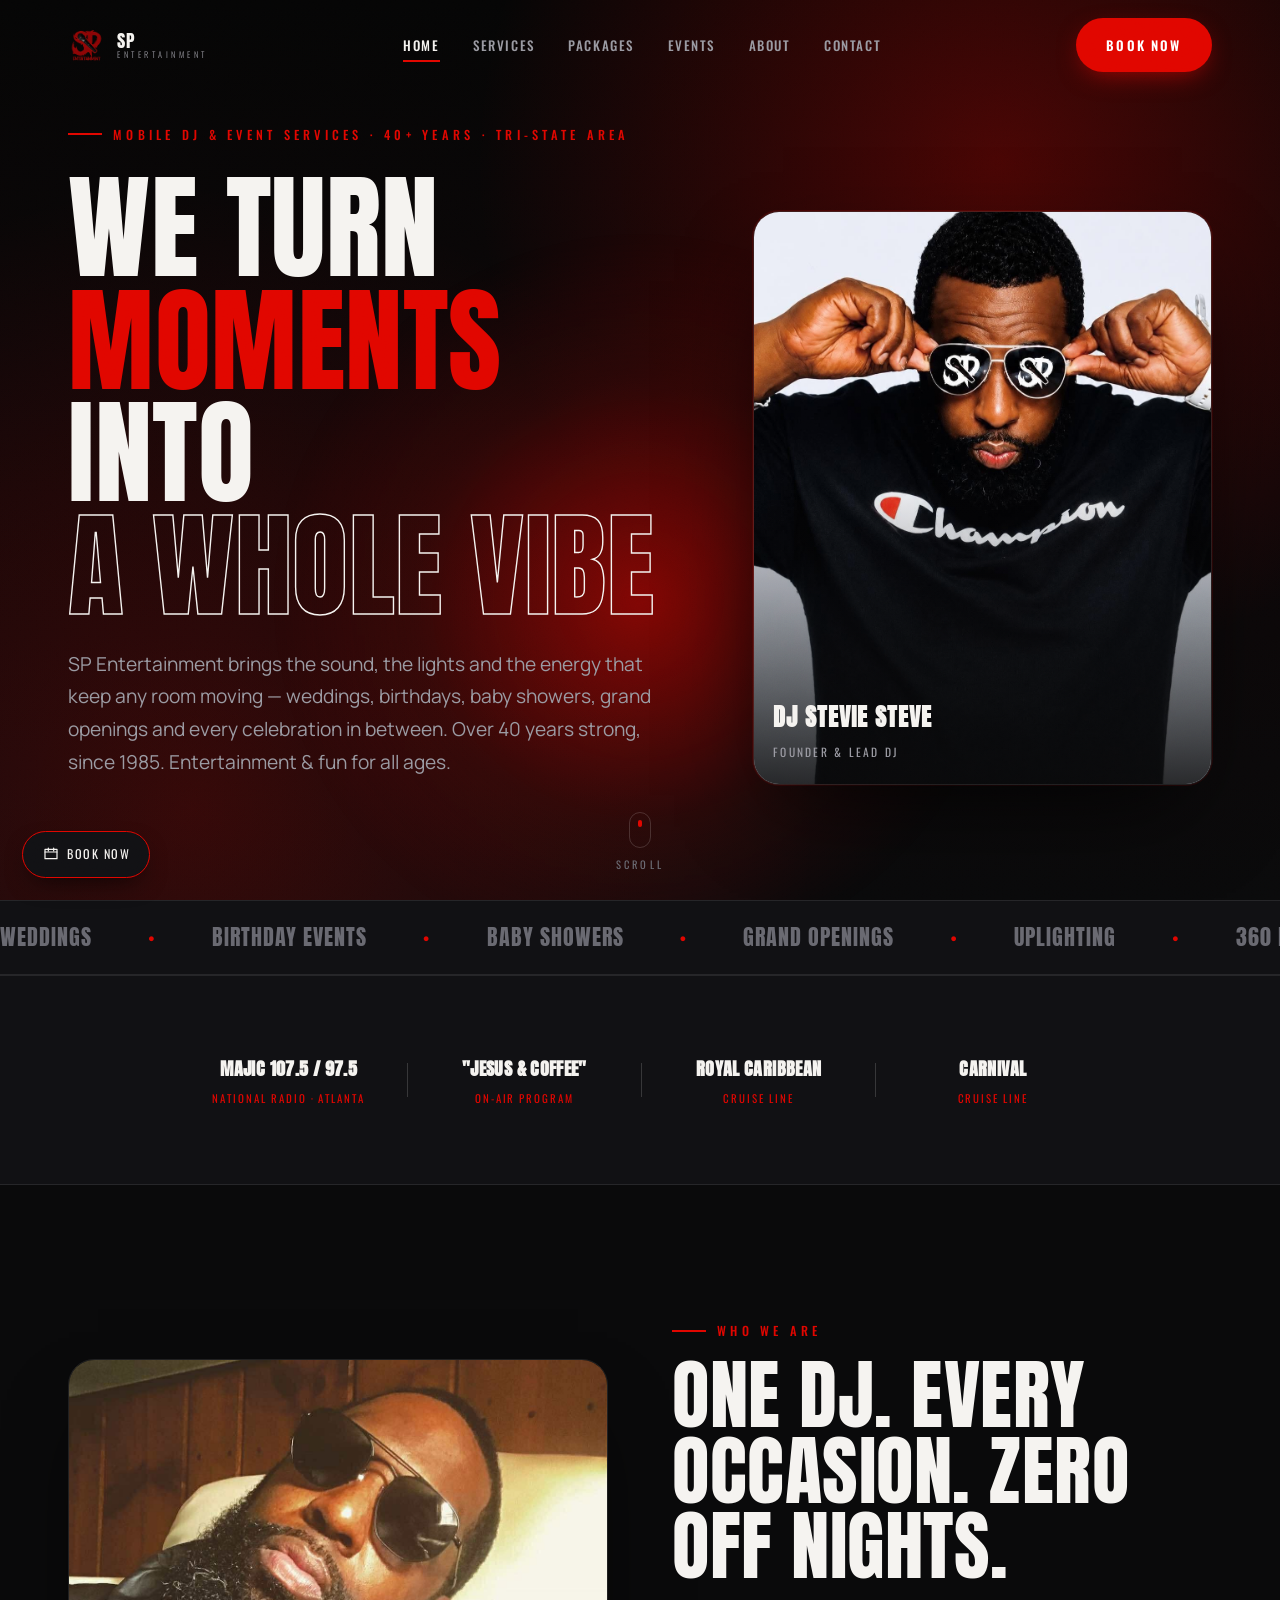
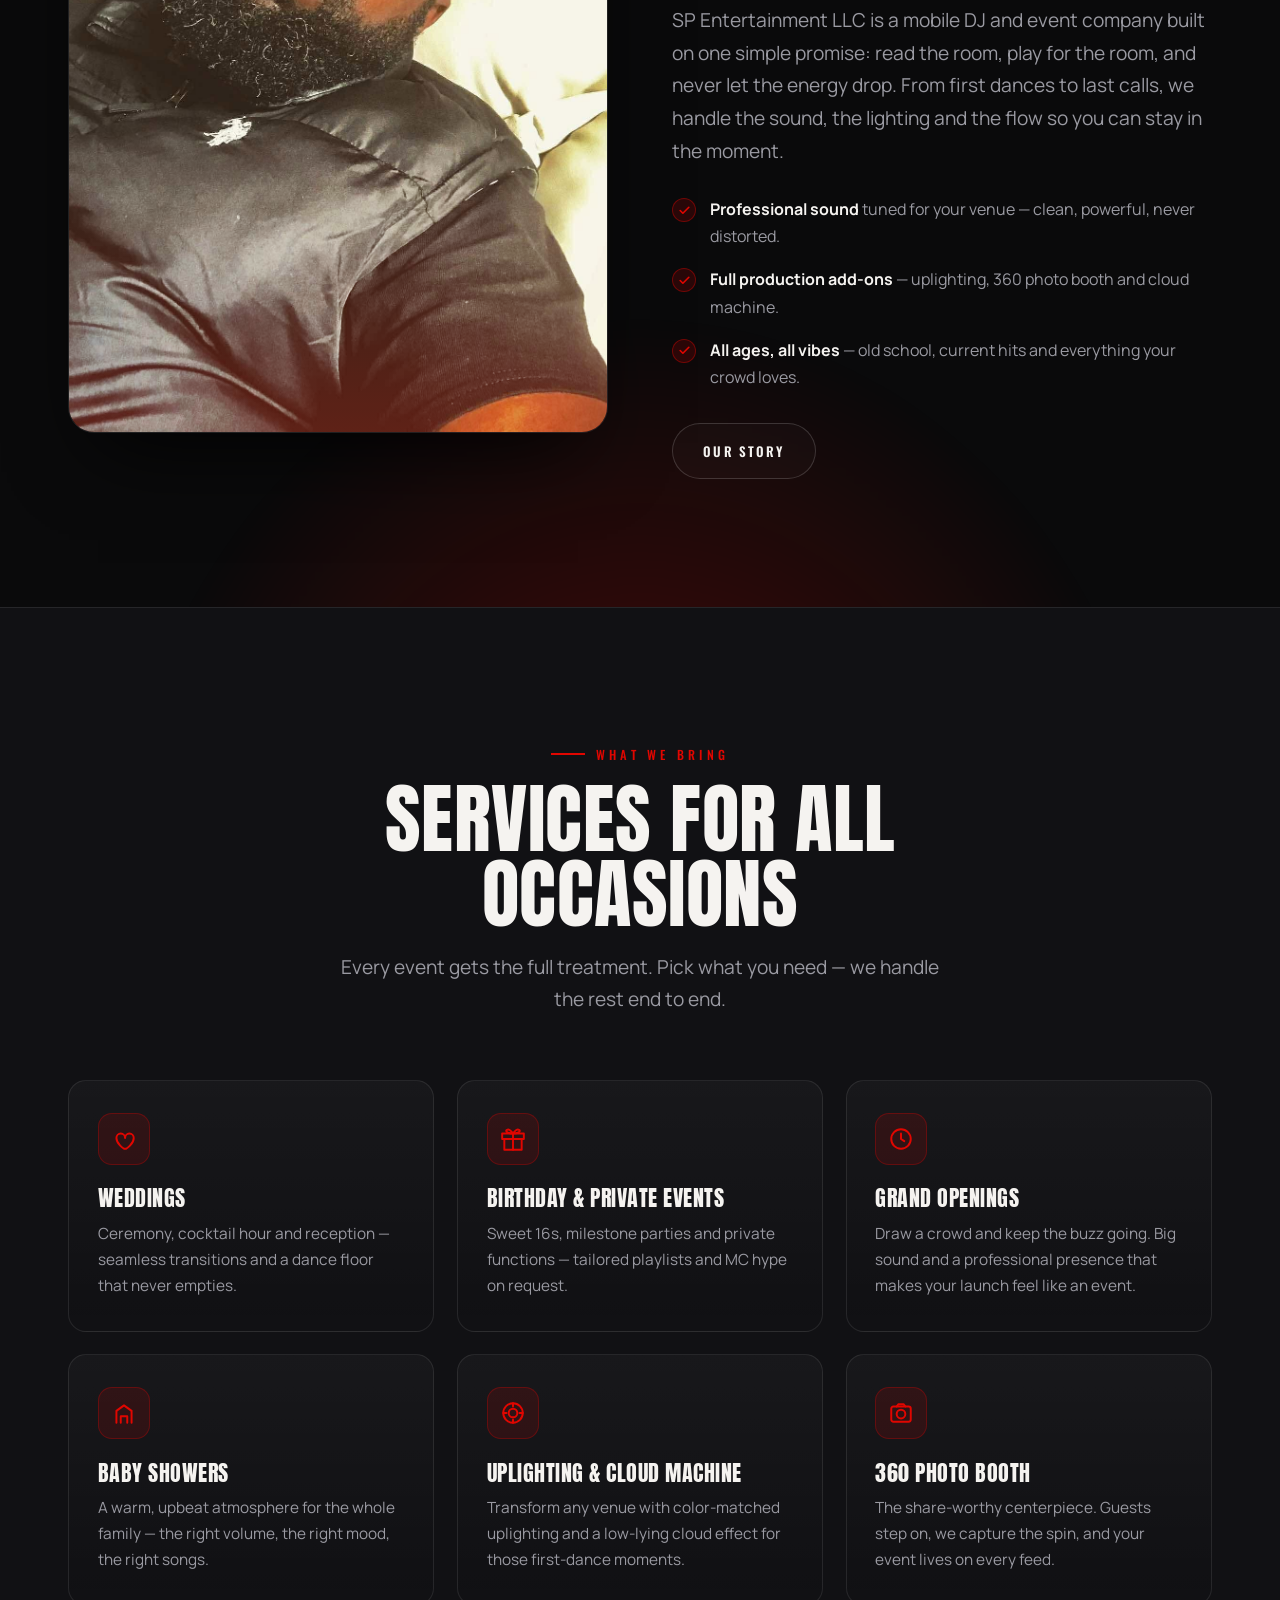
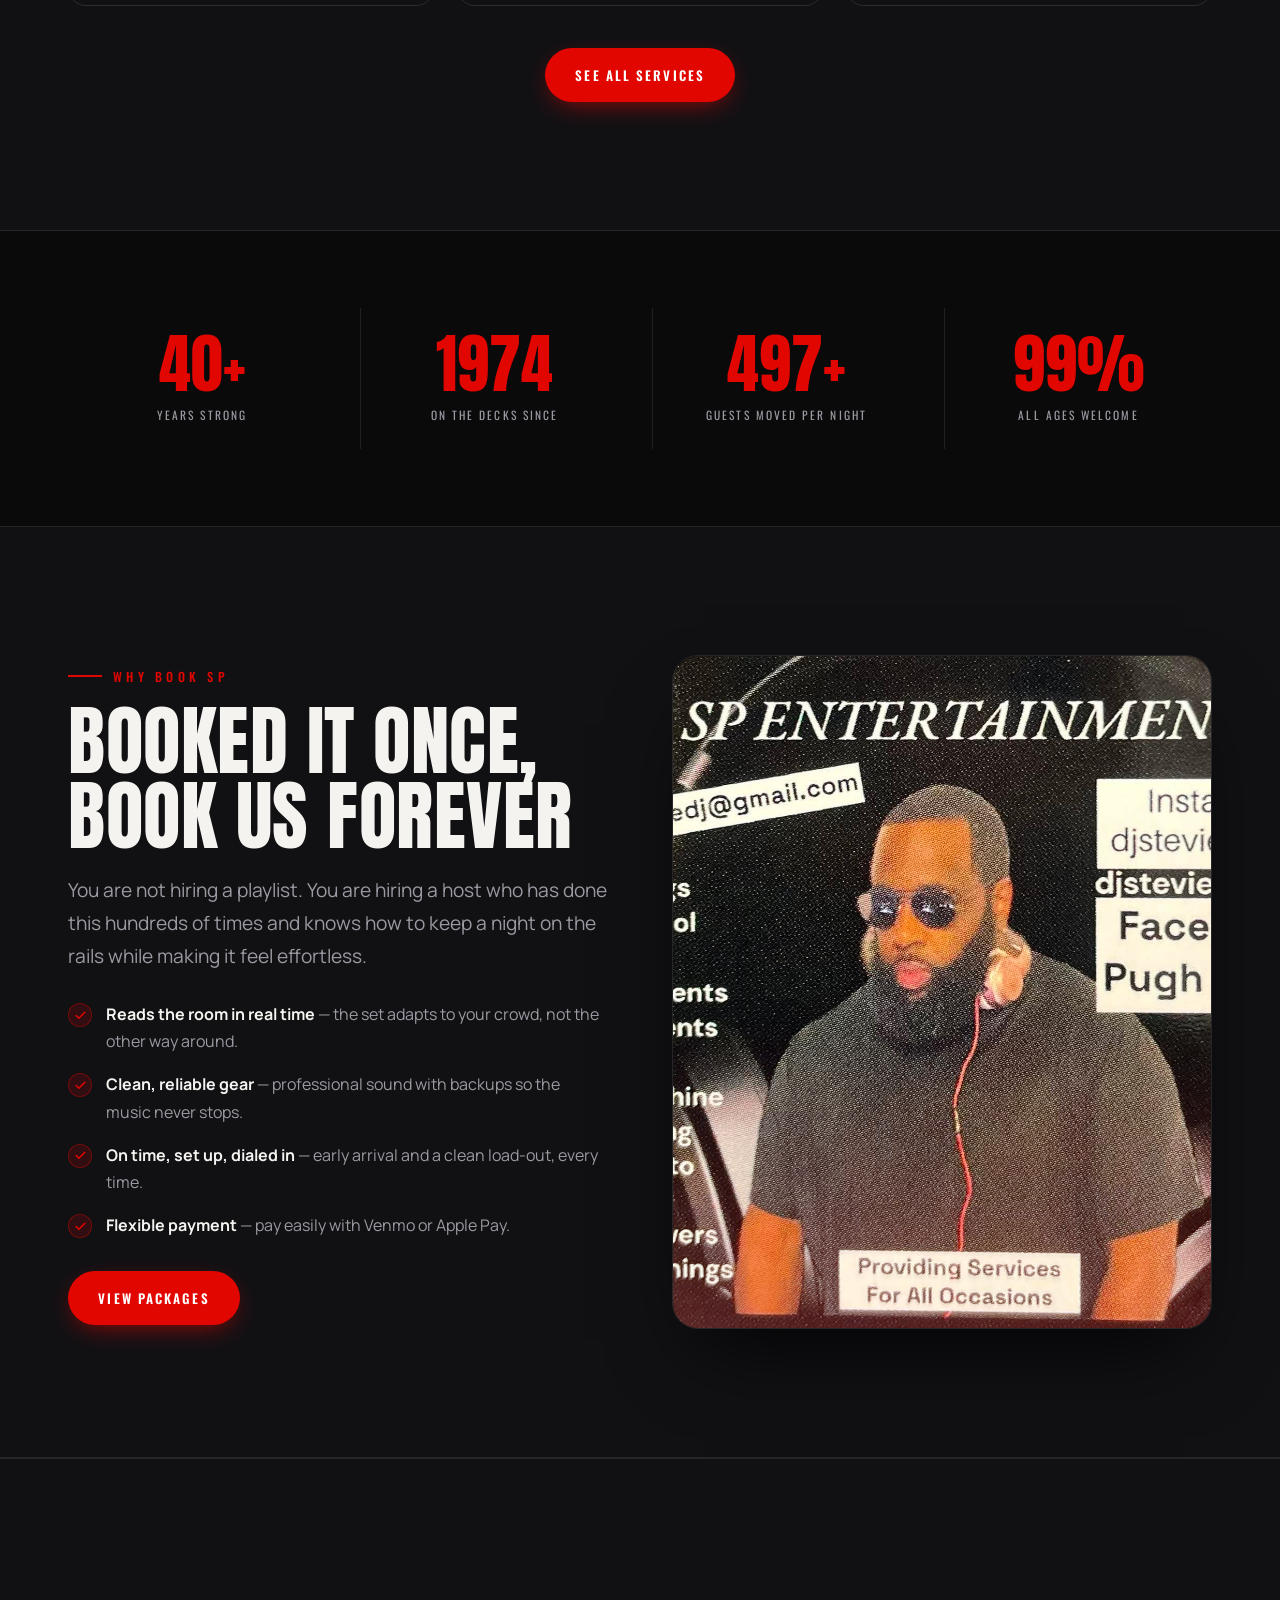
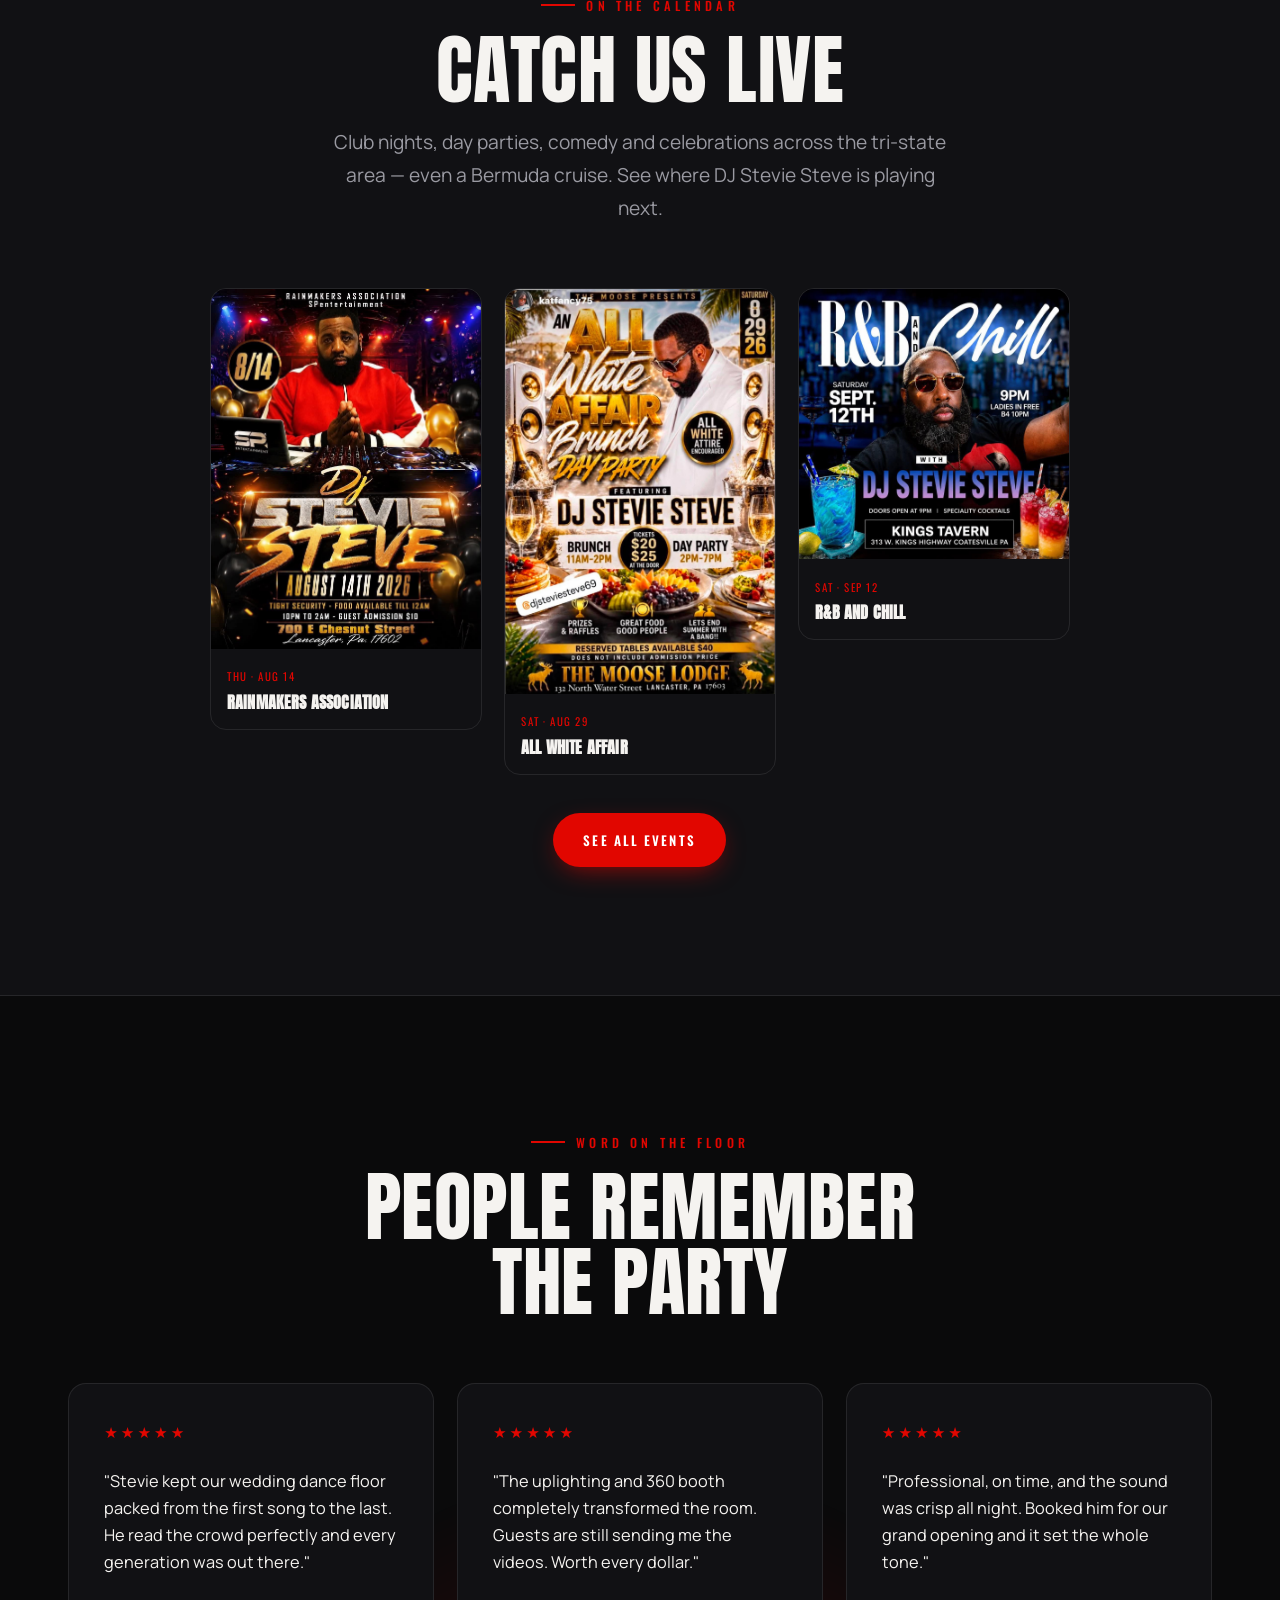
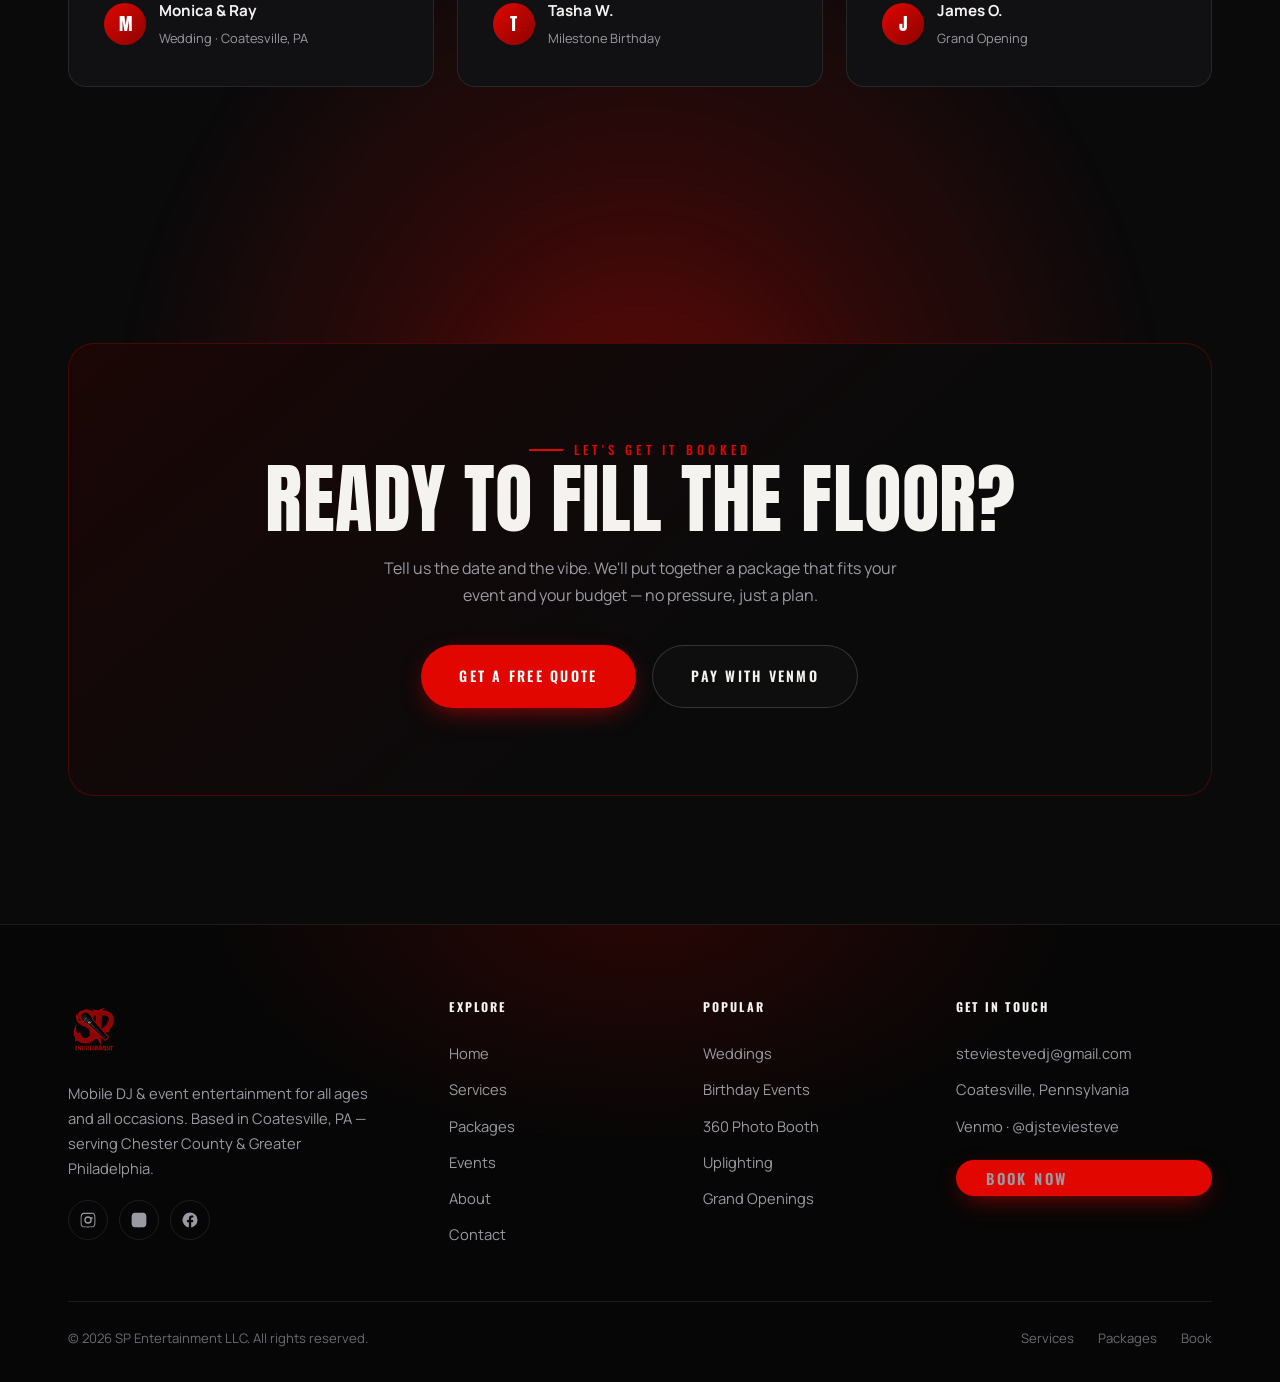
<file: index.html>
<!DOCTYPE html>
<html lang="en">
<head>
  <meta charset="UTF-8" />
  <meta name="viewport" content="width=device-width, initial-scale=1.0" />
  <script>document.documentElement.classList.add('js');</script>

  <!-- SEO -->
  <title>SP Entertainment LLC | Mobile DJ & Event Services — Coatesville, PA</title>
  <meta name="description" content="SP Entertainment LLC is a premium mobile DJ and event service led by Stevie Pugh (DJ Stevie Steve) in Coatesville, PA. Weddings, birthdays, baby showers, grand openings, uplighting, 360 photo booth and more — for all occasions." />
  <meta name="keywords" content="mobile DJ Coatesville PA, wedding DJ Chester County, event DJ Pennsylvania, 360 photo booth, uplighting, baby shower DJ, grand opening DJ, SP Entertainment, DJ Stevie Steve" />
  <meta name="author" content="SP Entertainment LLC" />
  <link rel="canonical" href="https://spentertainmentllc.com/" />

  <!-- Open Graph -->
  <meta property="og:type" content="business.business" />
  <meta property="og:title" content="SP Entertainment LLC | Mobile DJ & Event Services" />
  <meta property="og:description" content="Premium mobile DJ and full event production for weddings, parties and every occasion — Coatesville, PA." />
  <meta property="og:image" content="images/stevie-ceo.jpg" />

  <!-- Favicon -->
  <link rel="icon" href="images/favicon.ico" sizes="any" />
  <link rel="icon" type="image/png" href="images/favicon.png" />
  <link rel="apple-touch-icon" href="images/favicon.png" />

  <!-- Fonts -->
  <link rel="preconnect" href="https://fonts.googleapis.com" />
  <link rel="preconnect" href="https://fonts.gstatic.com" crossorigin />
  <link href="https://fonts.googleapis.com/css2?family=Anton&family=Oswald:wght@300;500;600&family=Manrope:wght@400;500;600;700;800&display=swap" rel="stylesheet" />

  <link rel="stylesheet" href="style.css" />

  <!-- Local Business structured data (SEO) -->
  <script type="application/ld+json">
  {
    "@context": "https://schema.org",
    "@type": "MusicGroup",
    "name": "SP Entertainment LLC",
    "description": "Mobile DJ and event entertainment service for all occasions.",
    "founder": "Stevie Pugh",
    "email": "steviestevedj@gmail.com",
    "areaServed": "Coatesville, Pennsylvania and Greater Philadelphia",
    "sameAs": [
      "https://www.instagram.com/djsteviesteve69",
      "https://www.instagram.com/djsteviesteve5487",
      "https://www.facebook.com/steviestevedj"
    ]
  }
  </script>
</head>
<body>

  <!-- ============================= NAV ============================= -->
  <header class="nav">
    <div class="wrap nav-inner">
      <a href="index.html" class="brand" aria-label="SP Entertainment home">
        <img src="images/logo-red.png" alt="SP Entertainment logo" />
        <span class="brand-word">SP<small>Entertainment</small></span>
      </a>
      <nav class="nav-links" aria-label="Primary">
        <a href="index.html" class="active">Home</a>
        <a href="services.html">Services</a>
        <a href="packages.html">Packages</a>
        <a href="events.html">Events</a>
        <a href="about.html">About</a>
        <a href="contact.html">Contact</a>
      </nav>
      <div class="nav-cta">
        <a href="contact.html" class="btn btn-primary">Book Now</a>
        <button class="nav-toggle" aria-label="Open menu" aria-expanded="false" aria-controls="mobile-menu">
          <span></span><span></span><span></span>
        </button>
      </div>
    </div>
  </header>

  <!-- Mobile drawer -->
  <div class="mobile-menu" id="mobile-menu">
    <a href="index.html" class="active">Home</a>
    <a href="services.html">Services</a>
    <a href="packages.html">Packages</a>
    <a href="events.html">Events</a>
    <a href="about.html">About</a>
    <a href="contact.html">Contact</a>
    <a href="contact.html" class="btn btn-primary btn-lg">Book Now</a>
  </div>

  <!-- ============================= HERO ============================= -->
  <section class="hero">
    <div class="hero-bg"></div>
    <div class="hero-beam"></div>
    <div class="wrap hero-grid">
      <div class="hero-copy">
        <div class="hero-kicker eyebrow reveal">Mobile DJ &amp; Event Services · 40+ Years · Tri-State Area</div>
        <h1 class="display-xl reveal d1">
          <span class="line">We Turn</span>
          <span class="line"><span class="red">Moments</span> Into</span>
          <span class="line stroke">A Whole Vibe</span>
        </h1>
        <p class="lede reveal d2">
          SP Entertainment brings the sound, the lights and the energy that keep any room moving —
          weddings, birthdays, baby showers, grand openings and every celebration in between.
          Over 40 years strong, since 1985. Entertainment &amp; fun for all ages.
        </p>
        <div class="hero-actions reveal d3">
          <a href="contact.html" class="btn btn-primary btn-lg">Get a Free Quote</a>
          <a href="services.html" class="btn btn-ghost btn-lg">Explore Services</a>
          <div class="equalizer" aria-hidden="true"><span></span><span></span><span></span><span></span><span></span></div>
        </div>
      </div>

      <figure class="hero-portrait reveal d2">
        <img src="images/stevie-ceo.jpg" alt="Stevie Pugh, DJ Stevie Steve, founder of SP Entertainment" />
        <figcaption class="tag">
          <b>DJ Stevie Steve</b>
          <span>Founder &amp; Lead DJ</span>
        </figcaption>
      </figure>
    </div>

    <div class="scroll-cue" aria-hidden="true">
      <span class="dot"></span>
      Scroll
    </div>
  </section>

  <!-- ============================= MARQUEE ============================= -->
  <div class="marquee" aria-hidden="true">
    <div class="marquee-track">
      <span>Weddings</span><span>Birthday Events</span><span>Baby Showers</span><span>Grand Openings</span>
      <span>Uplighting</span><span>360 Photo Booth</span><span>Old School</span><span>Private Events</span>
      <span>Weddings</span><span>Birthday Events</span><span>Baby Showers</span><span>Grand Openings</span>
      <span>Uplighting</span><span>360 Photo Booth</span><span>Old School</span><span>Private Events</span>
    </div>
  </div>

  <!-- ============================= CREDENTIALS ============================= -->
  <section class="section-tight creds">
    <div class="wrap">
      <div class="creds-inner reveal">
        <div class="cred"><b>Majic 107.5 / 97.5</b><span>National Radio · Atlanta</span></div>
        <div class="divider" aria-hidden="true"></div>
        <div class="cred"><b>"Jesus &amp; Coffee"</b><span>On-Air Program</span></div>
        <div class="divider" aria-hidden="true"></div>
        <div class="cred"><b>Royal Caribbean</b><span>Cruise Line</span></div>
        <div class="divider" aria-hidden="true"></div>
        <div class="cred"><b>Carnival</b><span>Cruise Line</span></div>
      </div>
    </div>
  </section>

  <!-- ============================= INTRO / ABOUT TEASER ============================= -->
  <section class="section">
    <div class="uplight" aria-hidden="true"></div>
    <div class="wrap split">
      <figure class="split-media reveal">
        <img src="images/stevie-portrait.jpg" alt="DJ Stevie Steve of SP Entertainment" />
        <span class="glow" aria-hidden="true"></span>
      </figure>
      <div class="reveal d1">
        <span class="eyebrow">Who We Are</span>
        <h2 class="display-lg" style="margin:1rem 0 1.3rem;">One DJ. Every Occasion. Zero Off Nights.</h2>
        <p class="lede">
          SP Entertainment LLC is a mobile DJ and event company built on one simple promise:
          read the room, play for the room, and never let the energy drop. From first dances to
          last calls, we handle the sound, the lighting and the flow so you can stay in the moment.
        </p>
        <ul class="checklist">
          <li><span class="tick"><svg viewBox="0 0 24 24" fill="none" stroke-width="3" stroke-linecap="round" stroke-linejoin="round"><path d="M20 6L9 17l-5-5"/></svg></span><span><b>Professional sound</b> tuned for your venue — clean, powerful, never distorted.</span></li>
          <li><span class="tick"><svg viewBox="0 0 24 24" fill="none" stroke-width="3" stroke-linecap="round" stroke-linejoin="round"><path d="M20 6L9 17l-5-5"/></svg></span><span><b>Full production add-ons</b> — uplighting, 360 photo booth and cloud machine.</span></li>
          <li><span class="tick"><svg viewBox="0 0 24 24" fill="none" stroke-width="3" stroke-linecap="round" stroke-linejoin="round"><path d="M20 6L9 17l-5-5"/></svg></span><span><b>All ages, all vibes</b> — old school, current hits and everything your crowd loves.</span></li>
        </ul>
        <a href="about.html" class="btn btn-ghost" style="margin-top:2rem;">Our Story</a>
      </div>
    </div>
  </section>

  <!-- ============================= SERVICES ============================= -->
  <section class="section" id="services" style="background:var(--ink-2); border-block:1px solid var(--line);">
    <div class="wrap">
      <div class="section-head centered reveal">
        <span class="eyebrow centered">What We Bring</span>
        <h2 class="display-lg">Services For All Occasions</h2>
        <p class="lede" style="margin-inline:auto;">Every event gets the full treatment. Pick what you need — we handle the rest end to end.</p>
      </div>

      <div class="grid grid-3">
        <article class="card reveal">
          <div class="icon"><svg viewBox="0 0 24 24" fill="none" stroke-linecap="round" stroke-linejoin="round" stroke-width="1.8"><path d="M12 21s-7-4.35-7-10a4 4 0 018 0 4 4 0 018 0c0 5.65-7 10-7 10z"/></svg></div>
          <h3>Weddings</h3>
          <p>Ceremony, cocktail hour and reception — seamless transitions and a dance floor that never empties.</p>
        </article>
        <article class="card reveal d1">
          <div class="icon"><svg viewBox="0 0 24 24" fill="none" stroke-linecap="round" stroke-linejoin="round" stroke-width="1.8"><path d="M20 12v10H4V12"/><path d="M2 7h20v5H2z"/><path d="M12 22V7"/><path d="M12 7S9 2 6.5 3.5 8 7 12 7zm0 0s3-5 5.5-3.5S16 7 12 7z"/></svg></div>
          <h3>Birthday &amp; Private Events</h3>
          <p>Sweet 16s, milestone parties and private functions — tailored playlists and MC hype on request.</p>
        </article>
        <article class="card reveal d2">
          <div class="icon"><svg viewBox="0 0 24 24" fill="none" stroke-linecap="round" stroke-linejoin="round" stroke-width="1.8"><circle cx="12" cy="12" r="9"/><path d="M12 7v5l3 2"/></svg></div>
          <h3>Grand Openings</h3>
          <p>Draw a crowd and keep the buzz going. Big sound and a professional presence that makes your launch feel like an event.</p>
        </article>
        <article class="card reveal">
          <div class="icon"><svg viewBox="0 0 24 24" fill="none" stroke-linecap="round" stroke-linejoin="round" stroke-width="1.8"><path d="M5 21V10l7-5 7 5v11"/><path d="M9 21v-6h6v6"/></svg></div>
          <h3>Baby Showers</h3>
          <p>A warm, upbeat atmosphere for the whole family — the right volume, the right mood, the right songs.</p>
        </article>
        <article class="card reveal d1">
          <div class="icon"><svg viewBox="0 0 24 24" fill="none" stroke-linecap="round" stroke-linejoin="round" stroke-width="1.8"><circle cx="12" cy="12" r="4"/><circle cx="12" cy="12" r="9"/><path d="M12 3v3M12 18v3M3 12h3M18 12h3"/></svg></div>
          <h3>Uplighting &amp; Cloud Machine</h3>
          <p>Transform any venue with color-matched uplighting and a low-lying cloud effect for those first-dance moments.</p>
        </article>
        <article class="card reveal d2">
          <div class="icon"><svg viewBox="0 0 24 24" fill="none" stroke-linecap="round" stroke-linejoin="round" stroke-width="1.8"><rect x="3" y="6" width="18" height="14" rx="2"/><circle cx="12" cy="13" r="4"/><path d="M8 6l1.5-2h5L16 6"/></svg></div>
          <h3>360 Photo Booth</h3>
          <p>The share-worthy centerpiece. Guests step on, we capture the spin, and your event lives on every feed.</p>
        </article>
      </div>

      <div class="reveal d2" style="text-align:center; margin-top:2.6rem;">
        <a href="services.html" class="btn btn-primary">See All Services</a>
      </div>
    </div>
  </section>

  <!-- ============================= STATS ============================= -->
  <section class="section-tight">
    <div class="wrap">
      <div class="stats reveal">
        <div class="stat"><div class="n"><span data-count="40" data-suffix="+">0</span></div><div class="l">Years Strong</div></div>
        <div class="stat"><div class="n"><span data-count="1985" data-suffix="">0</span></div><div class="l">On The Decks Since</div></div>
        <div class="stat"><div class="n"><span data-count="500" data-suffix="+">0</span></div><div class="l">Guests Moved Per Night</div></div>
        <div class="stat"><div class="n"><span data-count="100" data-suffix="%">0</span></div><div class="l">All Ages Welcome</div></div>
      </div>
    </div>
  </section>

  <!-- ============================= WHY CHOOSE US ============================= -->
  <section class="section" style="background:var(--ink-2); border-block:1px solid var(--line);">
    <div class="wrap split">
      <div class="reveal">
        <span class="eyebrow">Why Book SP</span>
        <h2 class="display-lg" style="margin:1rem 0 1.3rem;">Booked It Once, Book Us Forever</h2>
        <p class="lede">You are not hiring a playlist. You are hiring a host who has done this hundreds of times and knows how to keep a night on the rails while making it feel effortless.</p>
        <ul class="checklist">
          <li><span class="tick"><svg viewBox="0 0 24 24" fill="none" stroke-width="3" stroke-linecap="round" stroke-linejoin="round"><path d="M20 6L9 17l-5-5"/></svg></span><span><b>Reads the room in real time</b> — the set adapts to your crowd, not the other way around.</span></li>
          <li><span class="tick"><svg viewBox="0 0 24 24" fill="none" stroke-width="3" stroke-linecap="round" stroke-linejoin="round"><path d="M20 6L9 17l-5-5"/></svg></span><span><b>Clean, reliable gear</b> — professional sound with backups so the music never stops.</span></li>
          <li><span class="tick"><svg viewBox="0 0 24 24" fill="none" stroke-width="3" stroke-linecap="round" stroke-linejoin="round"><path d="M20 6L9 17l-5-5"/></svg></span><span><b>On time, set up, dialed in</b> — early arrival and a clean load-out, every time.</span></li>
          <li><span class="tick"><svg viewBox="0 0 24 24" fill="none" stroke-width="3" stroke-linecap="round" stroke-linejoin="round"><path d="M20 6L9 17l-5-5"/></svg></span><span><b>Flexible payment</b> — pay easily with Venmo or Apple Pay.</span></li>
        </ul>
        <a href="packages.html" class="btn btn-primary" style="margin-top:2rem;">View Packages</a>
      </div>
      <figure class="split-media reveal d1">
        <img src="images/business-card.jpg" alt="SP Entertainment services — weddings, birthdays, sound, uplighting, 360 photo booth and more" />
        <span class="glow" aria-hidden="true"></span>
      </figure>
    </div>
  </section>

  <!-- ============================= UPCOMING EVENTS TEASER ============================= -->
  <section class="section" style="background:var(--ink-2); border-block:1px solid var(--line);">
    <div class="wrap">
      <div class="section-head centered reveal">
        <span class="eyebrow centered">On The Calendar</span>
        <h2 class="display-lg">Catch Us Live</h2>
        <p class="lede" style="margin-inline:auto;">Club nights, day parties, comedy and celebrations across the tri-state area — even a Bermuda cruise. See where DJ Stevie Steve is playing next.</p>
      </div>
      <div class="flyer-strip">
        <a class="flyer-thumb reveal" href="events.html">
          <img src="images/event-rainmakers.jpg" alt="Rainmakers Association — DJ Stevie Steve, August 14" loading="lazy" />
          <div class="cap"><span class="d">Thu · Aug 14</span><h4>Rainmakers Association</h4></div>
        </a>
        <a class="flyer-thumb reveal d1" href="events.html">
          <img src="images/event-allwhite.jpg" alt="All White Affair Brunch Day Party — DJ Stevie Steve, August 29" loading="lazy" />
          <div class="cap"><span class="d">Sat · Aug 29</span><h4>All White Affair</h4></div>
        </a>
        <a class="flyer-thumb reveal d2" href="events.html">
          <img src="images/event-rbchill.jpg" alt="R&amp;B and Chill — DJ Stevie Steve, September 12" loading="lazy" />
          <div class="cap"><span class="d">Sat · Sep 12</span><h4>R&amp;B and Chill</h4></div>
        </a>
      </div>
      <div class="reveal d2" style="text-align:center; margin-top:2.4rem;">
        <a href="events.html" class="btn btn-primary">See All Events</a>
      </div>
    </div>
  </section>

  <!-- ============================= TESTIMONIALS ============================= -->
  <section class="section">
    <div class="uplight" aria-hidden="true"></div>
    <div class="wrap">
      <div class="section-head centered reveal">
        <span class="eyebrow centered">Word On The Floor</span>
        <h2 class="display-lg">People Remember The Party</h2>
      </div>
      <div class="grid grid-3">
        <blockquote class="quote reveal">
          <div class="stars" aria-label="5 out of 5 stars">★★★★★</div>
          <p>"Stevie kept our wedding dance floor packed from the first song to the last. He read the crowd perfectly and every generation was out there."</p>
          <div class="who"><span class="av">M</span><div><b>Monica &amp; Ray</b><span>Wedding · Coatesville, PA</span></div></div>
        </blockquote>
        <blockquote class="quote reveal d1">
          <div class="stars" aria-label="5 out of 5 stars">★★★★★</div>
          <p>"The uplighting and 360 booth completely transformed the room. Guests are still sending me the videos. Worth every dollar."</p>
          <div class="who"><span class="av">T</span><div><b>Tasha W.</b><span>Milestone Birthday</span></div></div>
        </blockquote>
        <blockquote class="quote reveal d2">
          <div class="stars" aria-label="5 out of 5 stars">★★★★★</div>
          <p>"Professional, on time, and the sound was crisp all night. Booked him for our grand opening and it set the whole tone."</p>
          <div class="who"><span class="av">J</span><div><b>James O.</b><span>Grand Opening</span></div></div>
        </blockquote>
      </div>
    </div>
  </section>

  <!-- ============================= CTA BAND ============================= -->
  <section class="section">
    <div class="wrap">
      <div class="cta-band reveal">
        <span class="eyebrow centered">Let's Get It Booked</span>
        <h2 class="display-lg">Ready To Fill The Floor?</h2>
        <p>Tell us the date and the vibe. We'll put together a package that fits your event and your budget — no pressure, just a plan.</p>
        <div class="cta-actions">
          <a href="contact.html" class="btn btn-primary btn-lg">Get a Free Quote</a>
          <a href="https://www.venmo.com/u/djsteviesteve" class="btn btn-ghost btn-lg" target="_blank" rel="noopener">Pay with Venmo</a>
        </div>
      </div>
    </div>
  </section>

  <!-- ============================= FOOTER ============================= -->
  <footer class="footer">
    <span class="footer-glow" aria-hidden="true"></span>
    <div class="wrap">
      <div class="footer-top">
        <div class="footer-brand">
          <img src="images/logo-red.png" alt="SP Entertainment LLC logo" />
          <p>Mobile DJ &amp; event entertainment for all ages and all occasions. Based in Coatesville, PA — serving Chester County &amp; Greater Philadelphia.</p>
          <div class="socials">
            <a href="https://www.instagram.com/djsteviesteve69" target="_blank" rel="noopener" aria-label="Instagram djsteviesteve69"><svg viewBox="0 0 24 24"><path d="M12 2.2c3.2 0 3.6 0 4.85.07 1.17.05 1.8.25 2.23.41.56.22.96.48 1.38.9.42.42.68.82.9 1.38.16.42.36 1.06.41 2.23.06 1.27.07 1.65.07 4.85s0 3.58-.07 4.85c-.05 1.17-.25 1.8-.41 2.23-.22.56-.48.96-.9 1.38-.42.42-.82.68-1.38.9-.42.16-1.06.36-2.23.41-1.27.06-1.65.07-4.85.07s-3.58 0-4.85-.07c-1.17-.05-1.8-.25-2.23-.41a3.7 3.7 0 01-1.38-.9 3.7 3.7 0 01-.9-1.38c-.16-.42-.36-1.06-.41-2.23C2.21 15.58 2.2 15.2 2.2 12s0-3.58.07-4.85c.05-1.17.25-1.8.41-2.23.22-.56.48-.96.9-1.38.42-.42.82-.68 1.38-.9.42-.16 1.06-.36 2.23-.41C8.42 2.21 8.8 2.2 12 2.2zm0 1.8c-3.15 0-3.5 0-4.74.07-.9.04-1.38.19-1.7.32-.43.16-.74.36-1.06.68-.32.32-.52.63-.68 1.06-.13.32-.28.8-.32 1.7C3.4 8.5 3.4 8.85 3.4 12s0 3.5.07 4.74c.04.9.19 1.38.32 1.7.16.43.36.74.68 1.06.32.32.63.52 1.06.68.32.13.8.28 1.7.32 1.24.07 1.59.07 4.74.07s3.5 0 4.74-.07c.9-.04 1.38-.19 1.7-.32.43-.16.74-.36 1.06-.68.32-.32.52-.63.68-1.06.13-.32.28-.8.32-1.7.07-1.24.07-1.59.07-4.74s0-3.5-.07-4.74c-.04-.9-.19-1.38-.32-1.7a2.86 2.86 0 00-.68-1.06 2.86 2.86 0 00-1.06-.68c-.32-.13-.8-.28-1.7-.32C15.5 4 15.15 4 12 4zm0 3.06A4.94 4.94 0 1112 17a4.94 4.94 0 010-9.88zm0 1.8a3.14 3.14 0 100 6.28 3.14 3.14 0 000-6.28zm5.14-.72a1.15 1.15 0 110 2.3 1.15 1.15 0 010-2.3z"/></svg></a>
            <a href="https://www.instagram.com/djsteviesteve5487" target="_blank" rel="noopener" aria-label="Instagram djsteviesteve5487"><svg viewBox="0 0 24 24"><path d="M12 2.2c3.2 0 3.6 0 4.85.07 1.17.05 1.8.25 2.23.41.56.22.96.48 1.38.9.42.42.68.82.9 1.38.16.42.36 1.06.41 2.23.06 1.27.07 1.65.07 4.85s0 3.58-.07 4.85c-.05 1.17-.25 1.8-.41 2.23-.22.56-.48.96-.9 1.38-.42.42-.82.68-1.38.9-.42.16-1.06.36-2.23.41-1.27.06-1.65.07-4.85.07s-3.58 0-4.85-.07c-1.17-.05-1.8-.25-2.23-.41a3.7 3.7 0 01-1.38-.9 3.7 3.7 0 01-.9-1.38c-.16-.42-.36-1.06-.41-2.23C2.21 15.58 2.2 15.2 2.2 12s0-3.58.07-4.85c.05-1.17.25-1.8.41-2.23.22-.56.48-.96.9-1.38.42-.42.82-.68 1.38-.9.42-.16 1.06-.36 2.23-.41C8.42 2.21 8.8 2.2 12 2.2zm0 4.86A4.94 4.94 0 1112 17a4.94 4.94 0 010-9.88zm0 1.8a3.14 3.14 0 100 6.28 3.14 3.14 0 000-6.28zm5.14-.72a1.15 1.15 0 110 2.3 1.15 1.15 0 010-2.3z"/></svg></a>
            <a href="https://www.facebook.com/steviestevedj" target="_blank" rel="noopener" aria-label="Facebook"><svg viewBox="0 0 24 24"><path d="M22 12a10 10 0 10-11.56 9.88v-6.99H7.9V12h2.54V9.8c0-2.5 1.49-3.89 3.78-3.89 1.09 0 2.24.2 2.24.2v2.46h-1.26c-1.24 0-1.63.77-1.63 1.56V12h2.78l-.44 2.89h-2.34v6.99A10 10 0 0022 12z"/></svg></a>
          </div>
        </div>

        <div class="footer-col">
          <h5>Explore</h5>
          <a href="index.html">Home</a>
          <a href="services.html">Services</a>
          <a href="packages.html">Packages</a>
          <a href="events.html">Events</a>
          <a href="about.html">About</a>
          <a href="contact.html">Contact</a>
        </div>

        <div class="footer-col">
          <h5>Popular</h5>
          <a href="services.html">Weddings</a>
          <a href="services.html">Birthday Events</a>
          <a href="services.html">360 Photo Booth</a>
          <a href="services.html">Uplighting</a>
          <a href="services.html">Grand Openings</a>
        </div>

        <div class="footer-col">
          <h5>Get In Touch</h5>
          <a href="mailto:steviestevedj@gmail.com">steviestevedj@gmail.com</a>
          <a href="contact.html">Coatesville, Pennsylvania</a>
          <a href="https://www.venmo.com/u/djsteviesteve" target="_blank" rel="noopener">Venmo · @djsteviesteve</a>
          <a href="contact.html" class="btn btn-primary" style="margin-top:1rem;">Book Now</a>
        </div>
      </div>

      <div class="footer-bottom">
        <p>© <span data-year>2026</span> SP Entertainment LLC. All rights reserved.</p>
        <div class="links">
          <a href="services.html">Services</a>
          <a href="packages.html">Packages</a>
          <a href="contact.html">Book</a>
        </div>
      </div>
    </div>
  </footer>

  <!-- Floating helpers -->
  <a href="contact.html" class="quick-book" aria-label="Quick book">
    <svg viewBox="0 0 24 24" fill="none" stroke="currentColor" stroke-width="1.8" stroke-linecap="round" stroke-linejoin="round"><path d="M3 5h18v14H3z"/><path d="M3 9h18M8 3v4M16 3v4"/></svg>
    <span>Book Now</span>
  </a>
  <button class="to-top" aria-label="Back to top">
    <svg viewBox="0 0 24 24" fill="none" stroke="currentColor" stroke-width="2.2" stroke-linecap="round" stroke-linejoin="round"><path d="M12 19V5M5 12l7-7 7 7"/></svg>
  </button>

  <script src="script.js"></script>
</body>
</html>
</file>
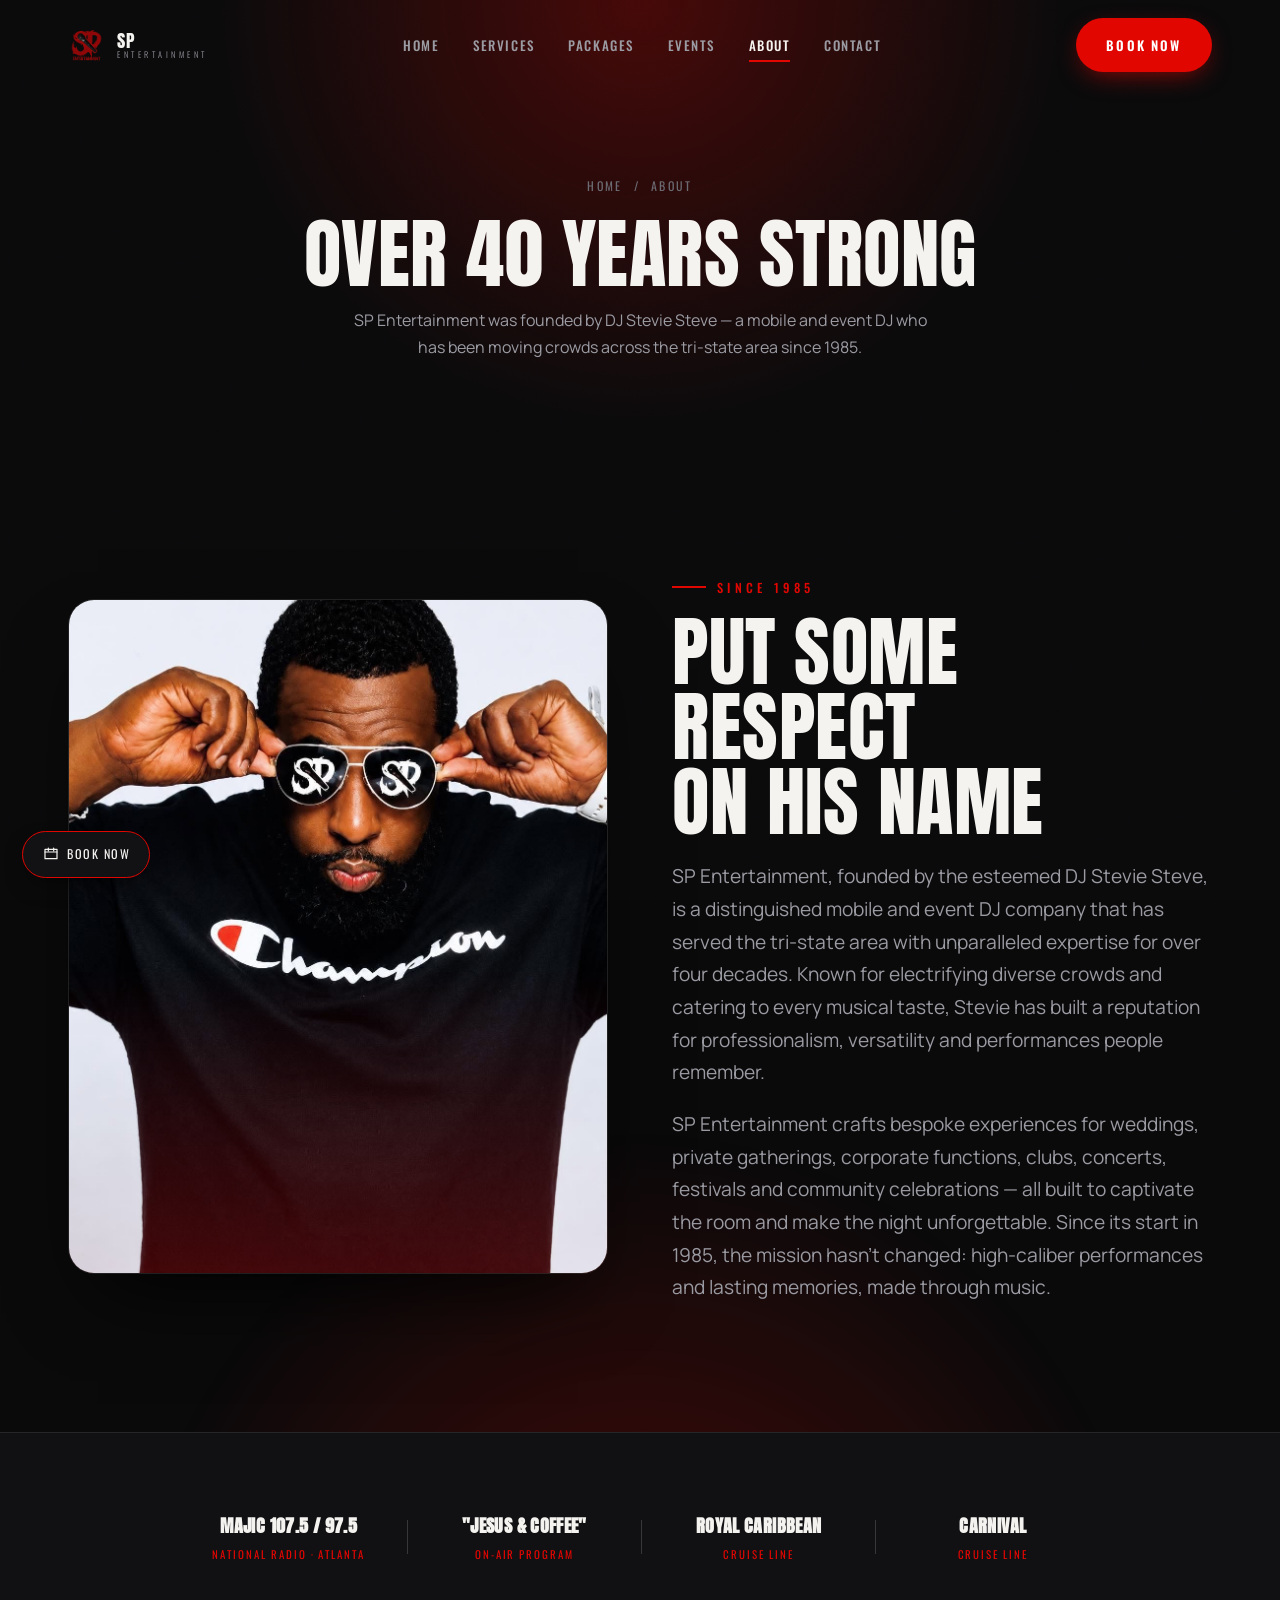
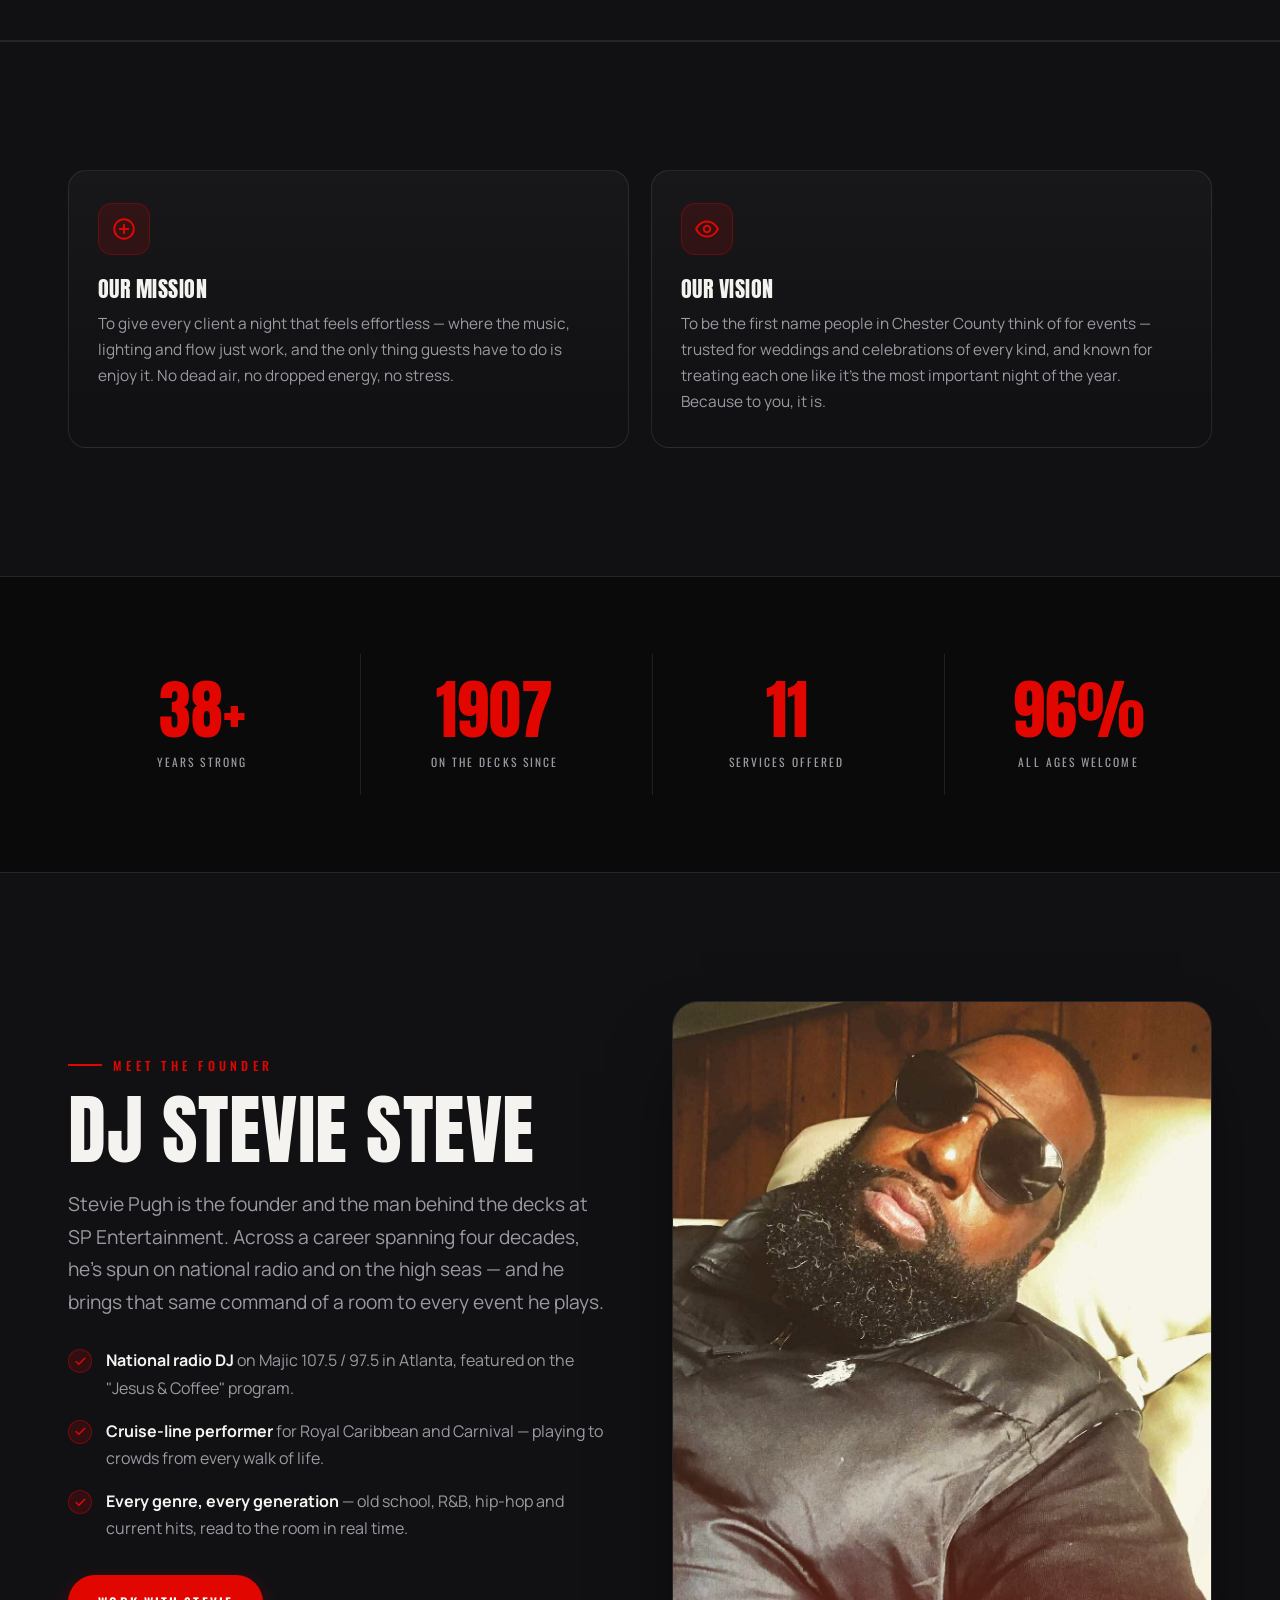
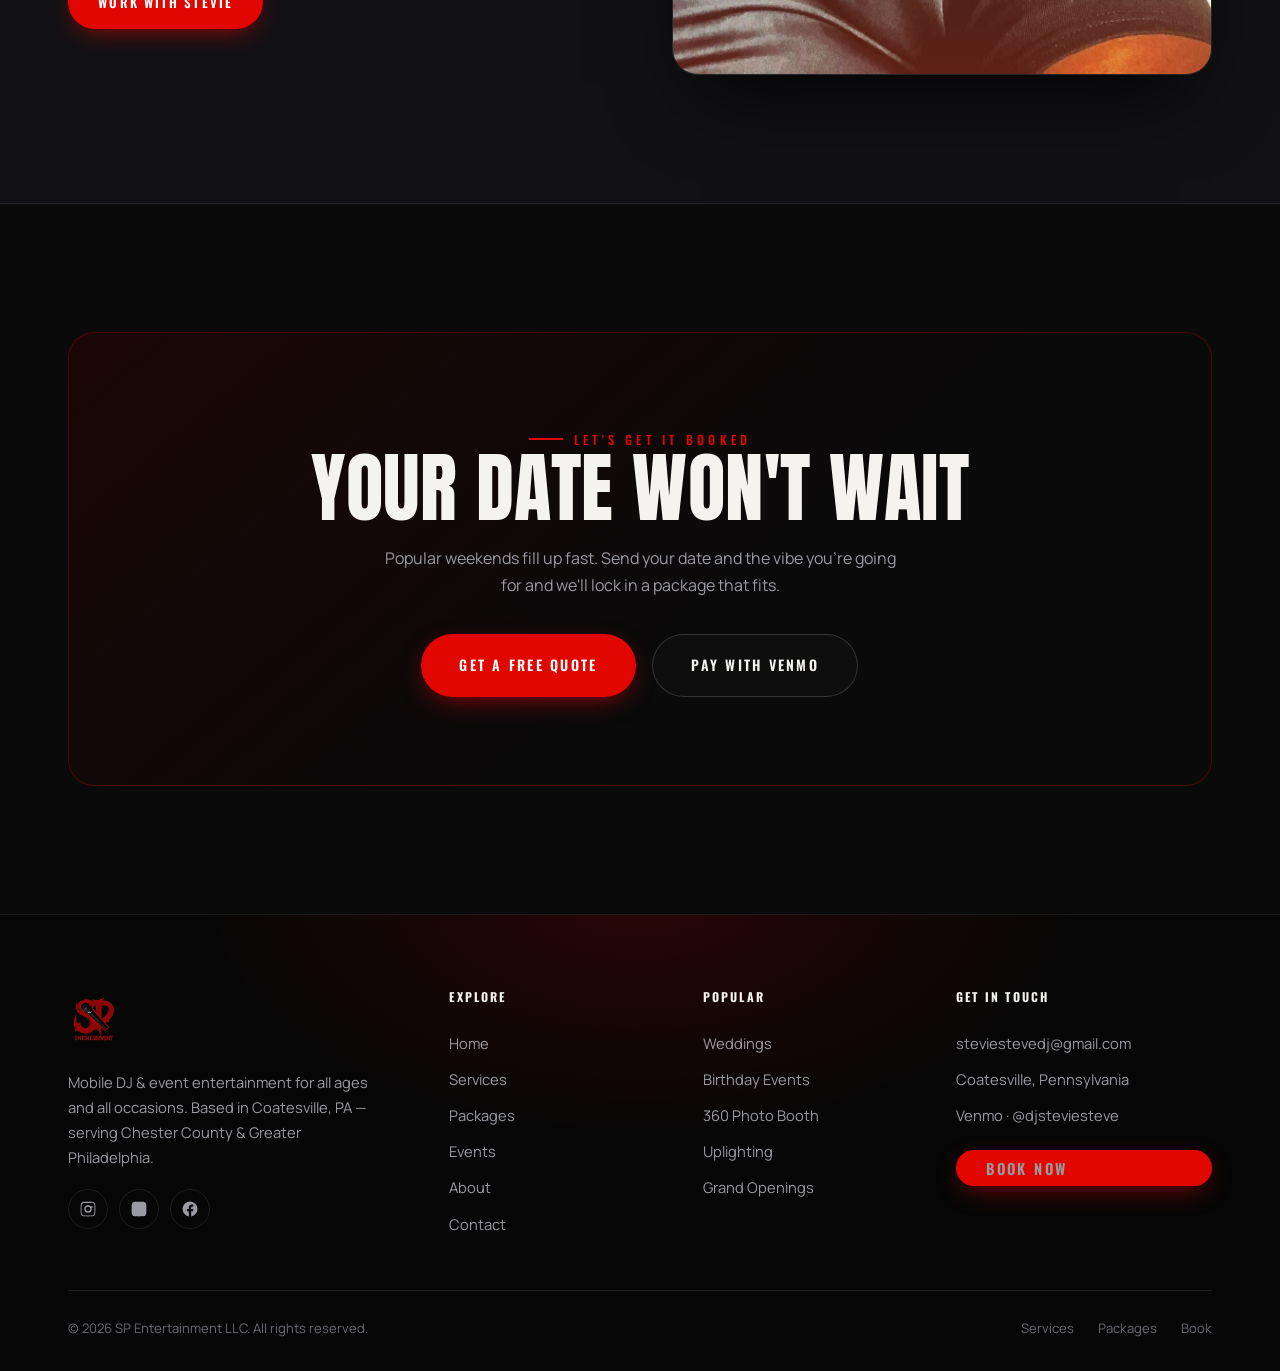
<file: about.html>
<!DOCTYPE html>
<html lang="en">
<head>
  <meta charset="UTF-8" />
  <meta name="viewport" content="width=device-width, initial-scale=1.0" />
  <script>document.documentElement.classList.add('js');</script>

  <title>SP Entertainment LLC | About DJ Stevie Steve — 40+ Years</title>
  <meta name="description" content="Meet DJ Stevie Steve, founder of SP Entertainment — over 40 years moving crowds across the tri-state area since 1985, from national radio on Majic 107.5/97.5 to Royal Caribbean and Carnival cruise lines." />
  <meta name="author" content="SP Entertainment LLC" />
  <link rel="canonical" href="https://spentertainmentllc.com/about.html" />

  <meta property="og:type" content="website" />
  <meta property="og:title" content="SP Entertainment LLC | About DJ Stevie Steve — 40+ Years" />
  <meta property="og:description" content="Meet DJ Stevie Steve, founder of SP Entertainment — over 40 years moving crowds across the tri-state area since 1985, from national radio on Majic 107.5/97.5 to Royal Caribbean and Carnival cruise lines." />
  <meta property="og:image" content="images/stevie-ceo.jpg" />

  <link rel="icon" href="images/favicon.ico" sizes="any" />
  <link rel="icon" type="image/png" href="images/favicon.png" />
  <link rel="apple-touch-icon" href="images/favicon.png" />

  <link rel="preconnect" href="https://fonts.googleapis.com" />
  <link rel="preconnect" href="https://fonts.gstatic.com" crossorigin />
  <link href="https://fonts.googleapis.com/css2?family=Anton&family=Oswald:wght@300;500;600&family=Manrope:wght@400;500;600;700;800&display=swap" rel="stylesheet" />
  <link rel="stylesheet" href="style.css" />
</head>
<body>
  <header class="nav">
    <div class="wrap nav-inner">
      <a href="index.html" class="brand" aria-label="SP Entertainment home">
        <img src="images/logo-red.png" alt="SP Entertainment logo" />
        <span class="brand-word">SP<small>Entertainment</small></span>
      </a>
      <nav class="nav-links" aria-label="Primary">
        <a href="index.html">Home</a>
        <a href="services.html">Services</a>
        <a href="packages.html">Packages</a>
        <a href="events.html">Events</a>
        <a href="about.html" class="active">About</a>
        <a href="contact.html">Contact</a>
      </nav>
      <div class="nav-cta">
        <a href="contact.html" class="btn btn-primary">Book Now</a>
        <button class="nav-toggle" aria-label="Open menu" aria-expanded="false" aria-controls="mobile-menu">
          <span></span><span></span><span></span>
        </button>
      </div>
    </div>
  </header>

  <div class="mobile-menu" id="mobile-menu">
    <a href="index.html">Home</a>
    <a href="services.html">Services</a>
    <a href="packages.html">Packages</a>
    <a href="events.html">Events</a>
    <a href="about.html" class="active">About</a>
    <a href="contact.html">Contact</a>
    <a href="contact.html" class="btn btn-primary btn-lg">Book Now</a>
  </div>

  <section class="page-head">
    <div class="page-head-bg" aria-hidden="true"></div>
    <div class="wrap">
      <div class="crumbs reveal"><a href="index.html">Home</a> &nbsp;/&nbsp; About</div>
      <h1 class="display-lg reveal d1">Over 40 Years Strong</h1>
      <p class="reveal d2">SP Entertainment was founded by DJ Stevie Steve — a mobile and event DJ who has been moving crowds across the tri-state area since 1985.</p>
    </div>
  </section>


  <section class="section">
    <div class="uplight" aria-hidden="true"></div>
    <div class="wrap split">
      <figure class="split-media reveal">
        <img src="images/stevie-ceo.jpg" alt="DJ Stevie Steve, founder of SP Entertainment" />
        <span class="glow" aria-hidden="true"></span>
      </figure>
      <div class="reveal d1">
        <span class="eyebrow">Since 1985</span>
        <h2 class="display-lg" style="margin:1rem 0 1.3rem;">Put Some Respect<br>On His Name</h2>
        <p class="lede">SP Entertainment, founded by the esteemed DJ Stevie Steve, is a distinguished mobile and event DJ company that has served the tri-state area with unparalleled expertise for over four decades. Known for electrifying diverse crowds and catering to every musical taste, Stevie has built a reputation for professionalism, versatility and performances people remember.</p>
        <p class="lede" style="margin-top:1.2rem;">SP Entertainment crafts bespoke experiences for weddings, private gatherings, corporate functions, clubs, concerts, festivals and community celebrations — all built to captivate the room and make the night unforgettable. Since its start in 1985, the mission hasn't changed: high-caliber performances and lasting memories, made through music.</p>
      </div>
    </div>
  </section>

  <section class="section-tight creds">
    <div class="wrap">
      <div class="creds-inner reveal">
        <div class="cred"><b>Majic 107.5 / 97.5</b><span>National Radio · Atlanta</span></div>
        <div class="divider" aria-hidden="true"></div>
        <div class="cred"><b>"Jesus &amp; Coffee"</b><span>On-Air Program</span></div>
        <div class="divider" aria-hidden="true"></div>
        <div class="cred"><b>Royal Caribbean</b><span>Cruise Line</span></div>
        <div class="divider" aria-hidden="true"></div>
        <div class="cred"><b>Carnival</b><span>Cruise Line</span></div>
      </div>
    </div>
  </section>

  <section class="section" style="background:var(--ink-2); border-block:1px solid var(--line);">
    <div class="wrap">
      <div class="grid grid-2">
        <article class="card reveal">
          <div class="icon"><svg viewBox="0 0 24 24" fill="none" stroke-linecap="round" stroke-linejoin="round" stroke-width="1.8"><circle cx="12" cy="12" r="9"/><path d="M12 8v8M8 12h8"/></svg></div>
          <h3>Our Mission</h3>
          <p>To give every client a night that feels effortless — where the music, lighting and flow just work, and the only thing guests have to do is enjoy it. No dead air, no dropped energy, no stress.</p>
        </article>
        <article class="card reveal d1">
          <div class="icon"><svg viewBox="0 0 24 24" fill="none" stroke-linecap="round" stroke-linejoin="round" stroke-width="1.8"><path d="M2 12s3-7 10-7 10 7 10 7-3 7-10 7-10-7-10-7z"/><circle cx="12" cy="12" r="3"/></svg></div>
          <h3>Our Vision</h3>
          <p>To be the first name people in Chester County think of for events — trusted for weddings and celebrations of every kind, and known for treating each one like it's the most important night of the year. Because to you, it is.</p>
        </article>
      </div>
    </div>
  </section>

  <section class="section-tight">
    <div class="wrap">
      <div class="stats reveal">
        <div class="stat"><div class="n"><span data-count="40" data-suffix="+">0</span></div><div class="l">Years Strong</div></div>
        <div class="stat"><div class="n"><span data-count="1985" data-suffix="">0</span></div><div class="l">On The Decks Since</div></div>
        <div class="stat"><div class="n"><span data-count="11" data-suffix="">0</span></div><div class="l">Services Offered</div></div>
        <div class="stat"><div class="n"><span data-count="100" data-suffix="%">0</span></div><div class="l">All Ages Welcome</div></div>
      </div>
    </div>
  </section>

  <section class="section" style="background:var(--ink-2); border-block:1px solid var(--line);">
    <div class="wrap split">
      <div class="reveal">
        <span class="eyebrow">Meet The Founder</span>
        <h2 class="display-lg" style="margin:1rem 0 1.3rem;">DJ Stevie Steve</h2>
        <p class="lede">Stevie Pugh is the founder and the man behind the decks at SP Entertainment. Across a career spanning four decades, he's spun on national radio and on the high seas — and he brings that same command of a room to every event he plays.</p>
        <ul class="checklist">
          <li><span class="tick"><svg viewBox="0 0 24 24" fill="none" stroke-width="3" stroke-linecap="round" stroke-linejoin="round"><path d="M20 6L9 17l-5-5"/></svg></span><span><b>National radio DJ</b> on Majic 107.5 / 97.5 in Atlanta, featured on the "Jesus &amp; Coffee" program.</span></li>
          <li><span class="tick"><svg viewBox="0 0 24 24" fill="none" stroke-width="3" stroke-linecap="round" stroke-linejoin="round"><path d="M20 6L9 17l-5-5"/></svg></span><span><b>Cruise-line performer</b> for Royal Caribbean and Carnival — playing to crowds from every walk of life.</span></li>
          <li><span class="tick"><svg viewBox="0 0 24 24" fill="none" stroke-width="3" stroke-linecap="round" stroke-linejoin="round"><path d="M20 6L9 17l-5-5"/></svg></span><span><b>Every genre, every generation</b> — old school, R&amp;B, hip-hop and current hits, read to the room in real time.</span></li>
        </ul>
        <a href="contact.html" class="btn btn-primary" style="margin-top:2rem;">Work With Stevie</a>
      </div>
      <figure class="split-media reveal d1">
        <img src="images/stevie-portrait.jpg" alt="DJ Stevie Steve of SP Entertainment" />
        <span class="glow" aria-hidden="true"></span>
      </figure>
    </div>
  </section>

  <section class="section">
    <div class="wrap">
      <div class="cta-band reveal">
        <span class="eyebrow centered">Let's Get It Booked</span>
        <h2 class="display-lg">Your Date Won't Wait</h2>
        <p>Popular weekends fill up fast. Send your date and the vibe you're going for and we'll lock in a package that fits.</p>
        <div class="cta-actions">
          <a href="contact.html" class="btn btn-primary btn-lg">Get a Free Quote</a>
          <a href="https://www.venmo.com/u/djsteviesteve" class="btn btn-ghost btn-lg" target="_blank" rel="noopener">Pay with Venmo</a>
        </div>
      </div>
    </div>
  </section>

  <footer class="footer">
    <span class="footer-glow" aria-hidden="true"></span>
    <div class="wrap">
      <div class="footer-top">
        <div class="footer-brand">
          <img src="images/logo-red.png" alt="SP Entertainment LLC logo" />
          <p>Mobile DJ &amp; event entertainment for all ages and all occasions. Based in Coatesville, PA — serving Chester County &amp; Greater Philadelphia.</p>
          <div class="socials">
            <a href="https://www.instagram.com/djsteviesteve69" target="_blank" rel="noopener" aria-label="Instagram djsteviesteve69"><svg viewBox="0 0 24 24"><path d="M12 2.2c3.2 0 3.6 0 4.85.07 1.17.05 1.8.25 2.23.41.56.22.96.48 1.38.9.42.42.68.82.9 1.38.16.42.36 1.06.41 2.23.06 1.27.07 1.65.07 4.85s0 3.58-.07 4.85c-.05 1.17-.25 1.8-.41 2.23-.22.56-.48.96-.9 1.38-.42.42-.82.68-1.38.9-.42.16-1.06.36-2.23.41-1.27.06-1.65.07-4.85.07s-3.58 0-4.85-.07c-1.17-.05-1.8-.25-2.23-.41a3.7 3.7 0 01-1.38-.9 3.7 3.7 0 01-.9-1.38c-.16-.42-.36-1.06-.41-2.23C2.21 15.58 2.2 15.2 2.2 12s0-3.58.07-4.85c.05-1.17.25-1.8.41-2.23.22-.56.48-.96.9-1.38.42-.42.82-.68 1.38-.9.42-.16 1.06-.36 2.23-.41C8.42 2.21 8.8 2.2 12 2.2zm0 1.8c-3.15 0-3.5 0-4.74.07-.9.04-1.38.19-1.7.32-.43.16-.74.36-1.06.68-.32.32-.52.63-.68 1.06-.13.32-.28.8-.32 1.7C3.4 8.5 3.4 8.85 3.4 12s0 3.5.07 4.74c.04.9.19 1.38.32 1.7.16.43.36.74.68 1.06.32.32.63.52 1.06.68.32.13.8.28 1.7.32 1.24.07 1.59.07 4.74.07s3.5 0 4.74-.07c.9-.04 1.38-.19 1.7-.32.43-.16.74-.36 1.06-.68.32-.32.52-.63.68-1.06.13-.32.28-.8.32-1.7.07-1.24.07-1.59.07-4.74s0-3.5-.07-4.74c-.04-.9-.19-1.38-.32-1.7a2.86 2.86 0 00-.68-1.06 2.86 2.86 0 00-1.06-.68c-.32-.13-.8-.28-1.7-.32C15.5 4 15.15 4 12 4zm0 3.06A4.94 4.94 0 1112 17a4.94 4.94 0 010-9.88zm0 1.8a3.14 3.14 0 100 6.28 3.14 3.14 0 000-6.28zm5.14-.72a1.15 1.15 0 110 2.3 1.15 1.15 0 010-2.3z"/></svg></a>
            <a href="https://www.instagram.com/djsteviesteve5487" target="_blank" rel="noopener" aria-label="Instagram djsteviesteve5487"><svg viewBox="0 0 24 24"><path d="M12 2.2c3.2 0 3.6 0 4.85.07 1.17.05 1.8.25 2.23.41.56.22.96.48 1.38.9.42.42.68.82.9 1.38.16.42.36 1.06.41 2.23.06 1.27.07 1.65.07 4.85s0 3.58-.07 4.85c-.05 1.17-.25 1.8-.41 2.23-.22.56-.48.96-.9 1.38-.42.42-.82.68-1.38.9-.42.16-1.06.36-2.23.41-1.27.06-1.65.07-4.85.07s-3.58 0-4.85-.07c-1.17-.05-1.8-.25-2.23-.41a3.7 3.7 0 01-1.38-.9 3.7 3.7 0 01-.9-1.38c-.16-.42-.36-1.06-.41-2.23C2.21 15.58 2.2 15.2 2.2 12s0-3.58.07-4.85c.05-1.17.25-1.8.41-2.23.22-.56.48-.96.9-1.38.42-.42.82-.68 1.38-.9.42-.16 1.06-.36 2.23-.41C8.42 2.21 8.8 2.2 12 2.2zm0 4.86A4.94 4.94 0 1112 17a4.94 4.94 0 010-9.88zm0 1.8a3.14 3.14 0 100 6.28 3.14 3.14 0 000-6.28zm5.14-.72a1.15 1.15 0 110 2.3 1.15 1.15 0 010-2.3z"/></svg></a>
            <a href="https://www.facebook.com/steviestevedj" target="_blank" rel="noopener" aria-label="Facebook"><svg viewBox="0 0 24 24"><path d="M22 12a10 10 0 10-11.56 9.88v-6.99H7.9V12h2.54V9.8c0-2.5 1.49-3.89 3.78-3.89 1.09 0 2.24.2 2.24.2v2.46h-1.26c-1.24 0-1.63.77-1.63 1.56V12h2.78l-.44 2.89h-2.34v6.99A10 10 0 0022 12z"/></svg></a>
          </div>
        </div>
        <div class="footer-col">
          <h5>Explore</h5>
          <a href="index.html">Home</a>
          <a href="services.html">Services</a>
          <a href="packages.html">Packages</a>
          <a href="events.html">Events</a>
          <a href="about.html">About</a>
          <a href="contact.html">Contact</a>
        </div>
        <div class="footer-col">
          <h5>Popular</h5>
          <a href="services.html">Weddings</a>
          <a href="services.html">Birthday Events</a>
          <a href="services.html">360 Photo Booth</a>
          <a href="services.html">Uplighting</a>
          <a href="services.html">Grand Openings</a>
        </div>
        <div class="footer-col">
          <h5>Get In Touch</h5>
          <a href="mailto:steviestevedj@gmail.com">steviestevedj@gmail.com</a>
          <a href="contact.html">Coatesville, Pennsylvania</a>
          <a href="https://www.venmo.com/u/djsteviesteve" target="_blank" rel="noopener">Venmo · @djsteviesteve</a>
          <a href="contact.html" class="btn btn-primary" style="margin-top:1rem;">Book Now</a>
        </div>
      </div>
      <div class="footer-bottom">
        <p>© <span data-year>2026</span> SP Entertainment LLC. All rights reserved.</p>
        <div class="links">
          <a href="services.html">Services</a>
          <a href="packages.html">Packages</a>
          <a href="contact.html">Book</a>
        </div>
      </div>
    </div>
  </footer>

  <a href="contact.html" class="quick-book" aria-label="Quick book">
    <svg viewBox="0 0 24 24" fill="none" stroke="currentColor" stroke-width="1.8" stroke-linecap="round" stroke-linejoin="round"><path d="M3 5h18v14H3z"/><path d="M3 9h18M8 3v4M16 3v4"/></svg>
    <span>Book Now</span>
  </a>
  <button class="to-top" aria-label="Back to top">
    <svg viewBox="0 0 24 24" fill="none" stroke="currentColor" stroke-width="2.2" stroke-linecap="round" stroke-linejoin="round"><path d="M12 19V5M5 12l7-7 7 7"/></svg>
  </button>

  <script src="script.js"></script>
</body>
</html>
</file>
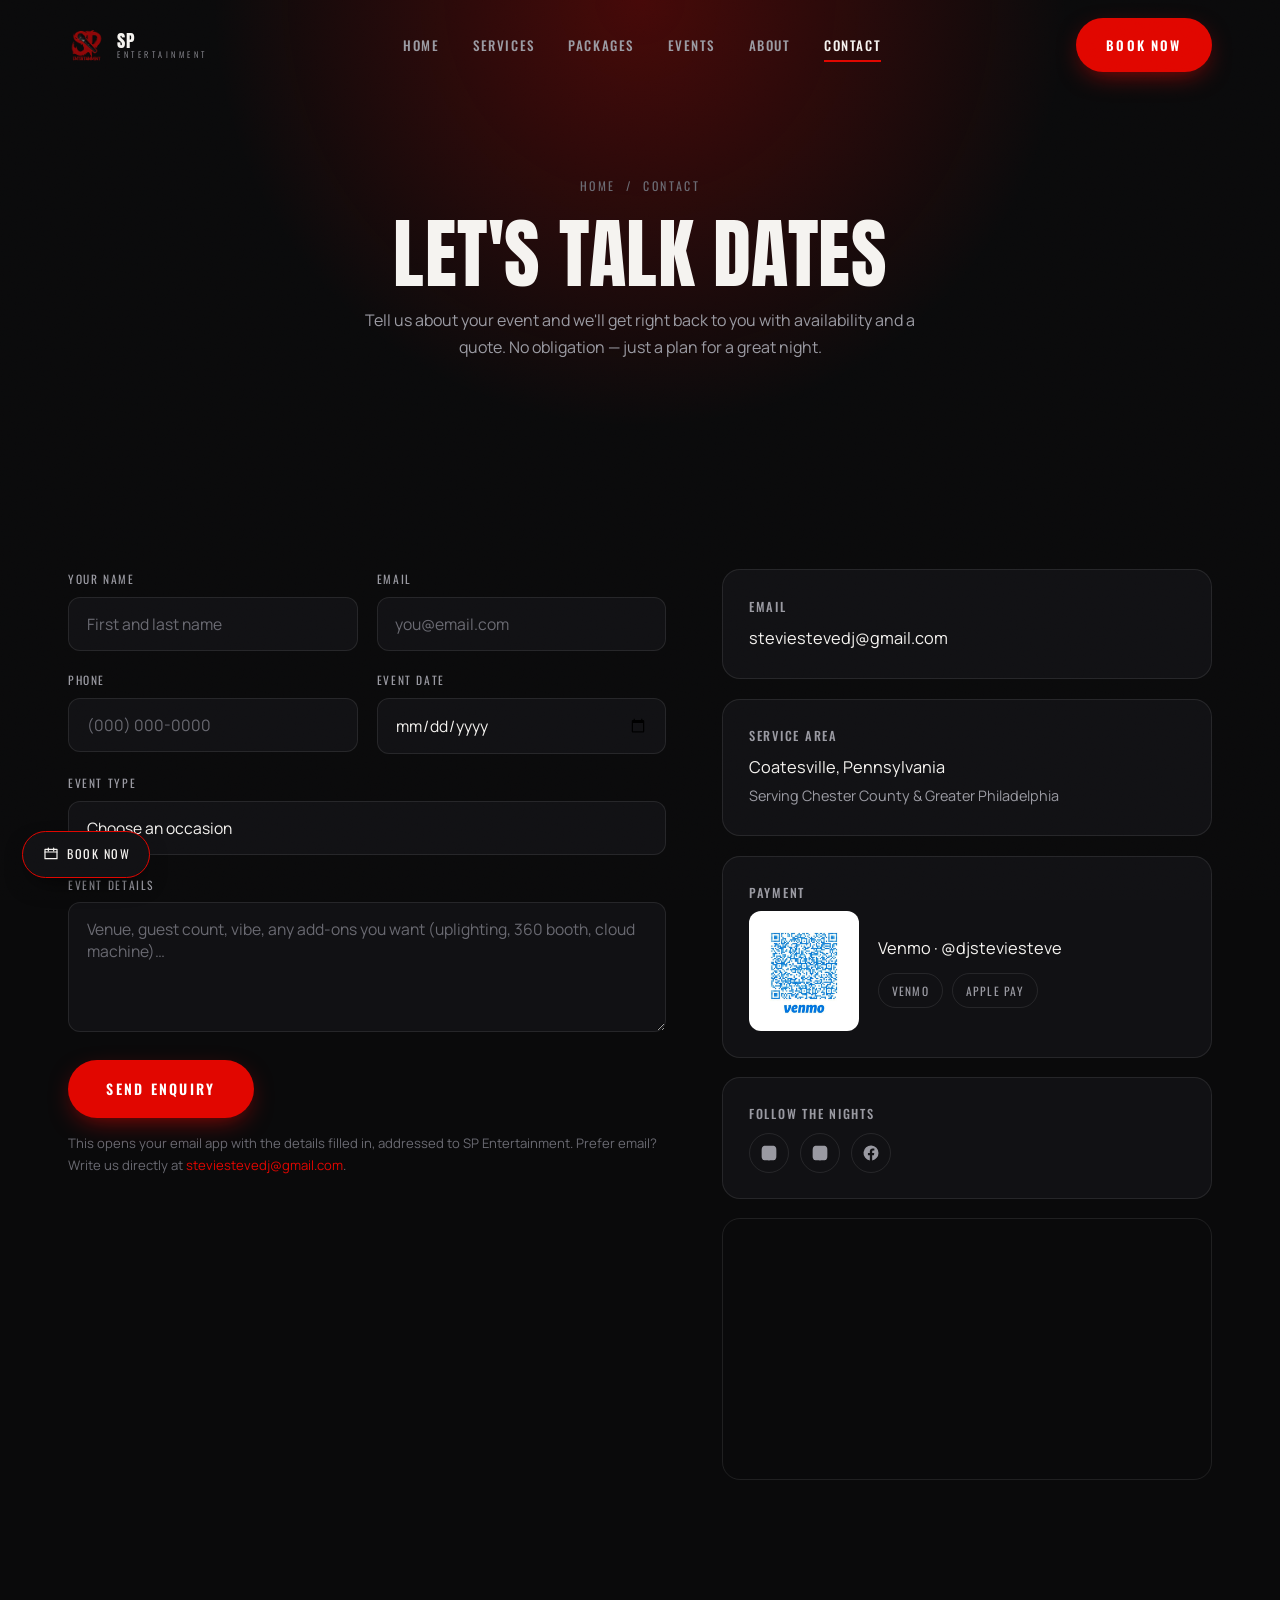
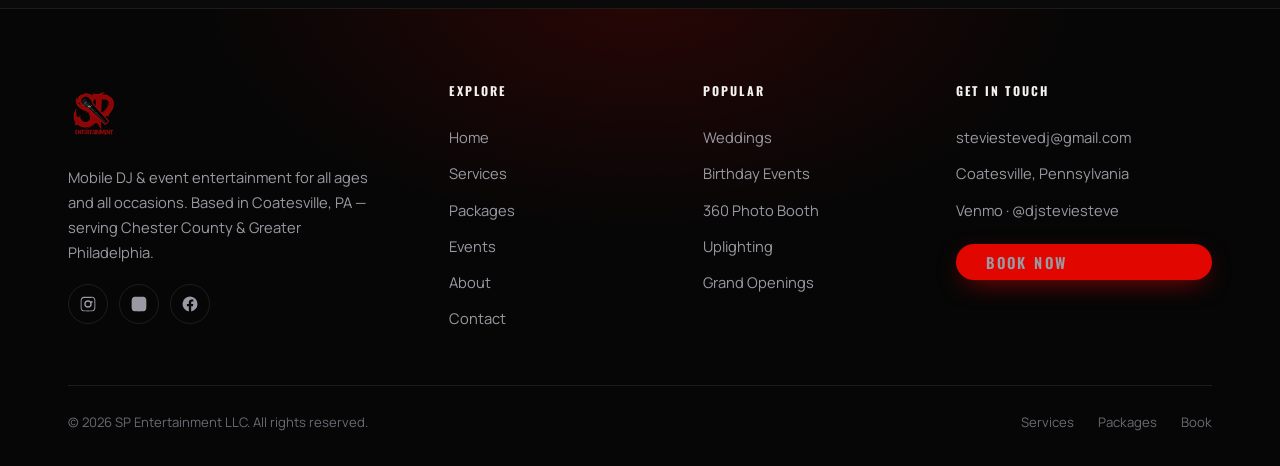
<file: contact.html>
<!DOCTYPE html>
<html lang="en">
<head>
  <meta charset="UTF-8" />
  <meta name="viewport" content="width=device-width, initial-scale=1.0" />
  <script>document.documentElement.classList.add('js');</script>

  <title>SP Entertainment LLC | Contact &amp; Book Your Event</title>
  <meta name="description" content="Book SP Entertainment for your next event in Coatesville, PA and the greater Philadelphia area. Send your date for a free quote, or reach us at steviestevedj@gmail.com." />
  <meta name="author" content="SP Entertainment LLC" />
  <link rel="canonical" href="https://spentertainmentllc.com/contact.html" />

  <meta property="og:type" content="website" />
  <meta property="og:title" content="SP Entertainment LLC | Contact &amp; Book Your Event" />
  <meta property="og:description" content="Book SP Entertainment for your next event in Coatesville, PA and the greater Philadelphia area. Send your date for a free quote, or reach us at steviestevedj@gmail.com." />
  <meta property="og:image" content="images/stevie-ceo.jpg" />

  <link rel="icon" href="images/favicon.ico" sizes="any" />
  <link rel="icon" type="image/png" href="images/favicon.png" />
  <link rel="apple-touch-icon" href="images/favicon.png" />

  <link rel="preconnect" href="https://fonts.googleapis.com" />
  <link rel="preconnect" href="https://fonts.gstatic.com" crossorigin />
  <link href="https://fonts.googleapis.com/css2?family=Anton&family=Oswald:wght@300;500;600&family=Manrope:wght@400;500;600;700;800&display=swap" rel="stylesheet" />
  <link rel="stylesheet" href="style.css" />
</head>
<body>
  <header class="nav">
    <div class="wrap nav-inner">
      <a href="index.html" class="brand" aria-label="SP Entertainment home">
        <img src="images/logo-red.png" alt="SP Entertainment logo" />
        <span class="brand-word">SP<small>Entertainment</small></span>
      </a>
      <nav class="nav-links" aria-label="Primary">
        <a href="index.html">Home</a>
        <a href="services.html">Services</a>
        <a href="packages.html">Packages</a>
        <a href="events.html">Events</a>
        <a href="about.html">About</a>
        <a href="contact.html" class="active">Contact</a>
      </nav>
      <div class="nav-cta">
        <a href="contact.html" class="btn btn-primary">Book Now</a>
        <button class="nav-toggle" aria-label="Open menu" aria-expanded="false" aria-controls="mobile-menu">
          <span></span><span></span><span></span>
        </button>
      </div>
    </div>
  </header>

  <div class="mobile-menu" id="mobile-menu">
    <a href="index.html">Home</a>
    <a href="services.html">Services</a>
    <a href="packages.html">Packages</a>
    <a href="events.html">Events</a>
    <a href="about.html">About</a>
    <a href="contact.html" class="active">Contact</a>
    <a href="contact.html" class="btn btn-primary btn-lg">Book Now</a>
  </div>

  <section class="page-head">
    <div class="page-head-bg" aria-hidden="true"></div>
    <div class="wrap">
      <div class="crumbs reveal"><a href="index.html">Home</a> &nbsp;/&nbsp; Contact</div>
      <h1 class="display-lg reveal d1">Let's Talk Dates</h1>
      <p class="reveal d2">Tell us about your event and we'll get right back to you with availability and a quote. No obligation — just a plan for a great night.</p>
    </div>
  </section>


  <section class="section">
    <div class="wrap contact-grid">
      <div class="reveal">
        <form id="booking-form" novalidate>
          <div class="field-row">
            <div class="field">
              <label for="name">Your Name</label>
              <input type="text" id="name" name="name" placeholder="First and last name" required />
            </div>
            <div class="field">
              <label for="email">Email</label>
              <input type="email" id="email" name="email" placeholder="you@email.com" required />
            </div>
          </div>
          <div class="field-row">
            <div class="field">
              <label for="phone">Phone</label>
              <input type="tel" id="phone" name="phone" placeholder="(000) 000-0000" />
            </div>
            <div class="field">
              <label for="event_date">Event Date</label>
              <input type="date" id="event_date" name="event_date" />
            </div>
          </div>
          <div class="field">
            <label for="event_type">Event Type</label>
            <select id="event_type" name="event_type">
              <option value="" disabled selected>Choose an occasion</option>
              <option>Wedding</option>
              <option>Birthday</option>
              <option>Private Event</option>
              <option>Baby Shower</option>
              <option>Grand Opening</option>
              <option>Other</option>
            </select>
          </div>
          <div class="field">
            <label for="message">Event Details</label>
            <textarea id="message" name="message" placeholder="Venue, guest count, vibe, any add-ons you want (uplighting, 360 booth, cloud machine)…"></textarea>
          </div>
          <button type="submit" class="btn btn-primary btn-lg">Send Enquiry</button>
          <p class="form-status" role="status" aria-live="polite" style="margin-top:0.9rem; color:var(--blood); font-size:0.9rem;"></p>
          <p class="form-note">This opens your email app with the details filled in, addressed to SP Entertainment. Prefer email? Write us directly at <a href="mailto:steviestevedj@gmail.com" style="color:var(--blood);">steviestevedj@gmail.com</a>.</p>
        </form>
      </div>

      <aside class="reveal d1">
        <div class="info-card">
          <h4>Email</h4>
          <a href="mailto:steviestevedj@gmail.com">steviestevedj@gmail.com</a>
        </div>
        <div class="info-card">
          <h4>Service Area</h4>
          <p>Coatesville, Pennsylvania<br><span style="color:var(--ash); font-size:0.9rem;">Serving Chester County &amp; Greater Philadelphia</span></p>
        </div>
        <div class="info-card">
          <h4>Payment</h4>
          <div class="pay-row">
            <img class="pay-qr" src="images/venmo-qr.jpg" alt="Venmo QR code to pay SP Entertainment" />
            <div>
              <a href="https://www.venmo.com/u/djsteviesteve" target="_blank" rel="noopener">Venmo · @djsteviesteve</a>
              <div class="pay-badges" style="margin-top:0.7rem;"><span>Venmo</span><span>Apple Pay</span></div>
            </div>
          </div>
        </div>
        <div class="info-card">
          <h4>Follow The Nights</h4>
          <div class="socials" style="margin-top:0.3rem;">
            <a href="https://www.instagram.com/djsteviesteve69" target="_blank" rel="noopener" aria-label="Instagram djsteviesteve69"><svg viewBox="0 0 24 24"><path d="M12 2.2c3.2 0 3.6 0 4.85.07 1.17.05 1.8.25 2.23.41.56.22.96.48 1.38.9.42.42.68.82.9 1.38.16.42.36 1.06.41 2.23.06 1.27.07 1.65.07 4.85s0 3.58-.07 4.85c-.05 1.17-.25 1.8-.41 2.23-.22.56-.48.96-.9 1.38-.42.42-.82.68-1.38.9-.42.16-1.06.36-2.23.41-1.27.06-1.65.07-4.85.07s-3.58 0-4.85-.07c-1.17-.05-1.8-.25-2.23-.41a3.7 3.7 0 01-1.38-.9 3.7 3.7 0 01-.9-1.38c-.16-.42-.36-1.06-.41-2.23C2.21 15.58 2.2 15.2 2.2 12s0-3.58.07-4.85c.05-1.17.25-1.8.41-2.23.22-.56.48-.96.9-1.38.42-.42.82-.68 1.38-.9.42-.16 1.06-.36 2.23-.41C8.42 2.21 8.8 2.2 12 2.2zm0 4.86A4.94 4.94 0 1112 17a4.94 4.94 0 010-9.88zm0 1.8a3.14 3.14 0 100 6.28 3.14 3.14 0 000-6.28zm5.14-.72a1.15 1.15 0 110 2.3 1.15 1.15 0 010-2.3z"/></svg></a>
            <a href="https://www.instagram.com/djsteviesteve5487" target="_blank" rel="noopener" aria-label="Instagram djsteviesteve5487"><svg viewBox="0 0 24 24"><path d="M12 2.2c3.2 0 3.6 0 4.85.07 1.17.05 1.8.25 2.23.41.56.22.96.48 1.38.9.42.42.68.82.9 1.38.16.42.36 1.06.41 2.23.06 1.27.07 1.65.07 4.85s0 3.58-.07 4.85c-.05 1.17-.25 1.8-.41 2.23-.22.56-.48.96-.9 1.38-.42.42-.82.68-1.38.9-.42.16-1.06.36-2.23.41-1.27.06-1.65.07-4.85.07s-3.58 0-4.85-.07c-1.17-.05-1.8-.25-2.23-.41a3.7 3.7 0 01-1.38-.9 3.7 3.7 0 01-.9-1.38c-.16-.42-.36-1.06-.41-2.23C2.21 15.58 2.2 15.2 2.2 12s0-3.58.07-4.85c.05-1.17.25-1.8.41-2.23.22-.56.48-.96.9-1.38.42-.42.82-.68 1.38-.9.42-.16 1.06-.36 2.23-.41C8.42 2.21 8.8 2.2 12 2.2zm0 4.86A4.94 4.94 0 1112 17a4.94 4.94 0 010-9.88zm0 1.8a3.14 3.14 0 100 6.28 3.14 3.14 0 000-6.28zm5.14-.72a1.15 1.15 0 110 2.3 1.15 1.15 0 010-2.3z"/></svg></a>
            <a href="https://www.facebook.com/steviestevedj" target="_blank" rel="noopener" aria-label="Facebook"><svg viewBox="0 0 24 24"><path d="M22 12a10 10 0 10-11.56 9.88v-6.99H7.9V12h2.54V9.8c0-2.5 1.49-3.89 3.78-3.89 1.09 0 2.24.2 2.24.2v2.46h-1.26c-1.24 0-1.63.77-1.63 1.56V12h2.78l-.44 2.89h-2.34v6.99A10 10 0 0022 12z"/></svg></a>
          </div>
        </div>
        <div class="map-embed">
          <iframe title="SP Entertainment service area — Coatesville, Pennsylvania" loading="lazy" referrerpolicy="no-referrer-when-downgrade" src="https://www.google.com/maps?q=Coatesville,+Pennsylvania&output=embed"></iframe>
        </div>
      </aside>
    </div>
  </section>

  <footer class="footer">
    <span class="footer-glow" aria-hidden="true"></span>
    <div class="wrap">
      <div class="footer-top">
        <div class="footer-brand">
          <img src="images/logo-red.png" alt="SP Entertainment LLC logo" />
          <p>Mobile DJ &amp; event entertainment for all ages and all occasions. Based in Coatesville, PA — serving Chester County &amp; Greater Philadelphia.</p>
          <div class="socials">
            <a href="https://www.instagram.com/djsteviesteve69" target="_blank" rel="noopener" aria-label="Instagram djsteviesteve69"><svg viewBox="0 0 24 24"><path d="M12 2.2c3.2 0 3.6 0 4.85.07 1.17.05 1.8.25 2.23.41.56.22.96.48 1.38.9.42.42.68.82.9 1.38.16.42.36 1.06.41 2.23.06 1.27.07 1.65.07 4.85s0 3.58-.07 4.85c-.05 1.17-.25 1.8-.41 2.23-.22.56-.48.96-.9 1.38-.42.42-.82.68-1.38.9-.42.16-1.06.36-2.23.41-1.27.06-1.65.07-4.85.07s-3.58 0-4.85-.07c-1.17-.05-1.8-.25-2.23-.41a3.7 3.7 0 01-1.38-.9 3.7 3.7 0 01-.9-1.38c-.16-.42-.36-1.06-.41-2.23C2.21 15.58 2.2 15.2 2.2 12s0-3.58.07-4.85c.05-1.17.25-1.8.41-2.23.22-.56.48-.96.9-1.38.42-.42.82-.68 1.38-.9.42-.16 1.06-.36 2.23-.41C8.42 2.21 8.8 2.2 12 2.2zm0 1.8c-3.15 0-3.5 0-4.74.07-.9.04-1.38.19-1.7.32-.43.16-.74.36-1.06.68-.32.32-.52.63-.68 1.06-.13.32-.28.8-.32 1.7C3.4 8.5 3.4 8.85 3.4 12s0 3.5.07 4.74c.04.9.19 1.38.32 1.7.16.43.36.74.68 1.06.32.32.63.52 1.06.68.32.13.8.28 1.7.32 1.24.07 1.59.07 4.74.07s3.5 0 4.74-.07c.9-.04 1.38-.19 1.7-.32.43-.16.74-.36 1.06-.68.32-.32.52-.63.68-1.06.13-.32.28-.8.32-1.7.07-1.24.07-1.59.07-4.74s0-3.5-.07-4.74c-.04-.9-.19-1.38-.32-1.7a2.86 2.86 0 00-.68-1.06 2.86 2.86 0 00-1.06-.68c-.32-.13-.8-.28-1.7-.32C15.5 4 15.15 4 12 4zm0 3.06A4.94 4.94 0 1112 17a4.94 4.94 0 010-9.88zm0 1.8a3.14 3.14 0 100 6.28 3.14 3.14 0 000-6.28zm5.14-.72a1.15 1.15 0 110 2.3 1.15 1.15 0 010-2.3z"/></svg></a>
            <a href="https://www.instagram.com/djsteviesteve5487" target="_blank" rel="noopener" aria-label="Instagram djsteviesteve5487"><svg viewBox="0 0 24 24"><path d="M12 2.2c3.2 0 3.6 0 4.85.07 1.17.05 1.8.25 2.23.41.56.22.96.48 1.38.9.42.42.68.82.9 1.38.16.42.36 1.06.41 2.23.06 1.27.07 1.65.07 4.85s0 3.58-.07 4.85c-.05 1.17-.25 1.8-.41 2.23-.22.56-.48.96-.9 1.38-.42.42-.82.68-1.38.9-.42.16-1.06.36-2.23.41-1.27.06-1.65.07-4.85.07s-3.58 0-4.85-.07c-1.17-.05-1.8-.25-2.23-.41a3.7 3.7 0 01-1.38-.9 3.7 3.7 0 01-.9-1.38c-.16-.42-.36-1.06-.41-2.23C2.21 15.58 2.2 15.2 2.2 12s0-3.58.07-4.85c.05-1.17.25-1.8.41-2.23.22-.56.48-.96.9-1.38.42-.42.82-.68 1.38-.9.42-.16 1.06-.36 2.23-.41C8.42 2.21 8.8 2.2 12 2.2zm0 4.86A4.94 4.94 0 1112 17a4.94 4.94 0 010-9.88zm0 1.8a3.14 3.14 0 100 6.28 3.14 3.14 0 000-6.28zm5.14-.72a1.15 1.15 0 110 2.3 1.15 1.15 0 010-2.3z"/></svg></a>
            <a href="https://www.facebook.com/steviestevedj" target="_blank" rel="noopener" aria-label="Facebook"><svg viewBox="0 0 24 24"><path d="M22 12a10 10 0 10-11.56 9.88v-6.99H7.9V12h2.54V9.8c0-2.5 1.49-3.89 3.78-3.89 1.09 0 2.24.2 2.24.2v2.46h-1.26c-1.24 0-1.63.77-1.63 1.56V12h2.78l-.44 2.89h-2.34v6.99A10 10 0 0022 12z"/></svg></a>
          </div>
        </div>
        <div class="footer-col">
          <h5>Explore</h5>
          <a href="index.html">Home</a>
          <a href="services.html">Services</a>
          <a href="packages.html">Packages</a>
          <a href="events.html">Events</a>
          <a href="about.html">About</a>
          <a href="contact.html">Contact</a>
        </div>
        <div class="footer-col">
          <h5>Popular</h5>
          <a href="services.html">Weddings</a>
          <a href="services.html">Birthday Events</a>
          <a href="services.html">360 Photo Booth</a>
          <a href="services.html">Uplighting</a>
          <a href="services.html">Grand Openings</a>
        </div>
        <div class="footer-col">
          <h5>Get In Touch</h5>
          <a href="mailto:steviestevedj@gmail.com">steviestevedj@gmail.com</a>
          <a href="contact.html">Coatesville, Pennsylvania</a>
          <a href="https://www.venmo.com/u/djsteviesteve" target="_blank" rel="noopener">Venmo · @djsteviesteve</a>
          <a href="contact.html" class="btn btn-primary" style="margin-top:1rem;">Book Now</a>
        </div>
      </div>
      <div class="footer-bottom">
        <p>© <span data-year>2026</span> SP Entertainment LLC. All rights reserved.</p>
        <div class="links">
          <a href="services.html">Services</a>
          <a href="packages.html">Packages</a>
          <a href="contact.html">Book</a>
        </div>
      </div>
    </div>
  </footer>

  <a href="contact.html" class="quick-book" aria-label="Quick book">
    <svg viewBox="0 0 24 24" fill="none" stroke="currentColor" stroke-width="1.8" stroke-linecap="round" stroke-linejoin="round"><path d="M3 5h18v14H3z"/><path d="M3 9h18M8 3v4M16 3v4"/></svg>
    <span>Book Now</span>
  </a>
  <button class="to-top" aria-label="Back to top">
    <svg viewBox="0 0 24 24" fill="none" stroke="currentColor" stroke-width="2.2" stroke-linecap="round" stroke-linejoin="round"><path d="M12 19V5M5 12l7-7 7 7"/></svg>
  </button>

  <script src="script.js"></script>
</body>
</html>
</file>
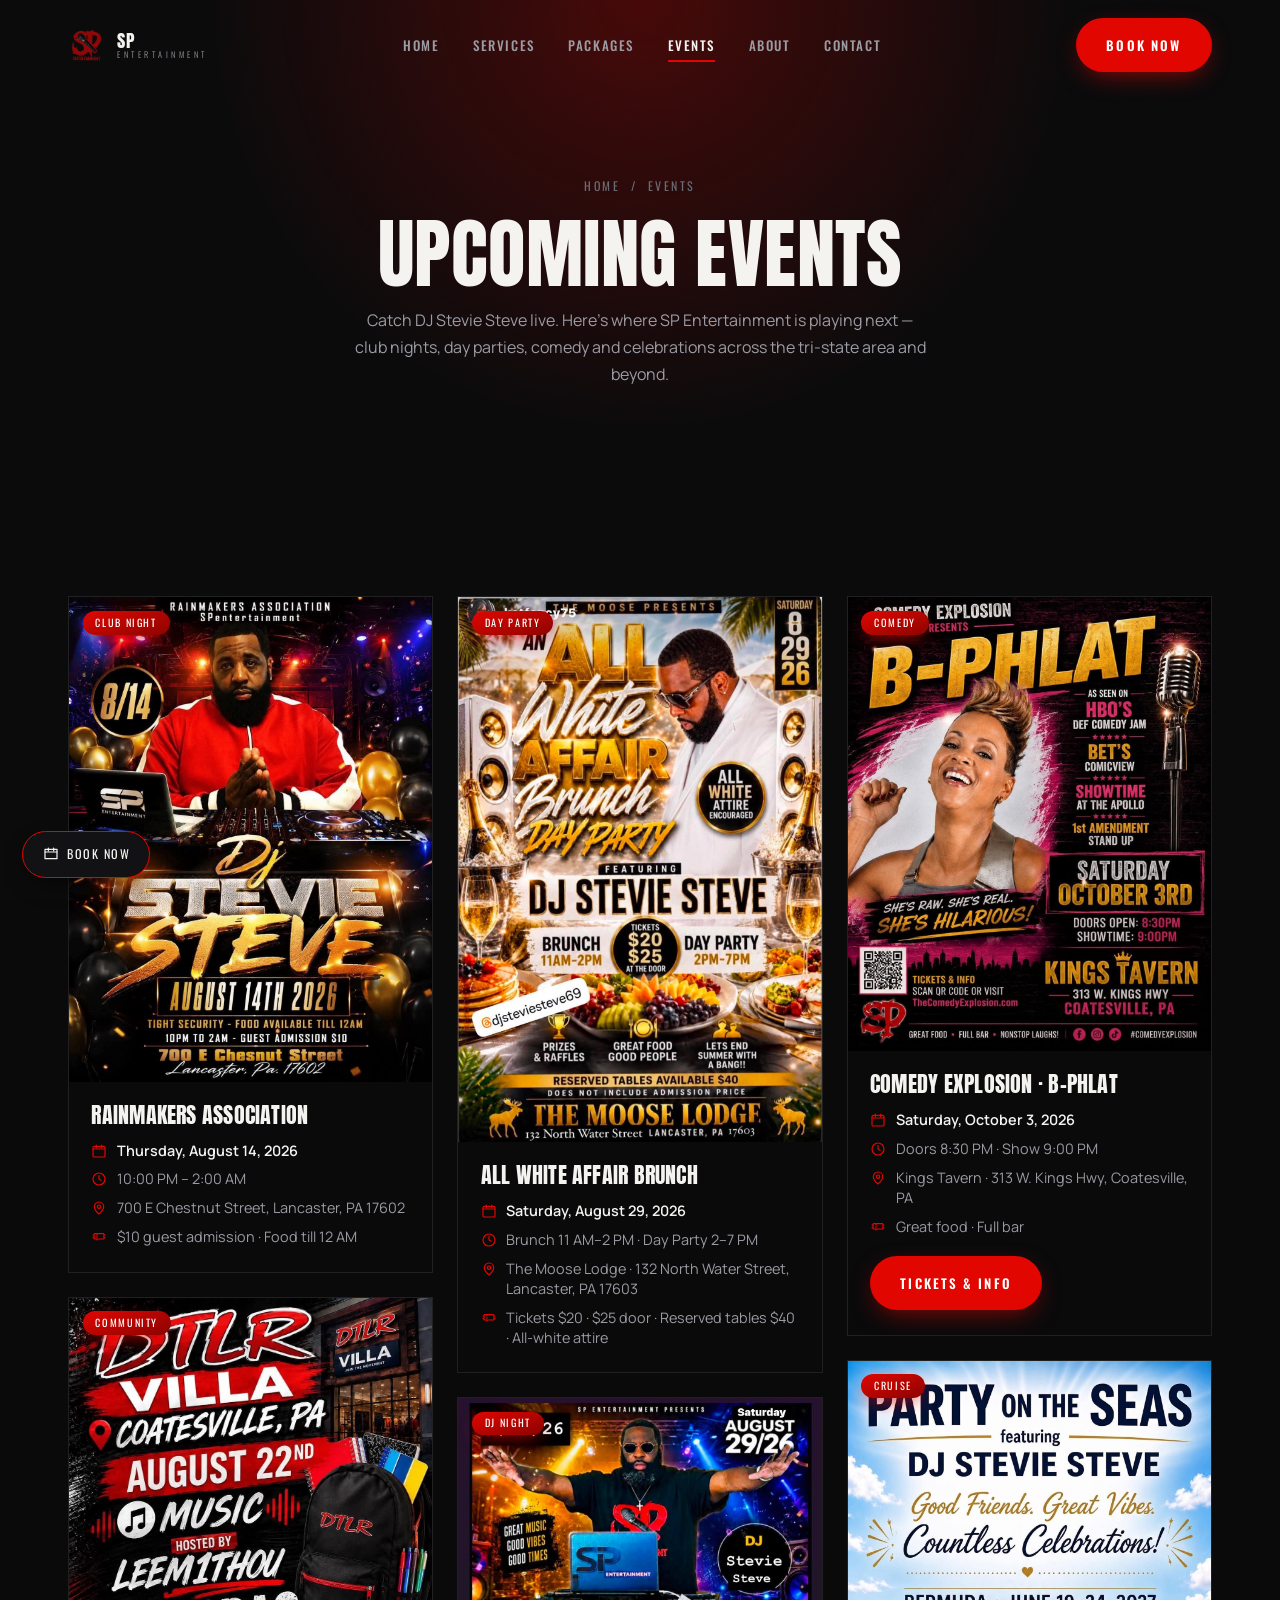
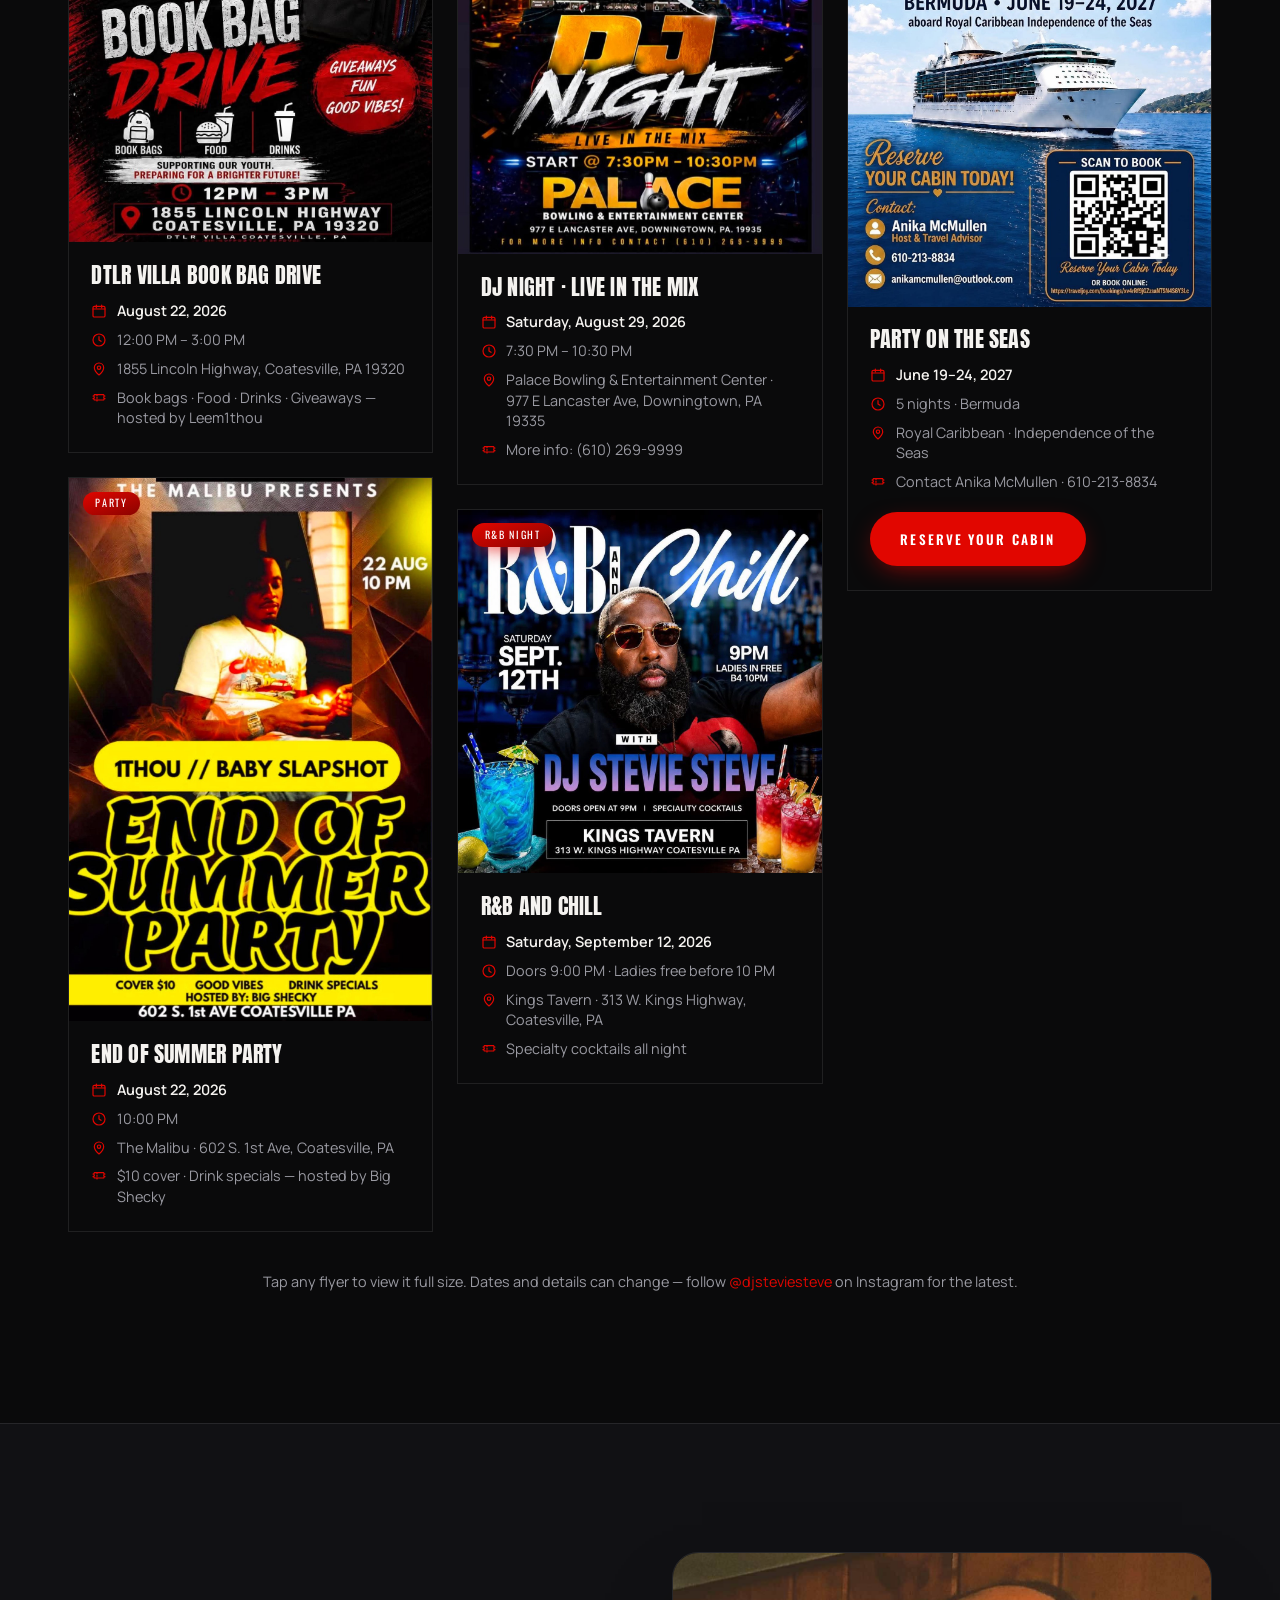
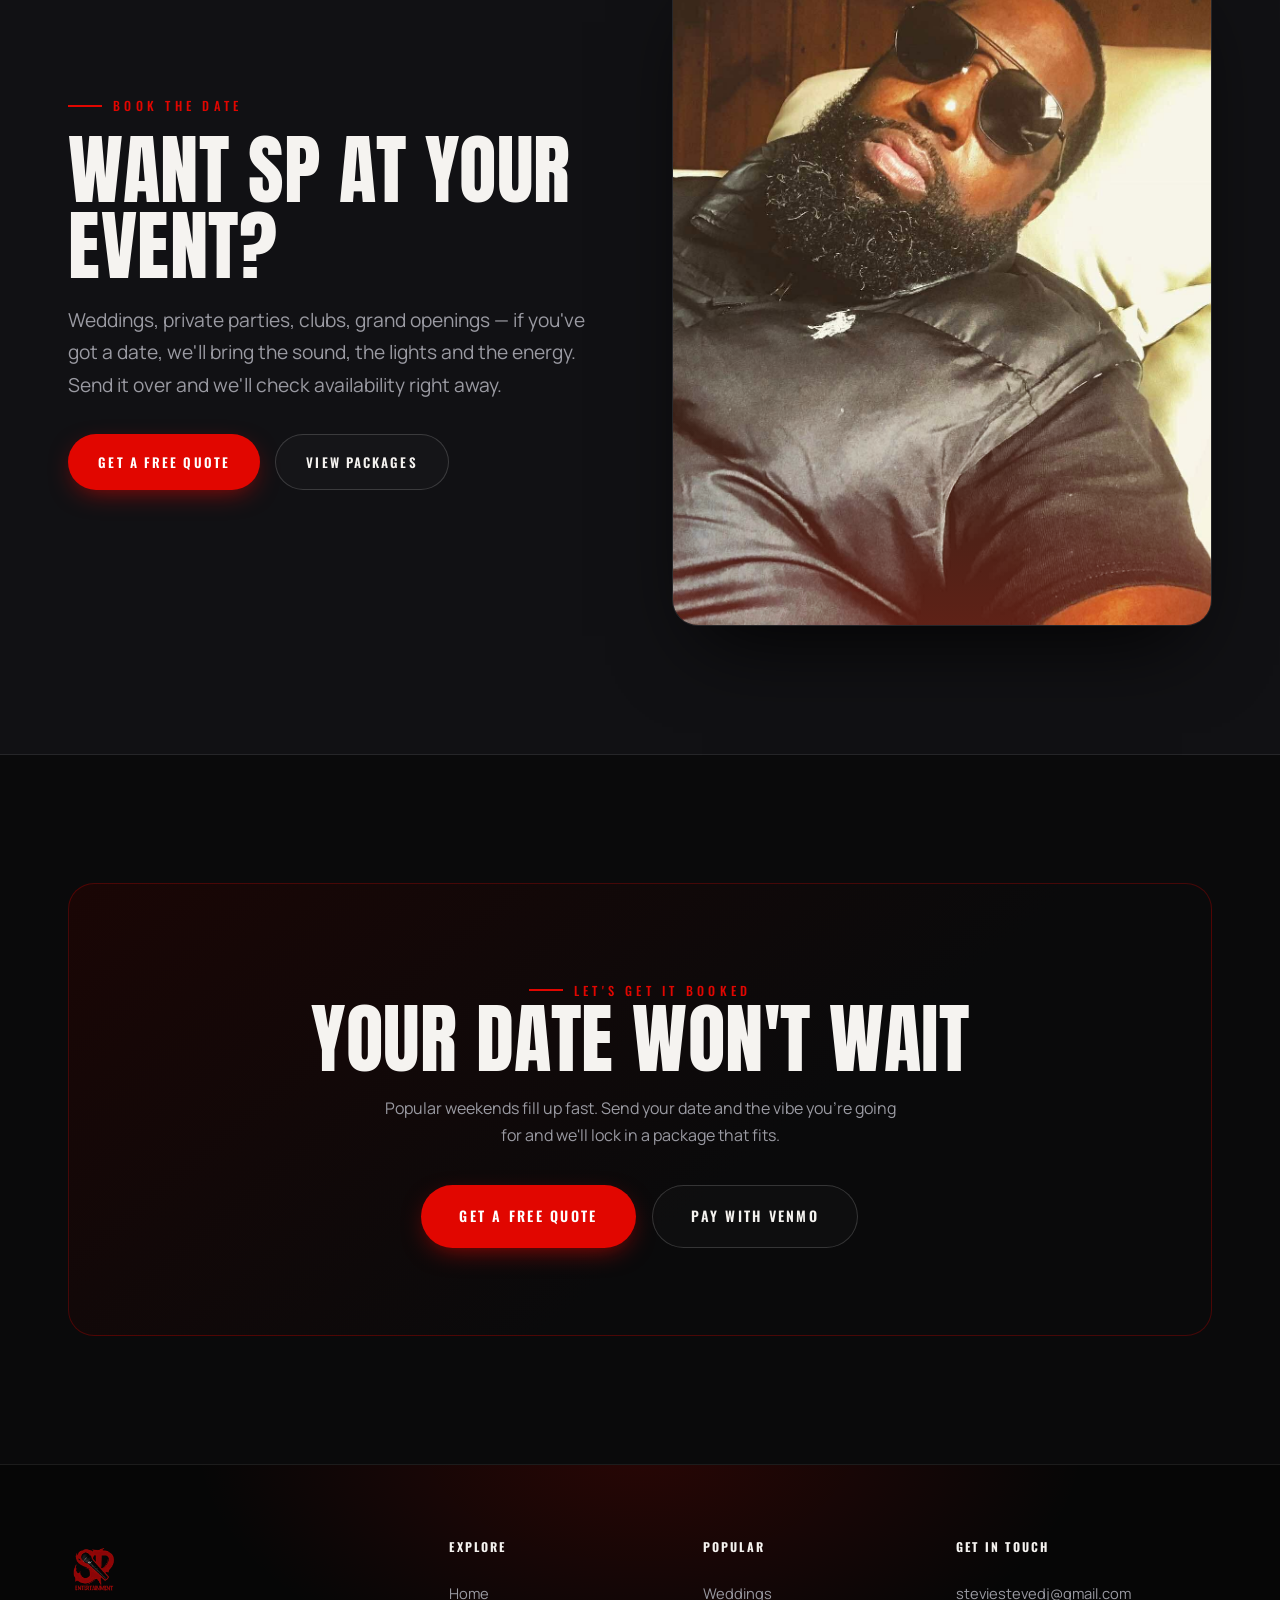
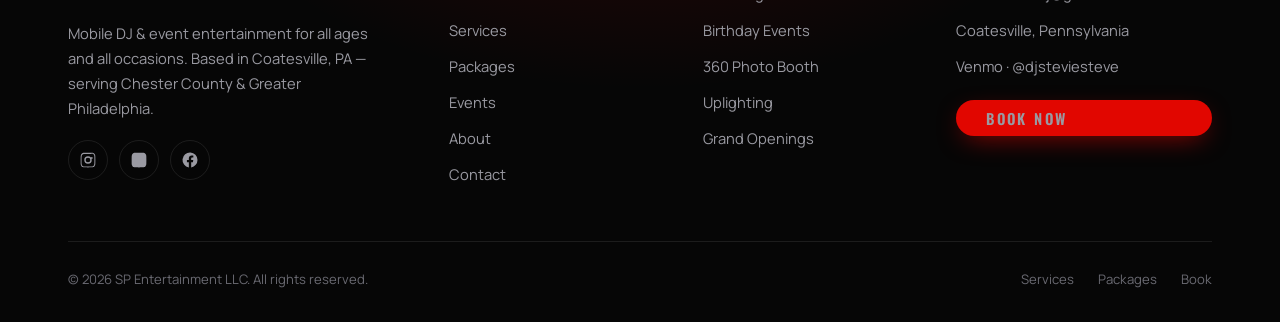
<file: events.html>
<!DOCTYPE html>
<html lang="en">
<head>
  <meta charset="UTF-8" />
  <meta name="viewport" content="width=device-width, initial-scale=1.0" />
  <script>document.documentElement.classList.add('js');</script>

  <title>SP Entertainment LLC | Upcoming Events — DJ Stevie Steve</title>
  <meta name="description" content="See where DJ Stevie Steve and SP Entertainment are playing next — club nights, festivals and celebrations across the tri-state area. Book SP for your own event." />
  <meta name="author" content="SP Entertainment LLC" />
  <link rel="canonical" href="https://spentertainmentllc.com/events.html" />

  <meta property="og:type" content="website" />
  <meta property="og:title" content="SP Entertainment LLC | Upcoming Events — DJ Stevie Steve" />
  <meta property="og:description" content="See where DJ Stevie Steve and SP Entertainment are playing next — club nights, festivals and celebrations across the tri-state area. Book SP for your own event." />
  <meta property="og:image" content="images/stevie-ceo.jpg" />

  <link rel="icon" href="images/favicon.ico" sizes="any" />
  <link rel="icon" type="image/png" href="images/favicon.png" />
  <link rel="apple-touch-icon" href="images/favicon.png" />

  <link rel="preconnect" href="https://fonts.googleapis.com" />
  <link rel="preconnect" href="https://fonts.gstatic.com" crossorigin />
  <link href="https://fonts.googleapis.com/css2?family=Anton&family=Oswald:wght@300;500;600&family=Manrope:wght@400;500;600;700;800&display=swap" rel="stylesheet" />
  <link rel="stylesheet" href="style.css" />
</head>
<body>
  <header class="nav">
    <div class="wrap nav-inner">
      <a href="index.html" class="brand" aria-label="SP Entertainment home">
        <img src="images/logo-red.png" alt="SP Entertainment logo" />
        <span class="brand-word">SP<small>Entertainment</small></span>
      </a>
      <nav class="nav-links" aria-label="Primary">
        <a href="index.html">Home</a>
        <a href="services.html">Services</a>
        <a href="packages.html">Packages</a>
        <a href="events.html" class="active">Events</a>
        <a href="about.html">About</a>
        <a href="contact.html">Contact</a>
      </nav>
      <div class="nav-cta">
        <a href="contact.html" class="btn btn-primary">Book Now</a>
        <button class="nav-toggle" aria-label="Open menu" aria-expanded="false" aria-controls="mobile-menu">
          <span></span><span></span><span></span>
        </button>
      </div>
    </div>
  </header>

  <div class="mobile-menu" id="mobile-menu">
    <a href="index.html">Home</a>
    <a href="services.html">Services</a>
    <a href="packages.html">Packages</a>
    <a href="events.html" class="active">Events</a>
    <a href="about.html">About</a>
    <a href="contact.html">Contact</a>
    <a href="contact.html" class="btn btn-primary btn-lg">Book Now</a>
  </div>

  <section class="page-head">
    <div class="page-head-bg" aria-hidden="true"></div>
    <div class="wrap">
      <div class="crumbs reveal"><a href="index.html">Home</a> &nbsp;/&nbsp; Events</div>
      <h1 class="display-lg reveal d1">Upcoming Events</h1>
      <p class="reveal d2">Catch DJ Stevie Steve live. Here's where SP Entertainment is playing next — club nights, day parties, comedy and celebrations across the tri-state area and beyond.</p>
    </div>
  </section>


  <section class="section">
    <div class="uplight" aria-hidden="true"></div>
    <div class="wrap">
      <div class="event-flyers">
        <article class="flyer-card reveal ">
          <a class="flyer-media" href="images/event-rainmakers.jpg" target="_blank" rel="noopener" aria-label="Rainmakers Association — view full flyer">
            <span class="flyer-pill">Club Night</span>
            <img src="images/event-rainmakers.jpg" alt="Rainmakers Association event flyer" loading="lazy" />
          </a>
          <div class="flyer-body">
            <h3>Rainmakers Association</h3>
            <div class="flyer-meta">
            <div class="row"><svg viewBox="0 0 24 24" stroke="currentColor" stroke-width="1.8" stroke-linecap="round" stroke-linejoin="round"><rect x="3" y="5" width="18" height="16" rx="2"/><path d="M3 9h18M8 3v4M16 3v4"/></svg><span><b>Thursday, August 14, 2026</b></span></div>
            <div class="row"><svg viewBox="0 0 24 24" stroke="currentColor" stroke-width="1.8" stroke-linecap="round" stroke-linejoin="round"><circle cx="12" cy="12" r="9"/><path d="M12 7v5l3 2"/></svg><span>10:00 PM – 2:00 AM</span></div>
            <div class="row"><svg viewBox="0 0 24 24" stroke="currentColor" stroke-width="1.8" stroke-linecap="round" stroke-linejoin="round"><path d="M12 21s-7-6-7-11a7 7 0 0114 0c0 5-7 11-7 11z"/><circle cx="12" cy="10" r="2.5"/></svg><span>700 E Chestnut Street, Lancaster, PA 17602</span></div>
            <div class="row"><svg viewBox="0 0 24 24" stroke="currentColor" stroke-width="1.8" stroke-linecap="round" stroke-linejoin="round"><path d="M3 9a2 2 0 002-2h14a2 2 0 002 2 2 2 0 000 4 2 2 0 00-2 2H5a2 2 0 00-2-2 2 2 0 000-4z"/><path d="M9 7v10" stroke-dasharray="1.5 2.5"/></svg><span>$10 guest admission · Food till 12 AM</span></div>
            </div>
          </div>
        </article>
        <article class="flyer-card reveal d1">
          <a class="flyer-media" href="images/event-dtlr.jpg" target="_blank" rel="noopener" aria-label="DTLR Villa Book Bag Drive — view full flyer">
            <span class="flyer-pill">Community</span>
            <img src="images/event-dtlr.jpg" alt="DTLR Villa Book Bag Drive event flyer" loading="lazy" />
          </a>
          <div class="flyer-body">
            <h3>DTLR Villa Book Bag Drive</h3>
            <div class="flyer-meta">
            <div class="row"><svg viewBox="0 0 24 24" stroke="currentColor" stroke-width="1.8" stroke-linecap="round" stroke-linejoin="round"><rect x="3" y="5" width="18" height="16" rx="2"/><path d="M3 9h18M8 3v4M16 3v4"/></svg><span><b>August 22, 2026</b></span></div>
            <div class="row"><svg viewBox="0 0 24 24" stroke="currentColor" stroke-width="1.8" stroke-linecap="round" stroke-linejoin="round"><circle cx="12" cy="12" r="9"/><path d="M12 7v5l3 2"/></svg><span>12:00 PM – 3:00 PM</span></div>
            <div class="row"><svg viewBox="0 0 24 24" stroke="currentColor" stroke-width="1.8" stroke-linecap="round" stroke-linejoin="round"><path d="M12 21s-7-6-7-11a7 7 0 0114 0c0 5-7 11-7 11z"/><circle cx="12" cy="10" r="2.5"/></svg><span>1855 Lincoln Highway, Coatesville, PA 19320</span></div>
            <div class="row"><svg viewBox="0 0 24 24" stroke="currentColor" stroke-width="1.8" stroke-linecap="round" stroke-linejoin="round"><path d="M3 9a2 2 0 002-2h14a2 2 0 002 2 2 2 0 000 4 2 2 0 00-2 2H5a2 2 0 00-2-2 2 2 0 000-4z"/><path d="M9 7v10" stroke-dasharray="1.5 2.5"/></svg><span>Book bags · Food · Drinks · Giveaways — hosted by Leem1thou</span></div>
            </div>
          </div>
        </article>
        <article class="flyer-card reveal d2">
          <a class="flyer-media" href="images/event-malibu.jpg" target="_blank" rel="noopener" aria-label="End of Summer Party — view full flyer">
            <span class="flyer-pill">Party</span>
            <img src="images/event-malibu.jpg" alt="End of Summer Party event flyer" loading="lazy" />
          </a>
          <div class="flyer-body">
            <h3>End of Summer Party</h3>
            <div class="flyer-meta">
            <div class="row"><svg viewBox="0 0 24 24" stroke="currentColor" stroke-width="1.8" stroke-linecap="round" stroke-linejoin="round"><rect x="3" y="5" width="18" height="16" rx="2"/><path d="M3 9h18M8 3v4M16 3v4"/></svg><span><b>August 22, 2026</b></span></div>
            <div class="row"><svg viewBox="0 0 24 24" stroke="currentColor" stroke-width="1.8" stroke-linecap="round" stroke-linejoin="round"><circle cx="12" cy="12" r="9"/><path d="M12 7v5l3 2"/></svg><span>10:00 PM</span></div>
            <div class="row"><svg viewBox="0 0 24 24" stroke="currentColor" stroke-width="1.8" stroke-linecap="round" stroke-linejoin="round"><path d="M12 21s-7-6-7-11a7 7 0 0114 0c0 5-7 11-7 11z"/><circle cx="12" cy="10" r="2.5"/></svg><span>The Malibu · 602 S. 1st Ave, Coatesville, PA</span></div>
            <div class="row"><svg viewBox="0 0 24 24" stroke="currentColor" stroke-width="1.8" stroke-linecap="round" stroke-linejoin="round"><path d="M3 9a2 2 0 002-2h14a2 2 0 002 2 2 2 0 000 4 2 2 0 00-2 2H5a2 2 0 00-2-2 2 2 0 000-4z"/><path d="M9 7v10" stroke-dasharray="1.5 2.5"/></svg><span>$10 cover · Drink specials — hosted by Big Shecky</span></div>
            </div>
          </div>
        </article>
        <article class="flyer-card reveal ">
          <a class="flyer-media" href="images/event-allwhite.jpg" target="_blank" rel="noopener" aria-label="All White Affair Brunch — view full flyer">
            <span class="flyer-pill">Day Party</span>
            <img src="images/event-allwhite.jpg" alt="All White Affair Brunch event flyer" loading="lazy" />
          </a>
          <div class="flyer-body">
            <h3>All White Affair Brunch</h3>
            <div class="flyer-meta">
            <div class="row"><svg viewBox="0 0 24 24" stroke="currentColor" stroke-width="1.8" stroke-linecap="round" stroke-linejoin="round"><rect x="3" y="5" width="18" height="16" rx="2"/><path d="M3 9h18M8 3v4M16 3v4"/></svg><span><b>Saturday, August 29, 2026</b></span></div>
            <div class="row"><svg viewBox="0 0 24 24" stroke="currentColor" stroke-width="1.8" stroke-linecap="round" stroke-linejoin="round"><circle cx="12" cy="12" r="9"/><path d="M12 7v5l3 2"/></svg><span>Brunch 11 AM–2 PM · Day Party 2–7 PM</span></div>
            <div class="row"><svg viewBox="0 0 24 24" stroke="currentColor" stroke-width="1.8" stroke-linecap="round" stroke-linejoin="round"><path d="M12 21s-7-6-7-11a7 7 0 0114 0c0 5-7 11-7 11z"/><circle cx="12" cy="10" r="2.5"/></svg><span>The Moose Lodge · 132 North Water Street, Lancaster, PA 17603</span></div>
            <div class="row"><svg viewBox="0 0 24 24" stroke="currentColor" stroke-width="1.8" stroke-linecap="round" stroke-linejoin="round"><path d="M3 9a2 2 0 002-2h14a2 2 0 002 2 2 2 0 000 4 2 2 0 00-2 2H5a2 2 0 00-2-2 2 2 0 000-4z"/><path d="M9 7v10" stroke-dasharray="1.5 2.5"/></svg><span>Tickets $20 · $25 door · Reserved tables $40 · All-white attire</span></div>
            </div>
          </div>
        </article>
        <article class="flyer-card reveal d1">
          <a class="flyer-media" href="images/event-palace.jpg" target="_blank" rel="noopener" aria-label="DJ Night · Live In The Mix — view full flyer">
            <span class="flyer-pill">DJ Night</span>
            <img src="images/event-palace.jpg" alt="DJ Night · Live In The Mix event flyer" loading="lazy" />
          </a>
          <div class="flyer-body">
            <h3>DJ Night · Live In The Mix</h3>
            <div class="flyer-meta">
            <div class="row"><svg viewBox="0 0 24 24" stroke="currentColor" stroke-width="1.8" stroke-linecap="round" stroke-linejoin="round"><rect x="3" y="5" width="18" height="16" rx="2"/><path d="M3 9h18M8 3v4M16 3v4"/></svg><span><b>Saturday, August 29, 2026</b></span></div>
            <div class="row"><svg viewBox="0 0 24 24" stroke="currentColor" stroke-width="1.8" stroke-linecap="round" stroke-linejoin="round"><circle cx="12" cy="12" r="9"/><path d="M12 7v5l3 2"/></svg><span>7:30 PM – 10:30 PM</span></div>
            <div class="row"><svg viewBox="0 0 24 24" stroke="currentColor" stroke-width="1.8" stroke-linecap="round" stroke-linejoin="round"><path d="M12 21s-7-6-7-11a7 7 0 0114 0c0 5-7 11-7 11z"/><circle cx="12" cy="10" r="2.5"/></svg><span>Palace Bowling &amp; Entertainment Center · 977 E Lancaster Ave, Downingtown, PA 19335</span></div>
            <div class="row"><svg viewBox="0 0 24 24" stroke="currentColor" stroke-width="1.8" stroke-linecap="round" stroke-linejoin="round"><path d="M3 9a2 2 0 002-2h14a2 2 0 002 2 2 2 0 000 4 2 2 0 00-2 2H5a2 2 0 00-2-2 2 2 0 000-4z"/><path d="M9 7v10" stroke-dasharray="1.5 2.5"/></svg><span>More info: (610) 269-9999</span></div>
            </div>
          </div>
        </article>
        <article class="flyer-card reveal d2">
          <a class="flyer-media" href="images/event-rbchill.jpg" target="_blank" rel="noopener" aria-label="R&amp;B and Chill — view full flyer">
            <span class="flyer-pill">R&amp;B Night</span>
            <img src="images/event-rbchill.jpg" alt="R&amp;B and Chill event flyer" loading="lazy" />
          </a>
          <div class="flyer-body">
            <h3>R&amp;B and Chill</h3>
            <div class="flyer-meta">
            <div class="row"><svg viewBox="0 0 24 24" stroke="currentColor" stroke-width="1.8" stroke-linecap="round" stroke-linejoin="round"><rect x="3" y="5" width="18" height="16" rx="2"/><path d="M3 9h18M8 3v4M16 3v4"/></svg><span><b>Saturday, September 12, 2026</b></span></div>
            <div class="row"><svg viewBox="0 0 24 24" stroke="currentColor" stroke-width="1.8" stroke-linecap="round" stroke-linejoin="round"><circle cx="12" cy="12" r="9"/><path d="M12 7v5l3 2"/></svg><span>Doors 9:00 PM · Ladies free before 10 PM</span></div>
            <div class="row"><svg viewBox="0 0 24 24" stroke="currentColor" stroke-width="1.8" stroke-linecap="round" stroke-linejoin="round"><path d="M12 21s-7-6-7-11a7 7 0 0114 0c0 5-7 11-7 11z"/><circle cx="12" cy="10" r="2.5"/></svg><span>Kings Tavern · 313 W. Kings Highway, Coatesville, PA</span></div>
            <div class="row"><svg viewBox="0 0 24 24" stroke="currentColor" stroke-width="1.8" stroke-linecap="round" stroke-linejoin="round"><path d="M3 9a2 2 0 002-2h14a2 2 0 002 2 2 2 0 000 4 2 2 0 00-2 2H5a2 2 0 00-2-2 2 2 0 000-4z"/><path d="M9 7v10" stroke-dasharray="1.5 2.5"/></svg><span>Specialty cocktails all night</span></div>
            </div>
          </div>
        </article>
        <article class="flyer-card reveal ">
          <a class="flyer-media" href="images/event-comedy.jpg" target="_blank" rel="noopener" aria-label="Comedy Explosion · B-Phlat — view full flyer">
            <span class="flyer-pill">Comedy</span>
            <img src="images/event-comedy.jpg" alt="Comedy Explosion · B-Phlat event flyer" loading="lazy" />
          </a>
          <div class="flyer-body">
            <h3>Comedy Explosion · B-Phlat</h3>
            <div class="flyer-meta">
            <div class="row"><svg viewBox="0 0 24 24" stroke="currentColor" stroke-width="1.8" stroke-linecap="round" stroke-linejoin="round"><rect x="3" y="5" width="18" height="16" rx="2"/><path d="M3 9h18M8 3v4M16 3v4"/></svg><span><b>Saturday, October 3, 2026</b></span></div>
            <div class="row"><svg viewBox="0 0 24 24" stroke="currentColor" stroke-width="1.8" stroke-linecap="round" stroke-linejoin="round"><circle cx="12" cy="12" r="9"/><path d="M12 7v5l3 2"/></svg><span>Doors 8:30 PM · Show 9:00 PM</span></div>
            <div class="row"><svg viewBox="0 0 24 24" stroke="currentColor" stroke-width="1.8" stroke-linecap="round" stroke-linejoin="round"><path d="M12 21s-7-6-7-11a7 7 0 0114 0c0 5-7 11-7 11z"/><circle cx="12" cy="10" r="2.5"/></svg><span>Kings Tavern · 313 W. Kings Hwy, Coatesville, PA</span></div>
            <div class="row"><svg viewBox="0 0 24 24" stroke="currentColor" stroke-width="1.8" stroke-linecap="round" stroke-linejoin="round"><path d="M3 9a2 2 0 002-2h14a2 2 0 002 2 2 2 0 000 4 2 2 0 00-2 2H5a2 2 0 00-2-2 2 2 0 000-4z"/><path d="M9 7v10" stroke-dasharray="1.5 2.5"/></svg><span>Great food · Full bar</span></div>
            </div>
          <a href="https://thecomedyexplosion.com" target="_blank" rel="noopener" class="btn btn-primary">Tickets &amp; Info</a>
          </div>
        </article>
        <article class="flyer-card reveal d1">
          <a class="flyer-media" href="images/event-cruise.jpg" target="_blank" rel="noopener" aria-label="Party On The Seas — view full flyer">
            <span class="flyer-pill">Cruise</span>
            <img src="images/event-cruise.jpg" alt="Party On The Seas event flyer" loading="lazy" />
          </a>
          <div class="flyer-body">
            <h3>Party On The Seas</h3>
            <div class="flyer-meta">
            <div class="row"><svg viewBox="0 0 24 24" stroke="currentColor" stroke-width="1.8" stroke-linecap="round" stroke-linejoin="round"><rect x="3" y="5" width="18" height="16" rx="2"/><path d="M3 9h18M8 3v4M16 3v4"/></svg><span><b>June 19–24, 2027</b></span></div>
            <div class="row"><svg viewBox="0 0 24 24" stroke="currentColor" stroke-width="1.8" stroke-linecap="round" stroke-linejoin="round"><circle cx="12" cy="12" r="9"/><path d="M12 7v5l3 2"/></svg><span>5 nights · Bermuda</span></div>
            <div class="row"><svg viewBox="0 0 24 24" stroke="currentColor" stroke-width="1.8" stroke-linecap="round" stroke-linejoin="round"><path d="M12 21s-7-6-7-11a7 7 0 0114 0c0 5-7 11-7 11z"/><circle cx="12" cy="10" r="2.5"/></svg><span>Royal Caribbean · Independence of the Seas</span></div>
            <div class="row"><svg viewBox="0 0 24 24" stroke="currentColor" stroke-width="1.8" stroke-linecap="round" stroke-linejoin="round"><path d="M3 9a2 2 0 002-2h14a2 2 0 002 2 2 2 0 000 4 2 2 0 00-2 2H5a2 2 0 00-2-2 2 2 0 000-4z"/><path d="M9 7v10" stroke-dasharray="1.5 2.5"/></svg><span>Contact Anika McMullen · 610-213-8834</span></div>
            </div>
          <a href="https://traveljoy.com/bookings/xv4rRf9jGZzsaNTSN4S6Y3Lc" target="_blank" rel="noopener" class="btn btn-primary">Reserve Your Cabin</a>
          </div>
        </article>
      </div>
      <p class="pricing-note reveal d2" style="margin-top:2.4rem;">
        Tap any flyer to view it full size. Dates and details can change — follow <a href="https://www.instagram.com/djsteviesteve69" target="_blank" rel="noopener" style="color:var(--blood);">@djsteviesteve</a> on Instagram for the latest.
      </p>
    </div>
  </section>

  <section class="section" style="background:var(--ink-2); border-block:1px solid var(--line);">
    <div class="wrap split">
      <div class="reveal">
        <span class="eyebrow">Book The Date</span>
        <h2 class="display-lg" style="margin:1rem 0 1.3rem;">Want SP At Your Event?</h2>
        <p class="lede">Weddings, private parties, clubs, grand openings — if you've got a date, we'll bring the sound, the lights and the energy. Send it over and we'll check availability right away.</p>
        <div style="display:flex; gap:0.9rem; flex-wrap:wrap; margin-top:2rem;">
          <a href="contact.html" class="btn btn-primary">Get a Free Quote</a>
          <a href="packages.html" class="btn btn-ghost">View Packages</a>
        </div>
      </div>
      <figure class="split-media reveal d1">
        <img src="images/stevie-portrait.jpg" alt="DJ Stevie Steve of SP Entertainment" />
        <span class="glow" aria-hidden="true"></span>
      </figure>
    </div>
  </section>

  <section class="section">
    <div class="wrap">
      <div class="cta-band reveal">
        <span class="eyebrow centered">Let's Get It Booked</span>
        <h2 class="display-lg">Your Date Won't Wait</h2>
        <p>Popular weekends fill up fast. Send your date and the vibe you're going for and we'll lock in a package that fits.</p>
        <div class="cta-actions">
          <a href="contact.html" class="btn btn-primary btn-lg">Get a Free Quote</a>
          <a href="https://www.venmo.com/u/djsteviesteve" class="btn btn-ghost btn-lg" target="_blank" rel="noopener">Pay with Venmo</a>
        </div>
      </div>
    </div>
  </section>

  <footer class="footer">
    <span class="footer-glow" aria-hidden="true"></span>
    <div class="wrap">
      <div class="footer-top">
        <div class="footer-brand">
          <img src="images/logo-red.png" alt="SP Entertainment LLC logo" />
          <p>Mobile DJ &amp; event entertainment for all ages and all occasions. Based in Coatesville, PA — serving Chester County &amp; Greater Philadelphia.</p>
          <div class="socials">
            <a href="https://www.instagram.com/djsteviesteve69" target="_blank" rel="noopener" aria-label="Instagram djsteviesteve69"><svg viewBox="0 0 24 24"><path d="M12 2.2c3.2 0 3.6 0 4.85.07 1.17.05 1.8.25 2.23.41.56.22.96.48 1.38.9.42.42.68.82.9 1.38.16.42.36 1.06.41 2.23.06 1.27.07 1.65.07 4.85s0 3.58-.07 4.85c-.05 1.17-.25 1.8-.41 2.23-.22.56-.48.96-.9 1.38-.42.42-.82.68-1.38.9-.42.16-1.06.36-2.23.41-1.27.06-1.65.07-4.85.07s-3.58 0-4.85-.07c-1.17-.05-1.8-.25-2.23-.41a3.7 3.7 0 01-1.38-.9 3.7 3.7 0 01-.9-1.38c-.16-.42-.36-1.06-.41-2.23C2.21 15.58 2.2 15.2 2.2 12s0-3.58.07-4.85c.05-1.17.25-1.8.41-2.23.22-.56.48-.96.9-1.38.42-.42.82-.68 1.38-.9.42-.16 1.06-.36 2.23-.41C8.42 2.21 8.8 2.2 12 2.2zm0 1.8c-3.15 0-3.5 0-4.74.07-.9.04-1.38.19-1.7.32-.43.16-.74.36-1.06.68-.32.32-.52.63-.68 1.06-.13.32-.28.8-.32 1.7C3.4 8.5 3.4 8.85 3.4 12s0 3.5.07 4.74c.04.9.19 1.38.32 1.7.16.43.36.74.68 1.06.32.32.63.52 1.06.68.32.13.8.28 1.7.32 1.24.07 1.59.07 4.74.07s3.5 0 4.74-.07c.9-.04 1.38-.19 1.7-.32.43-.16.74-.36 1.06-.68.32-.32.52-.63.68-1.06.13-.32.28-.8.32-1.7.07-1.24.07-1.59.07-4.74s0-3.5-.07-4.74c-.04-.9-.19-1.38-.32-1.7a2.86 2.86 0 00-.68-1.06 2.86 2.86 0 00-1.06-.68c-.32-.13-.8-.28-1.7-.32C15.5 4 15.15 4 12 4zm0 3.06A4.94 4.94 0 1112 17a4.94 4.94 0 010-9.88zm0 1.8a3.14 3.14 0 100 6.28 3.14 3.14 0 000-6.28zm5.14-.72a1.15 1.15 0 110 2.3 1.15 1.15 0 010-2.3z"/></svg></a>
            <a href="https://www.instagram.com/djsteviesteve5487" target="_blank" rel="noopener" aria-label="Instagram djsteviesteve5487"><svg viewBox="0 0 24 24"><path d="M12 2.2c3.2 0 3.6 0 4.85.07 1.17.05 1.8.25 2.23.41.56.22.96.48 1.38.9.42.42.68.82.9 1.38.16.42.36 1.06.41 2.23.06 1.27.07 1.65.07 4.85s0 3.58-.07 4.85c-.05 1.17-.25 1.8-.41 2.23-.22.56-.48.96-.9 1.38-.42.42-.82.68-1.38.9-.42.16-1.06.36-2.23.41-1.27.06-1.65.07-4.85.07s-3.58 0-4.85-.07c-1.17-.05-1.8-.25-2.23-.41a3.7 3.7 0 01-1.38-.9 3.7 3.7 0 01-.9-1.38c-.16-.42-.36-1.06-.41-2.23C2.21 15.58 2.2 15.2 2.2 12s0-3.58.07-4.85c.05-1.17.25-1.8.41-2.23.22-.56.48-.96.9-1.38.42-.42.82-.68 1.38-.9.42-.16 1.06-.36 2.23-.41C8.42 2.21 8.8 2.2 12 2.2zm0 4.86A4.94 4.94 0 1112 17a4.94 4.94 0 010-9.88zm0 1.8a3.14 3.14 0 100 6.28 3.14 3.14 0 000-6.28zm5.14-.72a1.15 1.15 0 110 2.3 1.15 1.15 0 010-2.3z"/></svg></a>
            <a href="https://www.facebook.com/steviestevedj" target="_blank" rel="noopener" aria-label="Facebook"><svg viewBox="0 0 24 24"><path d="M22 12a10 10 0 10-11.56 9.88v-6.99H7.9V12h2.54V9.8c0-2.5 1.49-3.89 3.78-3.89 1.09 0 2.24.2 2.24.2v2.46h-1.26c-1.24 0-1.63.77-1.63 1.56V12h2.78l-.44 2.89h-2.34v6.99A10 10 0 0022 12z"/></svg></a>
          </div>
        </div>
        <div class="footer-col">
          <h5>Explore</h5>
          <a href="index.html">Home</a>
          <a href="services.html">Services</a>
          <a href="packages.html">Packages</a>
          <a href="events.html">Events</a>
          <a href="about.html">About</a>
          <a href="contact.html">Contact</a>
        </div>
        <div class="footer-col">
          <h5>Popular</h5>
          <a href="services.html">Weddings</a>
          <a href="services.html">Birthday Events</a>
          <a href="services.html">360 Photo Booth</a>
          <a href="services.html">Uplighting</a>
          <a href="services.html">Grand Openings</a>
        </div>
        <div class="footer-col">
          <h5>Get In Touch</h5>
          <a href="mailto:steviestevedj@gmail.com">steviestevedj@gmail.com</a>
          <a href="contact.html">Coatesville, Pennsylvania</a>
          <a href="https://www.venmo.com/u/djsteviesteve" target="_blank" rel="noopener">Venmo · @djsteviesteve</a>
          <a href="contact.html" class="btn btn-primary" style="margin-top:1rem;">Book Now</a>
        </div>
      </div>
      <div class="footer-bottom">
        <p>© <span data-year>2026</span> SP Entertainment LLC. All rights reserved.</p>
        <div class="links">
          <a href="services.html">Services</a>
          <a href="packages.html">Packages</a>
          <a href="contact.html">Book</a>
        </div>
      </div>
    </div>
  </footer>

  <a href="contact.html" class="quick-book" aria-label="Quick book">
    <svg viewBox="0 0 24 24" fill="none" stroke="currentColor" stroke-width="1.8" stroke-linecap="round" stroke-linejoin="round"><path d="M3 5h18v14H3z"/><path d="M3 9h18M8 3v4M16 3v4"/></svg>
    <span>Book Now</span>
  </a>
  <button class="to-top" aria-label="Back to top">
    <svg viewBox="0 0 24 24" fill="none" stroke="currentColor" stroke-width="2.2" stroke-linecap="round" stroke-linejoin="round"><path d="M12 19V5M5 12l7-7 7 7"/></svg>
  </button>

  <script src="script.js"></script>
</body>
</html>
</file>
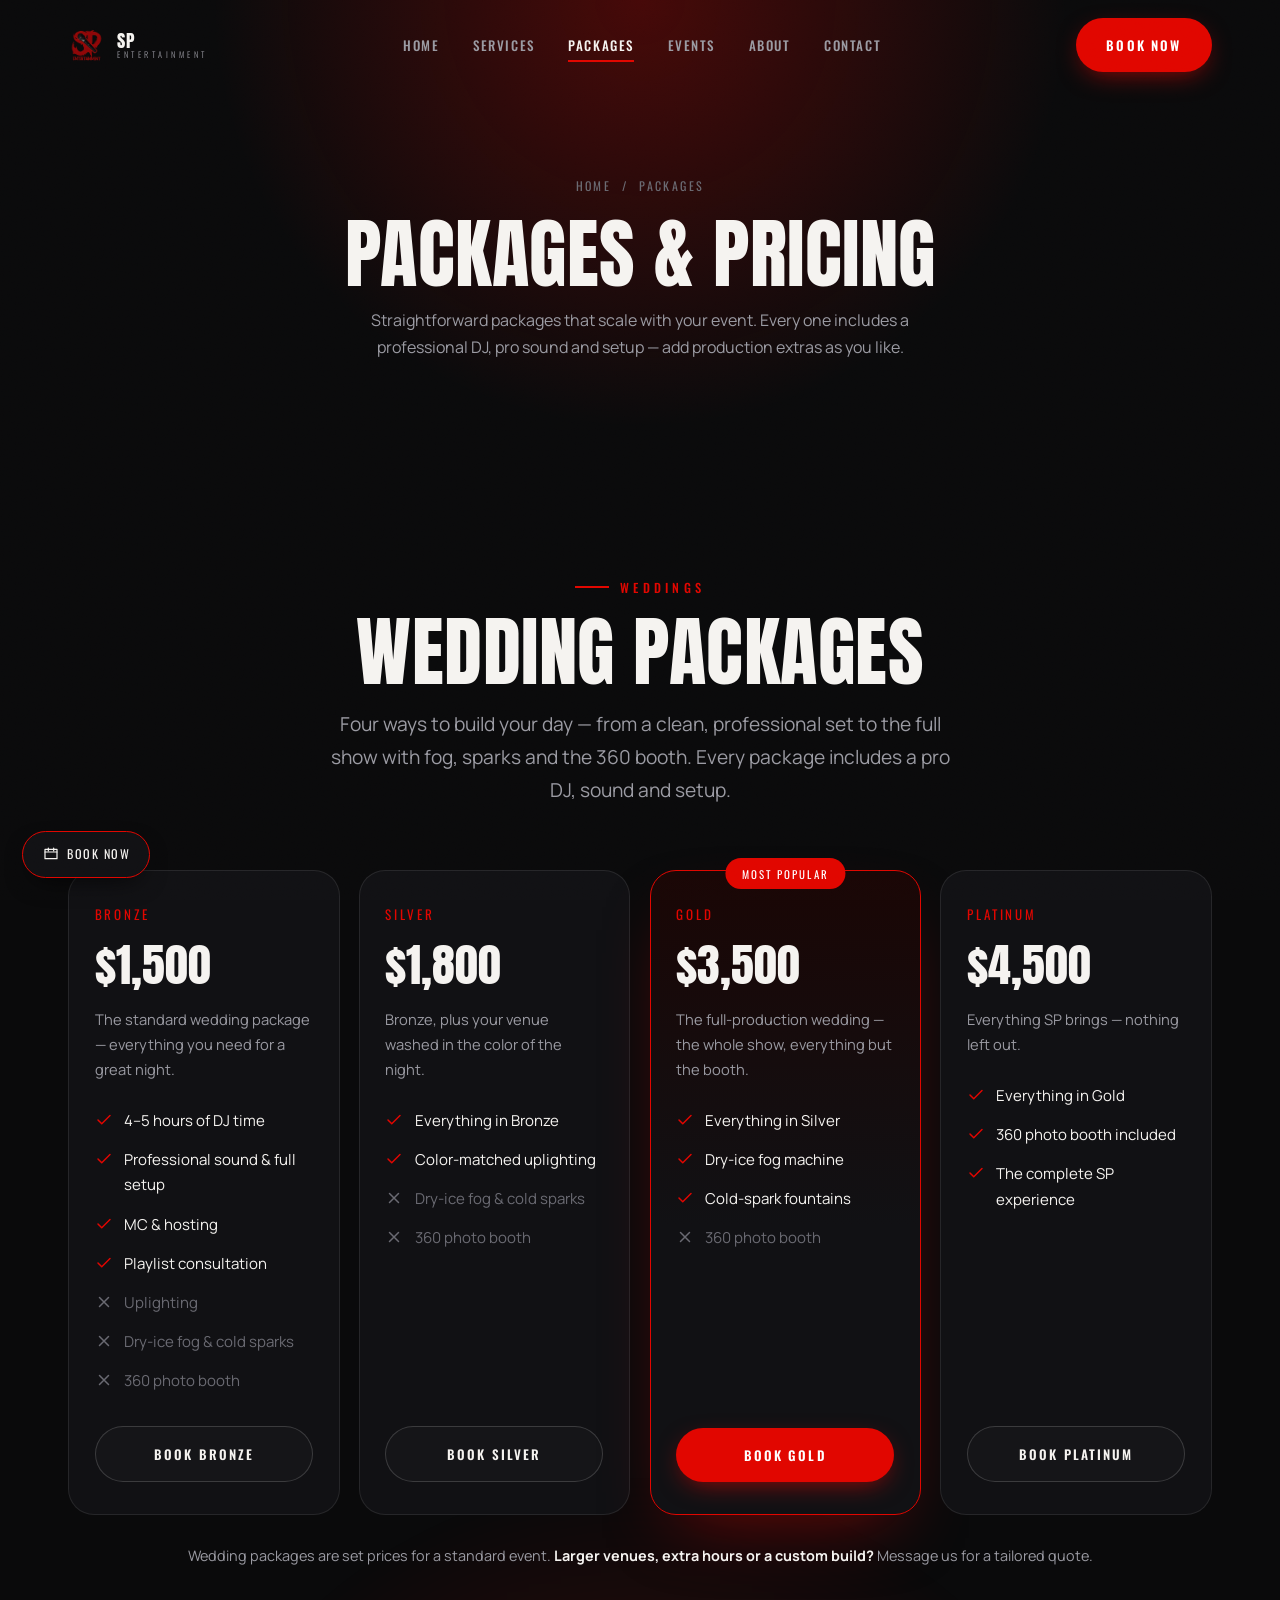
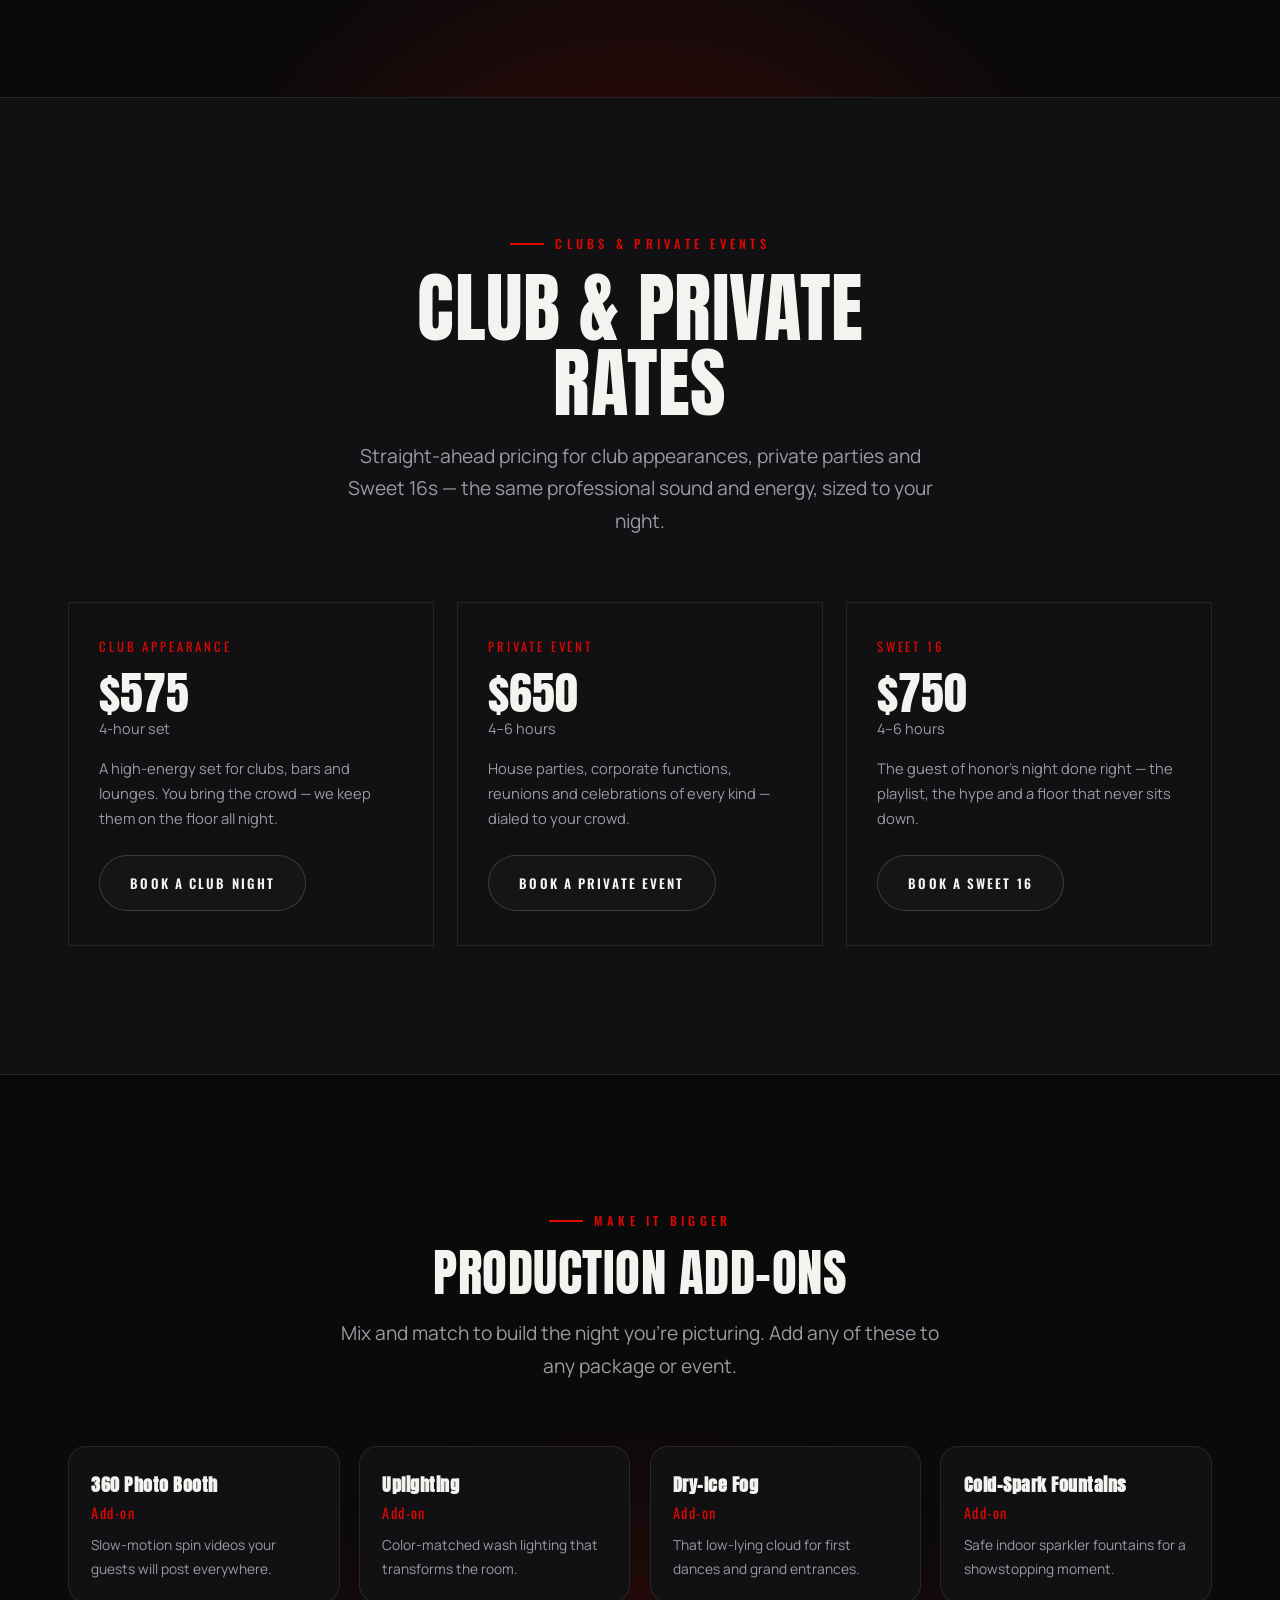
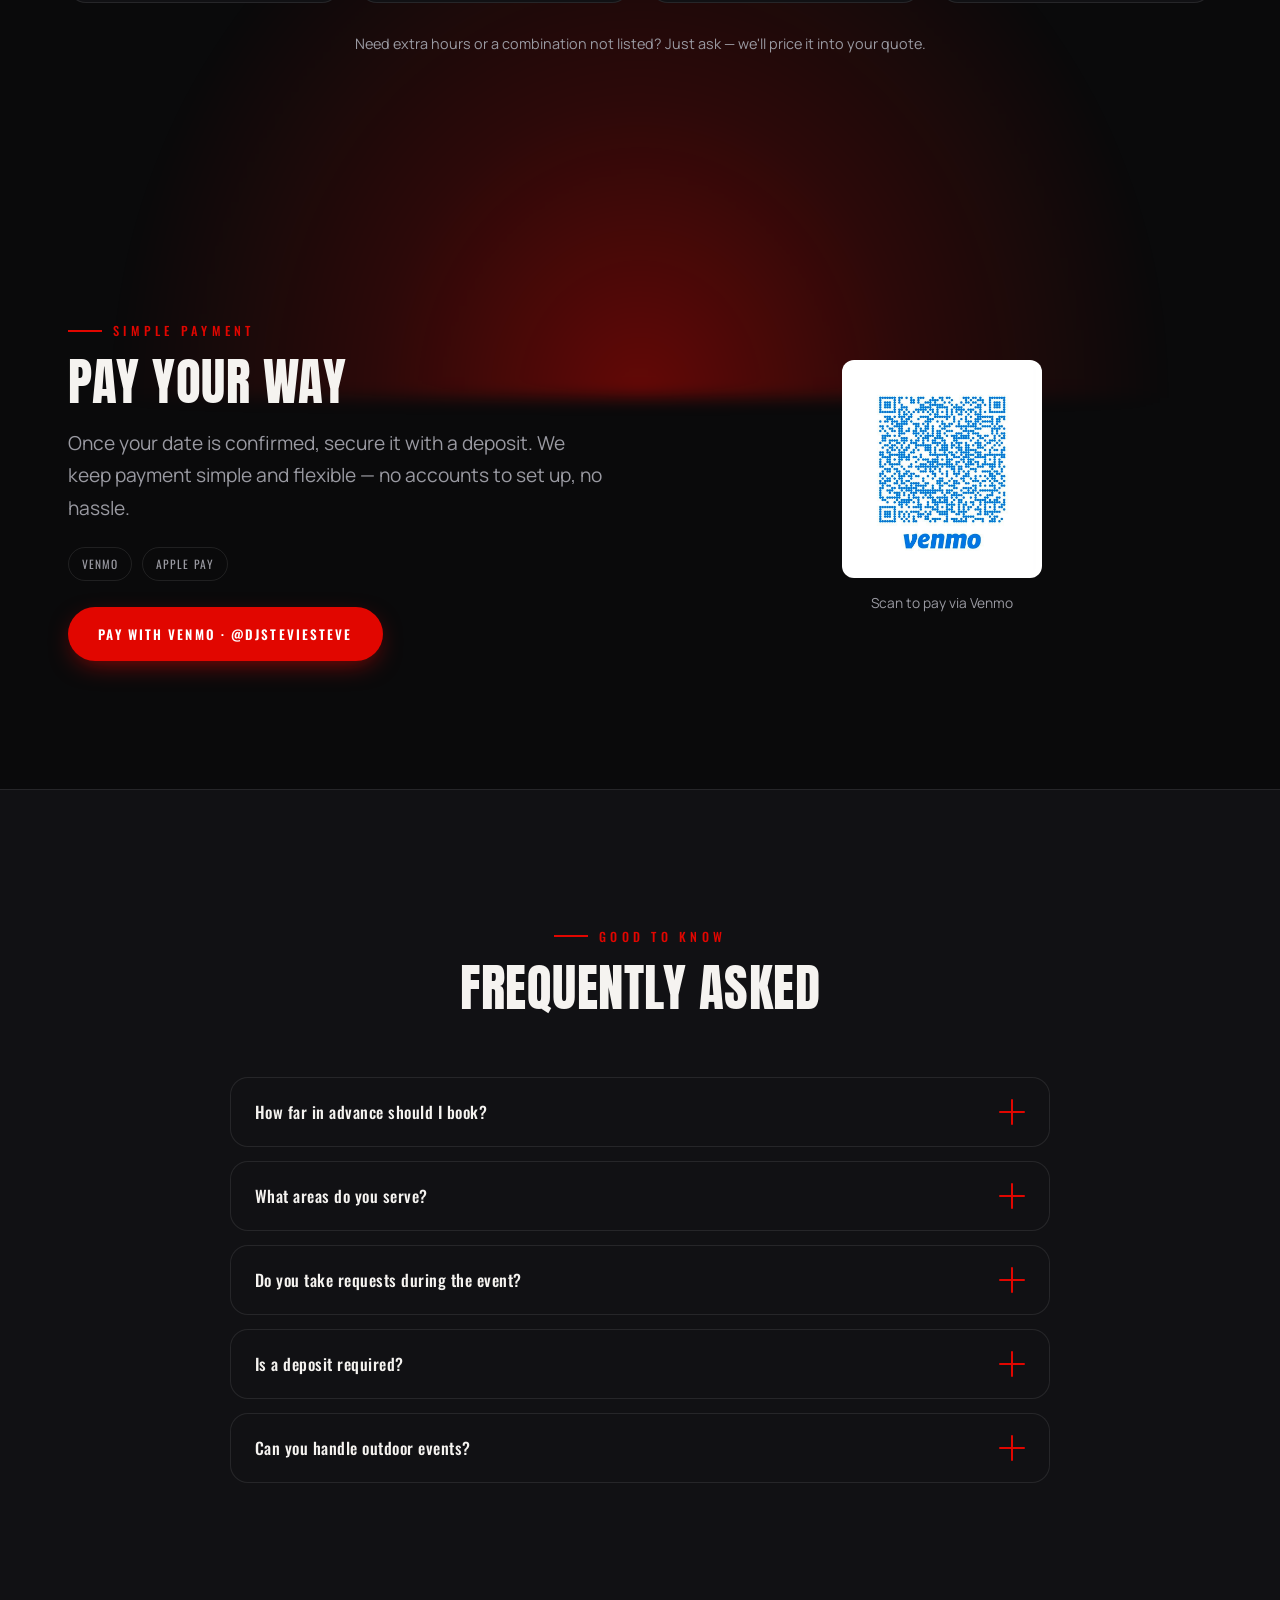
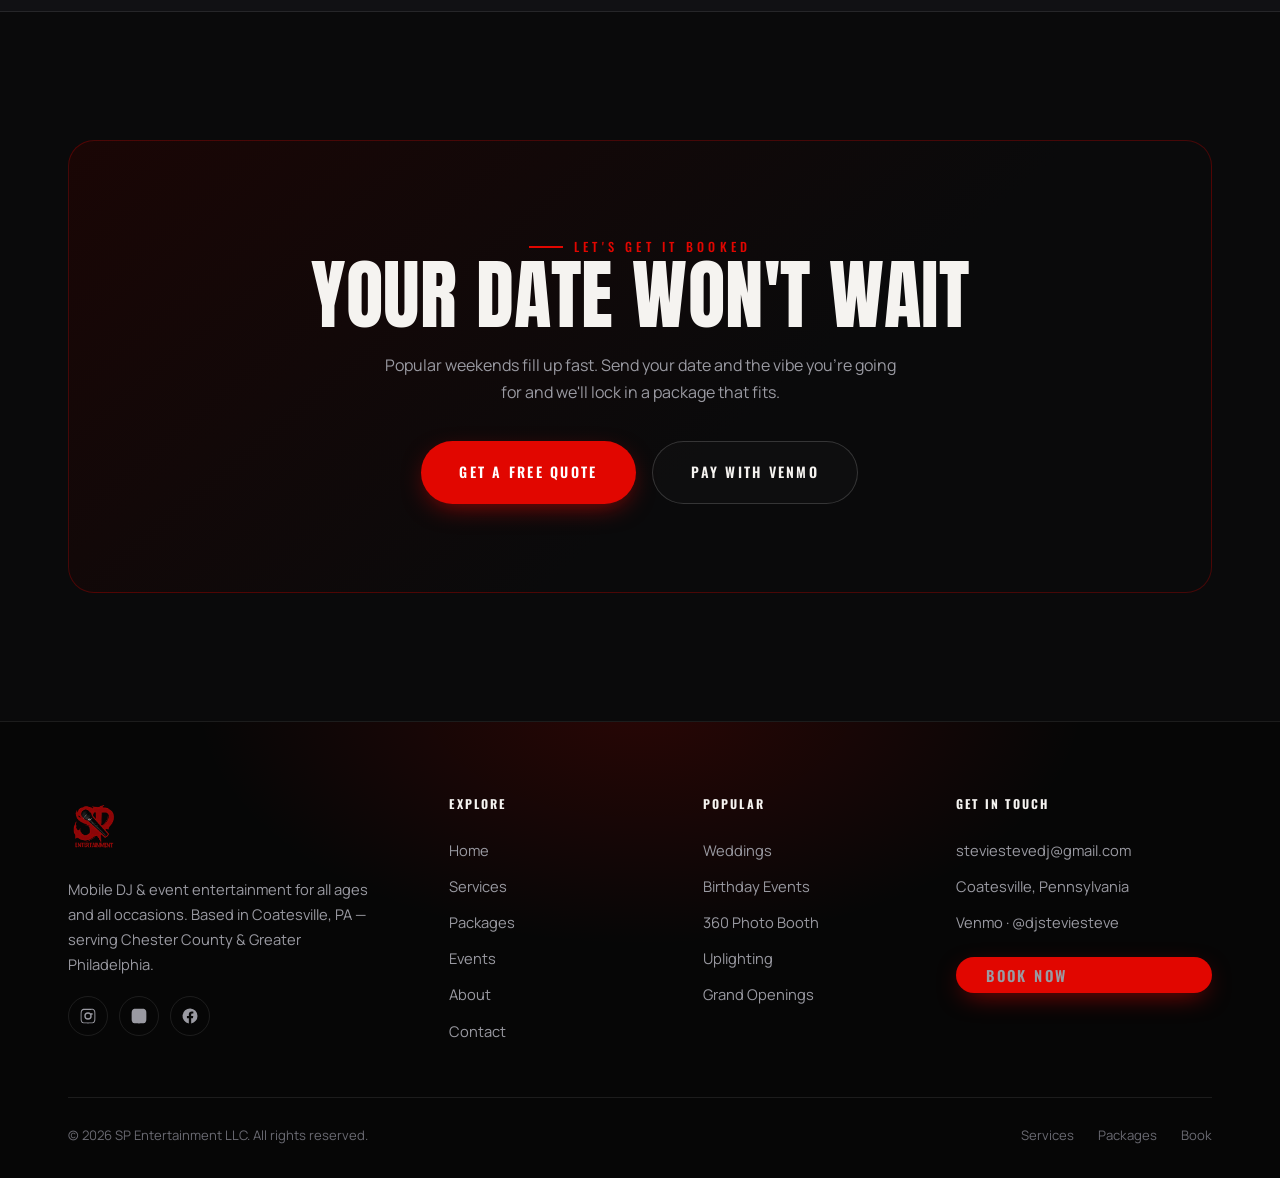
<file: packages.html>
<!DOCTYPE html>
<html lang="en">
<head>
  <meta charset="UTF-8" />
  <meta name="viewport" content="width=device-width, initial-scale=1.0" />
  <script>document.documentElement.classList.add('js');</script>

  <title>SP Entertainment LLC | Wedding, Club &amp; Private Event Pricing</title>
  <meta name="description" content="SP Entertainment DJ pricing — wedding packages from $1,500 (Bronze, Silver, Gold, Platinum) plus club appearances, private events and Sweet 16 rates. Uplighting, dry-ice fog, cold sparks and 360 photo booth add-ons. Pay with Venmo or Apple Pay." />
  <meta name="author" content="SP Entertainment LLC" />
  <link rel="canonical" href="https://spentertainmentllc.com/packages.html" />

  <meta property="og:type" content="website" />
  <meta property="og:title" content="SP Entertainment LLC | Wedding, Club &amp; Private Event Pricing" />
  <meta property="og:description" content="SP Entertainment DJ pricing — wedding packages from $1,500 (Bronze, Silver, Gold, Platinum) plus club appearances, private events and Sweet 16 rates. Uplighting, dry-ice fog, cold sparks and 360 photo booth add-ons. Pay with Venmo or Apple Pay." />
  <meta property="og:image" content="images/stevie-ceo.jpg" />

  <link rel="icon" href="images/favicon.ico" sizes="any" />
  <link rel="icon" type="image/png" href="images/favicon.png" />
  <link rel="apple-touch-icon" href="images/favicon.png" />

  <link rel="preconnect" href="https://fonts.googleapis.com" />
  <link rel="preconnect" href="https://fonts.gstatic.com" crossorigin />
  <link href="https://fonts.googleapis.com/css2?family=Anton&family=Oswald:wght@300;500;600&family=Manrope:wght@400;500;600;700;800&display=swap" rel="stylesheet" />
  <link rel="stylesheet" href="style.css" />
</head>
<body>
  <header class="nav">
    <div class="wrap nav-inner">
      <a href="index.html" class="brand" aria-label="SP Entertainment home">
        <img src="images/logo-red.png" alt="SP Entertainment logo" />
        <span class="brand-word">SP<small>Entertainment</small></span>
      </a>
      <nav class="nav-links" aria-label="Primary">
        <a href="index.html">Home</a>
        <a href="services.html">Services</a>
        <a href="packages.html" class="active">Packages</a>
        <a href="events.html">Events</a>
        <a href="about.html">About</a>
        <a href="contact.html">Contact</a>
      </nav>
      <div class="nav-cta">
        <a href="contact.html" class="btn btn-primary">Book Now</a>
        <button class="nav-toggle" aria-label="Open menu" aria-expanded="false" aria-controls="mobile-menu">
          <span></span><span></span><span></span>
        </button>
      </div>
    </div>
  </header>

  <div class="mobile-menu" id="mobile-menu">
    <a href="index.html">Home</a>
    <a href="services.html">Services</a>
    <a href="packages.html" class="active">Packages</a>
    <a href="events.html">Events</a>
    <a href="about.html">About</a>
    <a href="contact.html">Contact</a>
    <a href="contact.html" class="btn btn-primary btn-lg">Book Now</a>
  </div>

  <section class="page-head">
    <div class="page-head-bg" aria-hidden="true"></div>
    <div class="wrap">
      <div class="crumbs reveal"><a href="index.html">Home</a> &nbsp;/&nbsp; Packages</div>
      <h1 class="display-lg reveal d1">Packages &amp; Pricing</h1>
      <p class="reveal d2">Straightforward packages that scale with your event. Every one includes a professional DJ, pro sound and setup — add production extras as you like.</p>
    </div>
  </section>


  <!-- ============================================================
       WEDDING PACKAGES — set prices provided by the client.
       To promote a different tier, move the .featured class and the
       <div class="badge">Most Popular</div> onto that <article>.
       ============================================================ -->
  <section class="section">
    <div class="uplight" aria-hidden="true"></div>
    <div class="wrap">
      <div class="section-head centered reveal">
        <span class="eyebrow centered">Weddings</span>
        <h2 class="display-lg">Wedding Packages</h2>
        <p class="lede" style="margin-inline:auto;">Four ways to build your day — from a clean, professional set to the full show with fog, sparks and the 360 booth. Every package includes a pro DJ, sound and setup.</p>
      </div>
      <div class="pricing four">
        <article class="price reveal">
          <div class="tier">Bronze</div>
          <div class="amt">$1,500</div>
          <p class="desc">The standard wedding package — everything you need for a great night.</p>
          <ul>
            <li><svg viewBox="0 0 24 24" fill="none" stroke-linecap="round" stroke-linejoin="round" stroke-width="2"><path d="M20 6L9 17l-5-5"/></svg><span>4–5 hours of DJ time</span></li>
            <li><svg viewBox="0 0 24 24" fill="none" stroke-linecap="round" stroke-linejoin="round" stroke-width="2"><path d="M20 6L9 17l-5-5"/></svg><span>Professional sound &amp; full setup</span></li>
            <li><svg viewBox="0 0 24 24" fill="none" stroke-linecap="round" stroke-linejoin="round" stroke-width="2"><path d="M20 6L9 17l-5-5"/></svg><span>MC &amp; hosting</span></li>
            <li><svg viewBox="0 0 24 24" fill="none" stroke-linecap="round" stroke-linejoin="round" stroke-width="2"><path d="M20 6L9 17l-5-5"/></svg><span>Playlist consultation</span></li>
            <li class="off"><svg viewBox="0 0 24 24" fill="none" stroke-linecap="round" stroke-linejoin="round" stroke-width="2"><path d="M18 6L6 18M6 6l12 12"/></svg><span>Uplighting</span></li>
            <li class="off"><svg viewBox="0 0 24 24" fill="none" stroke-linecap="round" stroke-linejoin="round" stroke-width="2"><path d="M18 6L6 18M6 6l12 12"/></svg><span>Dry-ice fog &amp; cold sparks</span></li>
            <li class="off"><svg viewBox="0 0 24 24" fill="none" stroke-linecap="round" stroke-linejoin="round" stroke-width="2"><path d="M18 6L6 18M6 6l12 12"/></svg><span>360 photo booth</span></li>
          </ul>
          <a href="contact.html" class="btn btn-ghost">Book Bronze</a>
        </article>

        <article class="price reveal d1">
          <div class="tier">Silver</div>
          <div class="amt">$1,800</div>
          <p class="desc">Bronze, plus your venue washed in the color of the night.</p>
          <ul>
            <li><svg viewBox="0 0 24 24" fill="none" stroke-linecap="round" stroke-linejoin="round" stroke-width="2"><path d="M20 6L9 17l-5-5"/></svg><span>Everything in Bronze</span></li>
            <li><svg viewBox="0 0 24 24" fill="none" stroke-linecap="round" stroke-linejoin="round" stroke-width="2"><path d="M20 6L9 17l-5-5"/></svg><span>Color-matched uplighting</span></li>
            <li class="off"><svg viewBox="0 0 24 24" fill="none" stroke-linecap="round" stroke-linejoin="round" stroke-width="2"><path d="M18 6L6 18M6 6l12 12"/></svg><span>Dry-ice fog &amp; cold sparks</span></li>
            <li class="off"><svg viewBox="0 0 24 24" fill="none" stroke-linecap="round" stroke-linejoin="round" stroke-width="2"><path d="M18 6L6 18M6 6l12 12"/></svg><span>360 photo booth</span></li>
          </ul>
          <a href="contact.html" class="btn btn-ghost">Book Silver</a>
        </article>

        <article class="price featured reveal d2">
          <div class="badge">Most Popular</div>
          <div class="tier">Gold</div>
          <div class="amt">$3,500</div>
          <p class="desc">The full-production wedding — the whole show, everything but the booth.</p>
          <ul>
            <li><svg viewBox="0 0 24 24" fill="none" stroke-linecap="round" stroke-linejoin="round" stroke-width="2"><path d="M20 6L9 17l-5-5"/></svg><span>Everything in Silver</span></li>
            <li><svg viewBox="0 0 24 24" fill="none" stroke-linecap="round" stroke-linejoin="round" stroke-width="2"><path d="M20 6L9 17l-5-5"/></svg><span>Dry-ice fog machine</span></li>
            <li><svg viewBox="0 0 24 24" fill="none" stroke-linecap="round" stroke-linejoin="round" stroke-width="2"><path d="M20 6L9 17l-5-5"/></svg><span>Cold-spark fountains</span></li>
            <li class="off"><svg viewBox="0 0 24 24" fill="none" stroke-linecap="round" stroke-linejoin="round" stroke-width="2"><path d="M18 6L6 18M6 6l12 12"/></svg><span>360 photo booth</span></li>
          </ul>
          <a href="contact.html" class="btn btn-primary">Book Gold</a>
        </article>

        <article class="price reveal d3">
          <div class="tier">Platinum</div>
          <div class="amt">$4,500</div>
          <p class="desc">Everything SP brings — nothing left out.</p>
          <ul>
            <li><svg viewBox="0 0 24 24" fill="none" stroke-linecap="round" stroke-linejoin="round" stroke-width="2"><path d="M20 6L9 17l-5-5"/></svg><span>Everything in Gold</span></li>
            <li><svg viewBox="0 0 24 24" fill="none" stroke-linecap="round" stroke-linejoin="round" stroke-width="2"><path d="M20 6L9 17l-5-5"/></svg><span>360 photo booth included</span></li>
            <li><svg viewBox="0 0 24 24" fill="none" stroke-linecap="round" stroke-linejoin="round" stroke-width="2"><path d="M20 6L9 17l-5-5"/></svg><span>The complete SP experience</span></li>
          </ul>
          <a href="contact.html" class="btn btn-ghost">Book Platinum</a>
        </article>
      </div>
      <p class="pricing-note reveal d2">
        Wedding packages are set prices for a standard event. <b>Larger venues, extra hours or a custom build?</b> Message us for a tailored quote.
      </p>
    </div>
  </section>

  <!-- ============================================================
       CLUB & PRIVATE EVENT RATES — separate from wedding pricing.
       ============================================================ -->
  <section class="section" style="background:var(--ink-2); border-block:1px solid var(--line);">
    <div class="wrap">
      <div class="section-head centered reveal">
        <span class="eyebrow centered">Clubs &amp; Private Events</span>
        <h2 class="display-lg">Club &amp; Private Rates</h2>
        <p class="lede" style="margin-inline:auto;">Straight-ahead pricing for club appearances, private parties and Sweet 16s — the same professional sound and energy, sized to your night.</p>
      </div>
      <div class="rate-cards">
        <article class="rate-card reveal">
          <div class="tier">Club Appearance</div>
          <div class="amt">$575</div>
          <div class="hrs">4-hour set</div>
          <p>A high-energy set for clubs, bars and lounges. You bring the crowd — we keep them on the floor all night.</p>
          <a href="contact.html" class="btn btn-ghost">Book a Club Night</a>
        </article>
        <article class="rate-card reveal d1">
          <div class="tier">Private Event</div>
          <div class="amt">$650</div>
          <div class="hrs">4–6 hours</div>
          <p>House parties, corporate functions, reunions and celebrations of every kind — dialed to your crowd.</p>
          <a href="contact.html" class="btn btn-ghost">Book a Private Event</a>
        </article>
        <article class="rate-card reveal d2">
          <div class="tier">Sweet 16</div>
          <div class="amt">$750</div>
          <div class="hrs">4–6 hours</div>
          <p>The guest of honor's night done right — the playlist, the hype and a floor that never sits down.</p>
          <a href="contact.html" class="btn btn-ghost">Book a Sweet 16</a>
        </article>
      </div>
    </div>
  </section>

  <section class="section">
    <div class="uplight" aria-hidden="true"></div>
    <div class="wrap">
      <div class="section-head centered reveal">
        <span class="eyebrow centered">Make It Bigger</span>
        <h2 class="display-md">Production Add-Ons</h2>
        <p class="lede" style="margin-inline:auto;">Mix and match to build the night you're picturing. Add any of these to any package or event.</p>
      </div>
      <div class="addons">
        <div class="addon reveal"><b>360 Photo Booth</b><span>Add-on</span><p>Slow-motion spin videos your guests will post everywhere.</p></div>
        <div class="addon reveal d1"><b>Uplighting</b><span>Add-on</span><p>Color-matched wash lighting that transforms the room.</p></div>
        <div class="addon reveal d2"><b>Dry-Ice Fog</b><span>Add-on</span><p>That low-lying cloud for first dances and grand entrances.</p></div>
        <div class="addon reveal d3"><b>Cold-Spark Fountains</b><span>Add-on</span><p>Safe indoor sparkler fountains for a showstopping moment.</p></div>
      </div>
      <p class="pricing-note reveal d2">Need extra hours or a combination not listed? Just ask — we'll price it into your quote.</p>
    </div>
  </section>

  <section class="section">
    <div class="wrap split">
      <div class="reveal">
        <span class="eyebrow">Simple Payment</span>
        <h2 class="display-md" style="margin:1rem 0 1.2rem;">Pay Your Way</h2>
        <p class="lede">Once your date is confirmed, secure it with a deposit. We keep payment simple and flexible — no accounts to set up, no hassle.</p>
        <div class="pay-badges" style="margin-top:1.4rem;">
          <span>Venmo</span><span>Apple Pay</span>
        </div>
        <a href="https://www.venmo.com/u/djsteviesteve" target="_blank" rel="noopener" class="btn btn-primary" style="margin-top:1.6rem;">Pay with Venmo · @djsteviesteve</a>
      </div>
      <div class="reveal d1" style="display:flex; justify-content:center;">
        <div style="text-align:center;">
          <img class="pay-qr" style="width:200px;" src="images/venmo-qr.jpg" alt="Venmo QR code to pay SP Entertainment" />
          <p style="color:var(--ash); font-size:0.86rem; margin-top:0.8rem;">Scan to pay via Venmo</p>
        </div>
      </div>
    </div>
  </section>

  <section class="section" style="background:var(--ink-2); border-block:1px solid var(--line);">
    <div class="wrap">
      <div class="section-head centered reveal">
        <span class="eyebrow centered">Good To Know</span>
        <h2 class="display-md">Frequently Asked</h2>
      </div>
      <div class="faq">
        <div class="faq-item reveal">
          <button class="faq-q" aria-expanded="false"><span>How far in advance should I book?</span><span class="plus" aria-hidden="true"></span></button>
          <div class="faq-a"><p>The earlier the better, especially for weekend weddings in peak season. Popular dates can book months out, but reach out anytime — we'll always check availability for last-minute events too.</p></div>
        </div>
        <div class="faq-item reveal">
          <button class="faq-q" aria-expanded="false"><span>What areas do you serve?</span><span class="plus" aria-hidden="true"></span></button>
          <div class="faq-a"><p>We're based in Coatesville, PA and cover Chester County and Greater Philadelphia. Traveling a bit further? Ask us — we're often happy to make the trip.</p></div>
        </div>
        <div class="faq-item reveal">
          <button class="faq-q" aria-expanded="false"><span>Do you take requests during the event?</span><span class="plus" aria-hidden="true"></span></button>
          <div class="faq-a"><p>Absolutely. We build a plan with you ahead of time and stay flexible on the night, reading the room and welcoming requests while keeping the energy where it needs to be.</p></div>
        </div>
        <div class="faq-item reveal">
          <button class="faq-q" aria-expanded="false"><span>Is a deposit required?</span><span class="plus" aria-hidden="true"></span></button>
          <div class="faq-a"><p>Yes — a deposit locks in your date, with the balance due before or on the event day. We'll confirm the exact amount and schedule when you book. Deposits are easy via Venmo or Apple Pay.</p></div>
        </div>
        <div class="faq-item reveal">
          <button class="faq-q" aria-expanded="false"><span>Can you handle outdoor events?</span><span class="plus" aria-hidden="true"></span></button>
          <div class="faq-a"><p>Definitely, as long as there's access to power and cover from the elements for the equipment. Let us know the setup and we'll plan the sound accordingly.</p></div>
        </div>
      </div>
    </div>
  </section>

  <section class="section">
    <div class="wrap">
      <div class="cta-band reveal">
        <span class="eyebrow centered">Let's Get It Booked</span>
        <h2 class="display-lg">Your Date Won't Wait</h2>
        <p>Popular weekends fill up fast. Send your date and the vibe you're going for and we'll lock in a package that fits.</p>
        <div class="cta-actions">
          <a href="contact.html" class="btn btn-primary btn-lg">Get a Free Quote</a>
          <a href="https://www.venmo.com/u/djsteviesteve" class="btn btn-ghost btn-lg" target="_blank" rel="noopener">Pay with Venmo</a>
        </div>
      </div>
    </div>
  </section>

  <footer class="footer">
    <span class="footer-glow" aria-hidden="true"></span>
    <div class="wrap">
      <div class="footer-top">
        <div class="footer-brand">
          <img src="images/logo-red.png" alt="SP Entertainment LLC logo" />
          <p>Mobile DJ &amp; event entertainment for all ages and all occasions. Based in Coatesville, PA — serving Chester County &amp; Greater Philadelphia.</p>
          <div class="socials">
            <a href="https://www.instagram.com/djsteviesteve69" target="_blank" rel="noopener" aria-label="Instagram djsteviesteve69"><svg viewBox="0 0 24 24"><path d="M12 2.2c3.2 0 3.6 0 4.85.07 1.17.05 1.8.25 2.23.41.56.22.96.48 1.38.9.42.42.68.82.9 1.38.16.42.36 1.06.41 2.23.06 1.27.07 1.65.07 4.85s0 3.58-.07 4.85c-.05 1.17-.25 1.8-.41 2.23-.22.56-.48.96-.9 1.38-.42.42-.82.68-1.38.9-.42.16-1.06.36-2.23.41-1.27.06-1.65.07-4.85.07s-3.58 0-4.85-.07c-1.17-.05-1.8-.25-2.23-.41a3.7 3.7 0 01-1.38-.9 3.7 3.7 0 01-.9-1.38c-.16-.42-.36-1.06-.41-2.23C2.21 15.58 2.2 15.2 2.2 12s0-3.58.07-4.85c.05-1.17.25-1.8.41-2.23.22-.56.48-.96.9-1.38.42-.42.82-.68 1.38-.9.42-.16 1.06-.36 2.23-.41C8.42 2.21 8.8 2.2 12 2.2zm0 1.8c-3.15 0-3.5 0-4.74.07-.9.04-1.38.19-1.7.32-.43.16-.74.36-1.06.68-.32.32-.52.63-.68 1.06-.13.32-.28.8-.32 1.7C3.4 8.5 3.4 8.85 3.4 12s0 3.5.07 4.74c.04.9.19 1.38.32 1.7.16.43.36.74.68 1.06.32.32.63.52 1.06.68.32.13.8.28 1.7.32 1.24.07 1.59.07 4.74.07s3.5 0 4.74-.07c.9-.04 1.38-.19 1.7-.32.43-.16.74-.36 1.06-.68.32-.32.52-.63.68-1.06.13-.32.28-.8.32-1.7.07-1.24.07-1.59.07-4.74s0-3.5-.07-4.74c-.04-.9-.19-1.38-.32-1.7a2.86 2.86 0 00-.68-1.06 2.86 2.86 0 00-1.06-.68c-.32-.13-.8-.28-1.7-.32C15.5 4 15.15 4 12 4zm0 3.06A4.94 4.94 0 1112 17a4.94 4.94 0 010-9.88zm0 1.8a3.14 3.14 0 100 6.28 3.14 3.14 0 000-6.28zm5.14-.72a1.15 1.15 0 110 2.3 1.15 1.15 0 010-2.3z"/></svg></a>
            <a href="https://www.instagram.com/djsteviesteve5487" target="_blank" rel="noopener" aria-label="Instagram djsteviesteve5487"><svg viewBox="0 0 24 24"><path d="M12 2.2c3.2 0 3.6 0 4.85.07 1.17.05 1.8.25 2.23.41.56.22.96.48 1.38.9.42.42.68.82.9 1.38.16.42.36 1.06.41 2.23.06 1.27.07 1.65.07 4.85s0 3.58-.07 4.85c-.05 1.17-.25 1.8-.41 2.23-.22.56-.48.96-.9 1.38-.42.42-.82.68-1.38.9-.42.16-1.06.36-2.23.41-1.27.06-1.65.07-4.85.07s-3.58 0-4.85-.07c-1.17-.05-1.8-.25-2.23-.41a3.7 3.7 0 01-1.38-.9 3.7 3.7 0 01-.9-1.38c-.16-.42-.36-1.06-.41-2.23C2.21 15.58 2.2 15.2 2.2 12s0-3.58.07-4.85c.05-1.17.25-1.8.41-2.23.22-.56.48-.96.9-1.38.42-.42.82-.68 1.38-.9.42-.16 1.06-.36 2.23-.41C8.42 2.21 8.8 2.2 12 2.2zm0 4.86A4.94 4.94 0 1112 17a4.94 4.94 0 010-9.88zm0 1.8a3.14 3.14 0 100 6.28 3.14 3.14 0 000-6.28zm5.14-.72a1.15 1.15 0 110 2.3 1.15 1.15 0 010-2.3z"/></svg></a>
            <a href="https://www.facebook.com/steviestevedj" target="_blank" rel="noopener" aria-label="Facebook"><svg viewBox="0 0 24 24"><path d="M22 12a10 10 0 10-11.56 9.88v-6.99H7.9V12h2.54V9.8c0-2.5 1.49-3.89 3.78-3.89 1.09 0 2.24.2 2.24.2v2.46h-1.26c-1.24 0-1.63.77-1.63 1.56V12h2.78l-.44 2.89h-2.34v6.99A10 10 0 0022 12z"/></svg></a>
          </div>
        </div>
        <div class="footer-col">
          <h5>Explore</h5>
          <a href="index.html">Home</a>
          <a href="services.html">Services</a>
          <a href="packages.html">Packages</a>
          <a href="events.html">Events</a>
          <a href="about.html">About</a>
          <a href="contact.html">Contact</a>
        </div>
        <div class="footer-col">
          <h5>Popular</h5>
          <a href="services.html">Weddings</a>
          <a href="services.html">Birthday Events</a>
          <a href="services.html">360 Photo Booth</a>
          <a href="services.html">Uplighting</a>
          <a href="services.html">Grand Openings</a>
        </div>
        <div class="footer-col">
          <h5>Get In Touch</h5>
          <a href="mailto:steviestevedj@gmail.com">steviestevedj@gmail.com</a>
          <a href="contact.html">Coatesville, Pennsylvania</a>
          <a href="https://www.venmo.com/u/djsteviesteve" target="_blank" rel="noopener">Venmo · @djsteviesteve</a>
          <a href="contact.html" class="btn btn-primary" style="margin-top:1rem;">Book Now</a>
        </div>
      </div>
      <div class="footer-bottom">
        <p>© <span data-year>2026</span> SP Entertainment LLC. All rights reserved.</p>
        <div class="links">
          <a href="services.html">Services</a>
          <a href="packages.html">Packages</a>
          <a href="contact.html">Book</a>
        </div>
      </div>
    </div>
  </footer>

  <a href="contact.html" class="quick-book" aria-label="Quick book">
    <svg viewBox="0 0 24 24" fill="none" stroke="currentColor" stroke-width="1.8" stroke-linecap="round" stroke-linejoin="round"><path d="M3 5h18v14H3z"/><path d="M3 9h18M8 3v4M16 3v4"/></svg>
    <span>Book Now</span>
  </a>
  <button class="to-top" aria-label="Back to top">
    <svg viewBox="0 0 24 24" fill="none" stroke="currentColor" stroke-width="2.2" stroke-linecap="round" stroke-linejoin="round"><path d="M12 19V5M5 12l7-7 7 7"/></svg>
  </button>

  <script src="script.js"></script>
</body>
</html>
</file>
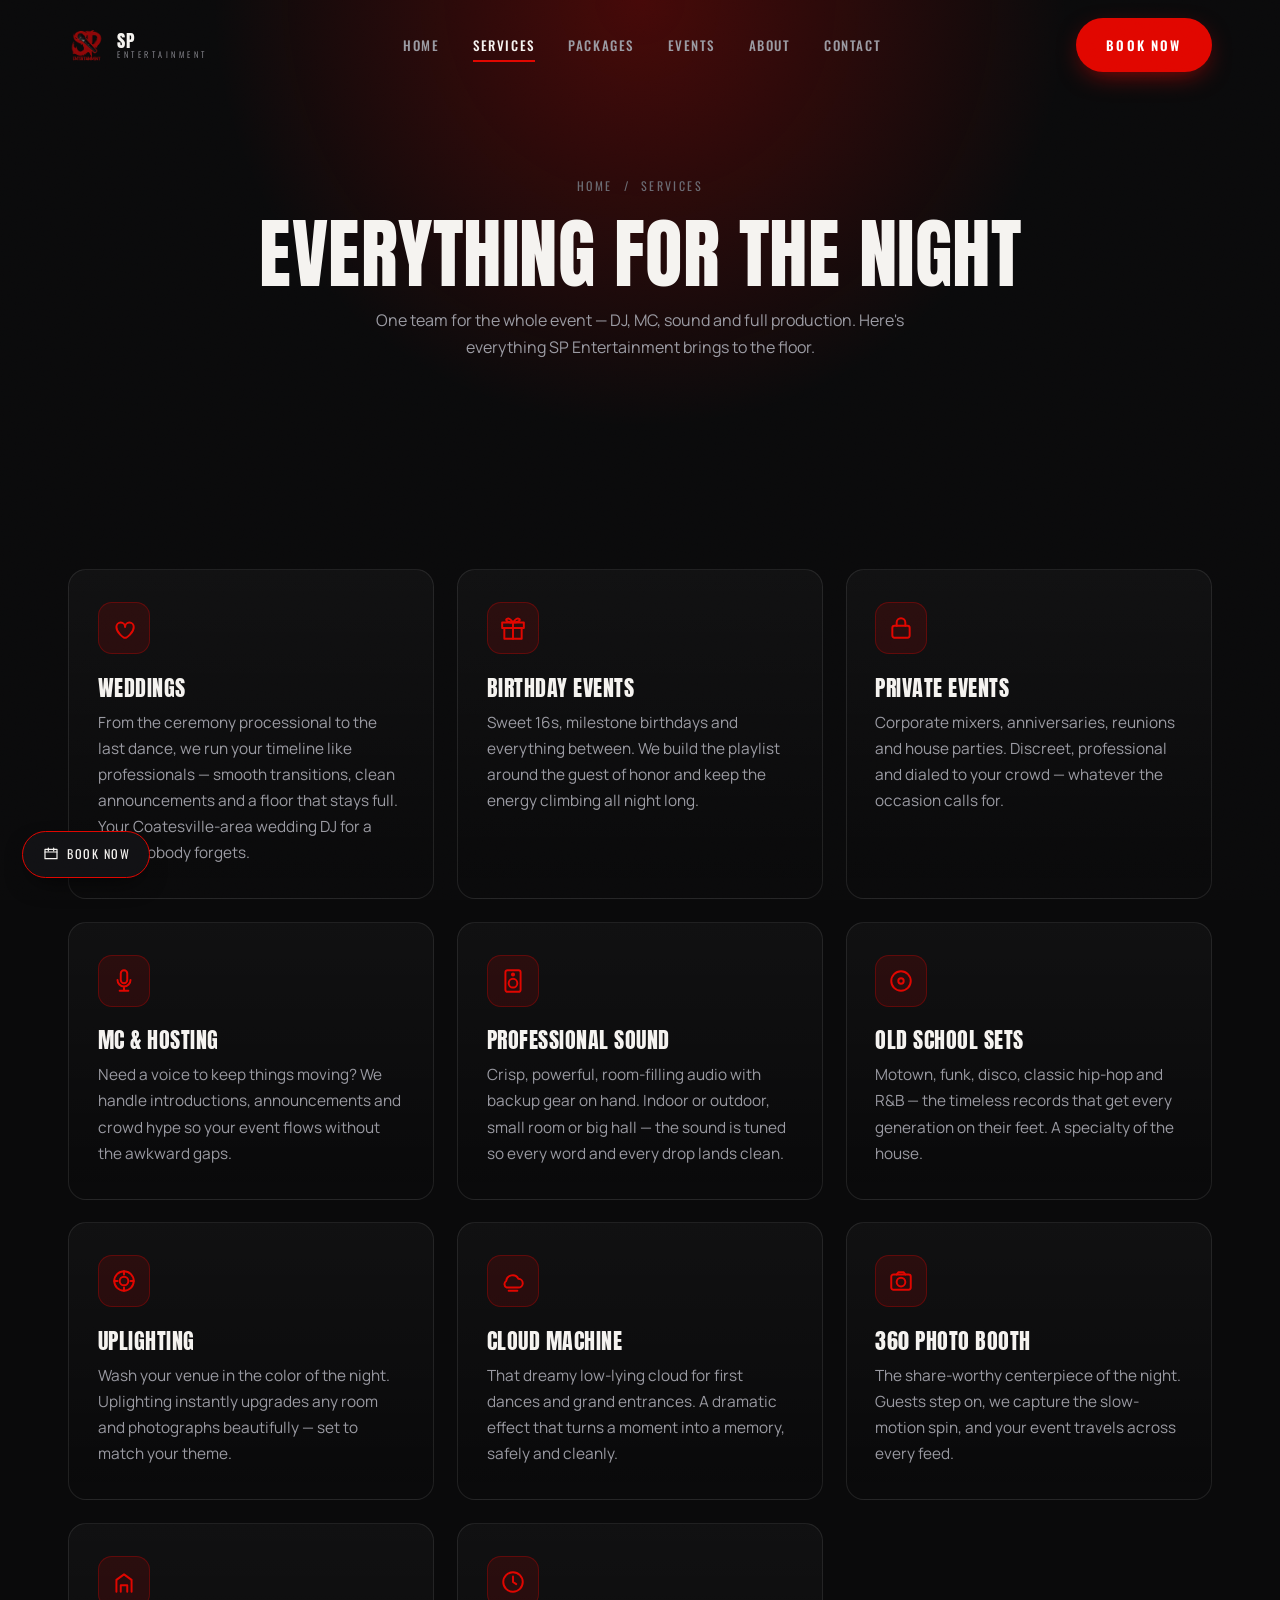
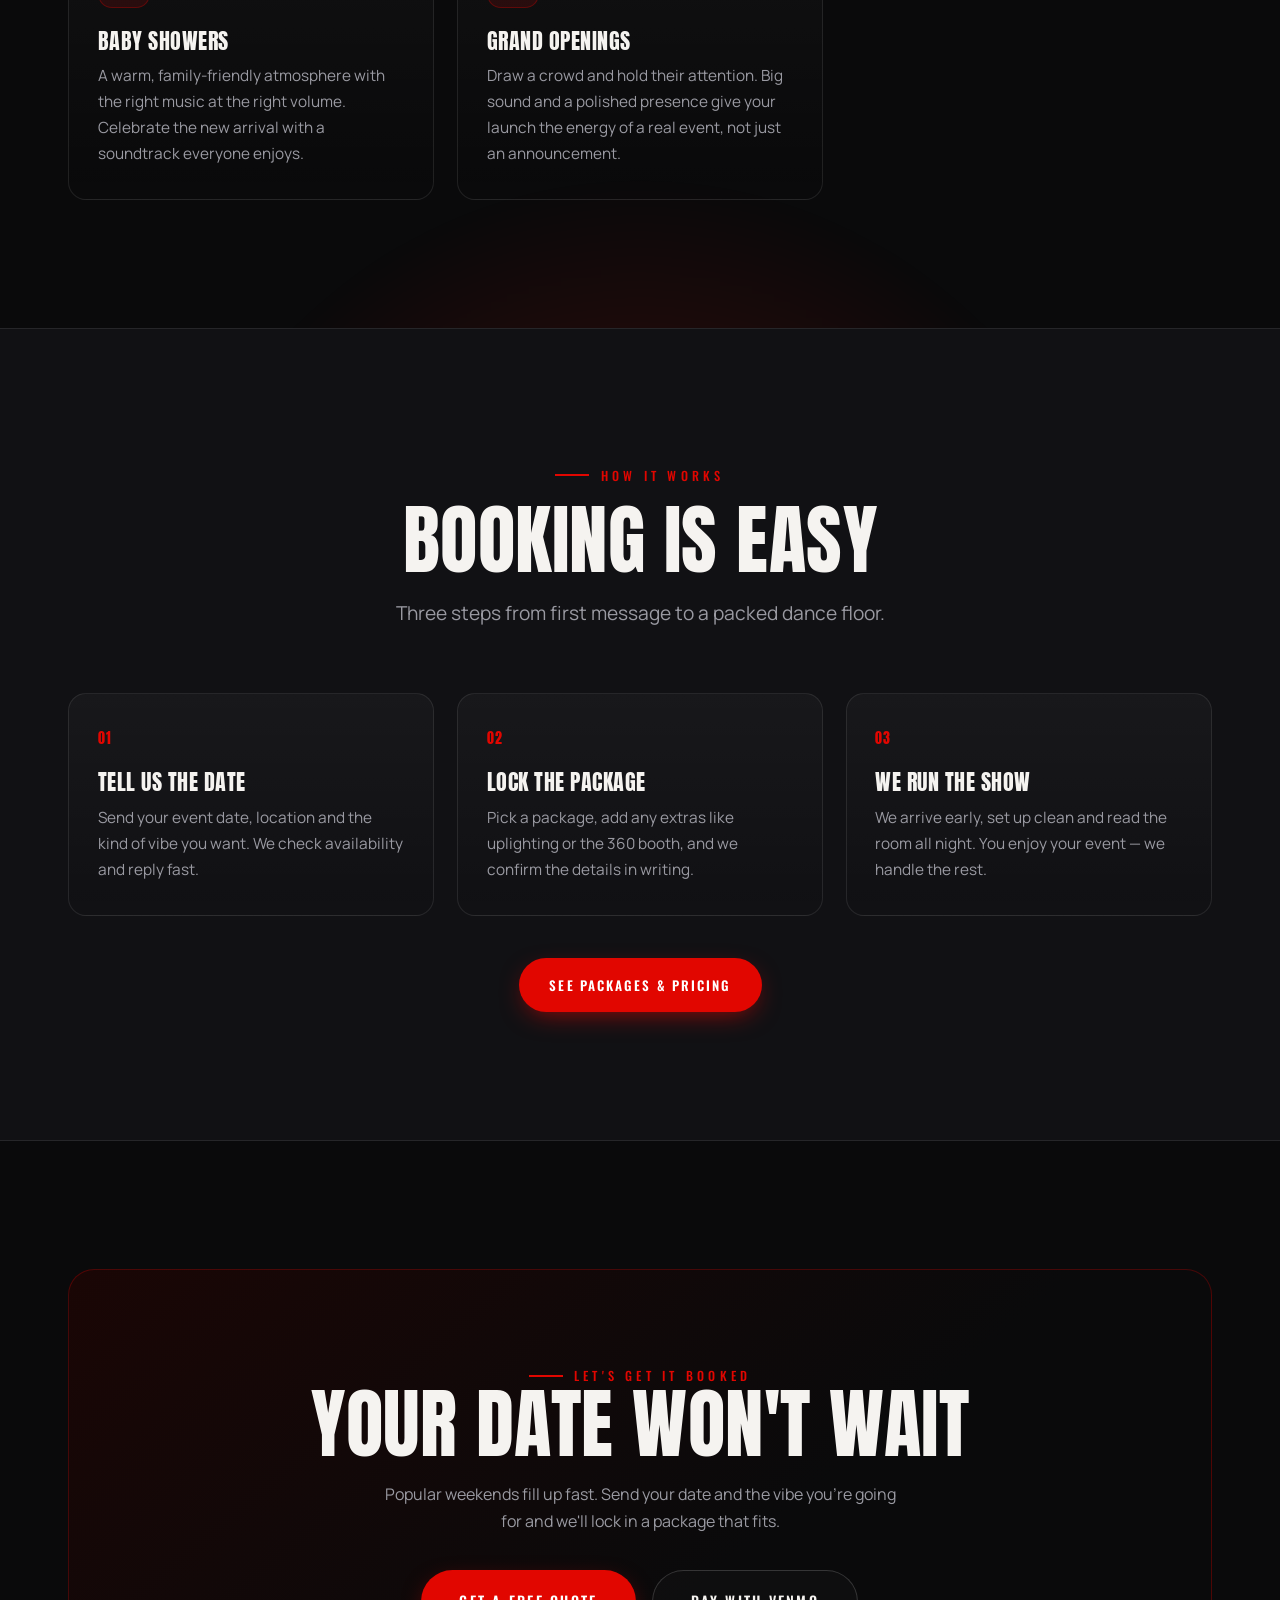
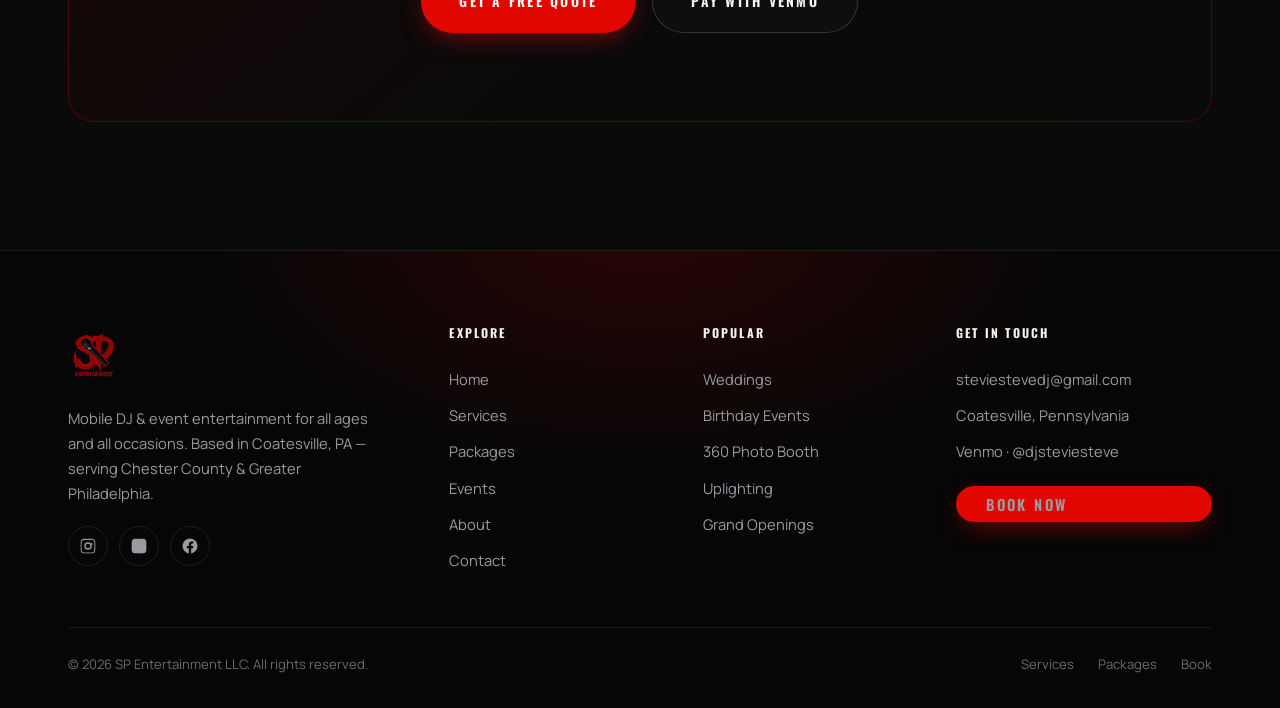
<file: services.html>
<!DOCTYPE html>
<html lang="en">
<head>
  <meta charset="UTF-8" />
  <meta name="viewport" content="width=device-width, initial-scale=1.0" />
  <script>document.documentElement.classList.add('js');</script>

  <title>SP Entertainment LLC | DJ, Sound, Uplighting &amp; 360 Photo Booth Services</title>
  <meta name="description" content="Full mobile DJ and event services from SP Entertainment in Coatesville, PA — weddings, birthdays, private events, professional sound, uplighting, cloud machine and 360 photo booth." />
  <meta name="author" content="SP Entertainment LLC" />
  <link rel="canonical" href="https://spentertainmentllc.com/services.html" />

  <meta property="og:type" content="website" />
  <meta property="og:title" content="SP Entertainment LLC | DJ, Sound, Uplighting &amp; 360 Photo Booth Services" />
  <meta property="og:description" content="Full mobile DJ and event services from SP Entertainment in Coatesville, PA — weddings, birthdays, private events, professional sound, uplighting, cloud machine and 360 photo booth." />
  <meta property="og:image" content="images/stevie-ceo.jpg" />

  <link rel="icon" href="images/favicon.ico" sizes="any" />
  <link rel="icon" type="image/png" href="images/favicon.png" />
  <link rel="apple-touch-icon" href="images/favicon.png" />

  <link rel="preconnect" href="https://fonts.googleapis.com" />
  <link rel="preconnect" href="https://fonts.gstatic.com" crossorigin />
  <link href="https://fonts.googleapis.com/css2?family=Anton&family=Oswald:wght@300;500;600&family=Manrope:wght@400;500;600;700;800&display=swap" rel="stylesheet" />
  <link rel="stylesheet" href="style.css" />
</head>
<body>
  <header class="nav">
    <div class="wrap nav-inner">
      <a href="index.html" class="brand" aria-label="SP Entertainment home">
        <img src="images/logo-red.png" alt="SP Entertainment logo" />
        <span class="brand-word">SP<small>Entertainment</small></span>
      </a>
      <nav class="nav-links" aria-label="Primary">
        <a href="index.html">Home</a>
        <a href="services.html" class="active">Services</a>
        <a href="packages.html">Packages</a>
        <a href="events.html">Events</a>
        <a href="about.html">About</a>
        <a href="contact.html">Contact</a>
      </nav>
      <div class="nav-cta">
        <a href="contact.html" class="btn btn-primary">Book Now</a>
        <button class="nav-toggle" aria-label="Open menu" aria-expanded="false" aria-controls="mobile-menu">
          <span></span><span></span><span></span>
        </button>
      </div>
    </div>
  </header>

  <div class="mobile-menu" id="mobile-menu">
    <a href="index.html">Home</a>
    <a href="services.html" class="active">Services</a>
    <a href="packages.html">Packages</a>
    <a href="events.html">Events</a>
    <a href="about.html">About</a>
    <a href="contact.html">Contact</a>
    <a href="contact.html" class="btn btn-primary btn-lg">Book Now</a>
  </div>

  <section class="page-head">
    <div class="page-head-bg" aria-hidden="true"></div>
    <div class="wrap">
      <div class="crumbs reveal"><a href="index.html">Home</a> &nbsp;/&nbsp; Services</div>
      <h1 class="display-lg reveal d1">Everything For The Night</h1>
      <p class="reveal d2">One team for the whole event — DJ, MC, sound and full production. Here's everything SP Entertainment brings to the floor.</p>
    </div>
  </section>


  <section class="section">
    <div class="uplight" aria-hidden="true"></div>
    <div class="wrap">
      <div class="grid grid-3">
        <article class="card reveal ">
          <div class="icon"><svg viewBox="0 0 24 24" fill="none" stroke-linecap="round" stroke-linejoin="round" stroke-width="1.8"><path d="M12 21s-7-4.35-7-10a4 4 0 018 0 4 4 0 018 0c0 5.65-7 10-7 10z"/></svg></div>
          <h3>Weddings</h3>
          <p>From the ceremony processional to the last dance, we run your timeline like professionals — smooth transitions, clean announcements and a floor that stays full. Your Coatesville-area wedding DJ for a night nobody forgets.</p>
        </article>
        <article class="card reveal d1">
          <div class="icon"><svg viewBox="0 0 24 24" fill="none" stroke-linecap="round" stroke-linejoin="round" stroke-width="1.8"><path d="M20 12v10H4V12"/><path d="M2 7h20v5H2z"/><path d="M12 22V7"/><path d="M12 7S9 2 6.5 3.5 8 7 12 7zm0 0s3-5 5.5-3.5S16 7 12 7z"/></svg></div>
          <h3>Birthday Events</h3>
          <p>Sweet 16s, milestone birthdays and everything between. We build the playlist around the guest of honor and keep the energy climbing all night long.</p>
        </article>
        <article class="card reveal d2">
          <div class="icon"><svg viewBox="0 0 24 24" fill="none" stroke-linecap="round" stroke-linejoin="round" stroke-width="1.8"><rect x="4" y="10" width="16" height="11" rx="2"/><path d="M8 10V7a4 4 0 018 0v3"/></svg></div>
          <h3>Private Events</h3>
          <p>Corporate mixers, anniversaries, reunions and house parties. Discreet, professional and dialed to your crowd — whatever the occasion calls for.</p>
        </article>
        <article class="card reveal ">
          <div class="icon"><svg viewBox="0 0 24 24" fill="none" stroke-linecap="round" stroke-linejoin="round" stroke-width="1.8"><rect x="9" y="2" width="6" height="12" rx="3"/><path d="M6 11a6 6 0 0012 0M12 17v4M8 21h8"/></svg></div>
          <h3>MC &amp; Hosting</h3>
          <p>Need a voice to keep things moving? We handle introductions, announcements and crowd hype so your event flows without the awkward gaps.</p>
        </article>
        <article class="card reveal d1">
          <div class="icon"><svg viewBox="0 0 24 24" fill="none" stroke-linecap="round" stroke-linejoin="round" stroke-width="1.8"><rect x="5" y="2" width="14" height="20" rx="2"/><circle cx="12" cy="14" r="4"/><circle cx="12" cy="6" r="1"/></svg></div>
          <h3>Professional Sound</h3>
          <p>Crisp, powerful, room-filling audio with backup gear on hand. Indoor or outdoor, small room or big hall — the sound is tuned so every word and every drop lands clean.</p>
        </article>
        <article class="card reveal d2">
          <div class="icon"><svg viewBox="0 0 24 24" fill="none" stroke-linecap="round" stroke-linejoin="round" stroke-width="1.8"><circle cx="12" cy="12" r="9"/><circle cx="12" cy="12" r="2.5"/></svg></div>
          <h3>Old School Sets</h3>
          <p>Motown, funk, disco, classic hip-hop and R&amp;B — the timeless records that get every generation on their feet. A specialty of the house.</p>
        </article>
        <article class="card reveal ">
          <div class="icon"><svg viewBox="0 0 24 24" fill="none" stroke-linecap="round" stroke-linejoin="round" stroke-width="1.8"><circle cx="12" cy="12" r="4"/><circle cx="12" cy="12" r="9"/><path d="M12 3v3M12 18v3M3 12h3M18 12h3"/></svg></div>
          <h3>Uplighting</h3>
          <p>Wash your venue in the color of the night. Uplighting instantly upgrades any room and photographs beautifully — set to match your theme.</p>
        </article>
        <article class="card reveal d1">
          <div class="icon"><svg viewBox="0 0 24 24" fill="none" stroke-linecap="round" stroke-linejoin="round" stroke-width="1.8"><path d="M17 18a4 4 0 000-8 6 6 0 00-11.31 2A3.5 3.5 0 006 18z"/><path d="M8 21h8"/></svg></div>
          <h3>Cloud Machine</h3>
          <p>That dreamy low-lying cloud for first dances and grand entrances. A dramatic effect that turns a moment into a memory, safely and cleanly.</p>
        </article>
        <article class="card reveal d2">
          <div class="icon"><svg viewBox="0 0 24 24" fill="none" stroke-linecap="round" stroke-linejoin="round" stroke-width="1.8"><rect x="3" y="6" width="18" height="14" rx="2"/><circle cx="12" cy="13" r="4"/><path d="M8 6l1.5-2h5L16 6"/></svg></div>
          <h3>360 Photo Booth</h3>
          <p>The share-worthy centerpiece of the night. Guests step on, we capture the slow-motion spin, and your event travels across every feed.</p>
        </article>
        <article class="card reveal ">
          <div class="icon"><svg viewBox="0 0 24 24" fill="none" stroke-linecap="round" stroke-linejoin="round" stroke-width="1.8"><path d="M5 21V10l7-5 7 5v11"/><path d="M9 21v-6h6v6"/></svg></div>
          <h3>Baby Showers</h3>
          <p>A warm, family-friendly atmosphere with the right music at the right volume. Celebrate the new arrival with a soundtrack everyone enjoys.</p>
        </article>
        <article class="card reveal d1">
          <div class="icon"><svg viewBox="0 0 24 24" fill="none" stroke-linecap="round" stroke-linejoin="round" stroke-width="1.8"><circle cx="12" cy="12" r="9"/><path d="M12 7v5l3 2"/></svg></div>
          <h3>Grand Openings</h3>
          <p>Draw a crowd and hold their attention. Big sound and a polished presence give your launch the energy of a real event, not just an announcement.</p>
        </article>
      </div>
    </div>
  </section>

  <section class="section" style="background:var(--ink-2); border-block:1px solid var(--line);">
    <div class="wrap">
      <div class="section-head centered reveal">
        <span class="eyebrow centered">How It Works</span>
        <h2 class="display-lg">Booking Is Easy</h2>
        <p class="lede" style="margin-inline:auto;">Three steps from first message to a packed dance floor.</p>
      </div>
      <div class="grid grid-3">
        <article class="card reveal"><span class="num">01</span><h3>Tell Us The Date</h3><p>Send your event date, location and the kind of vibe you want. We check availability and reply fast.</p></article>
        <article class="card reveal d1"><span class="num">02</span><h3>Lock The Package</h3><p>Pick a package, add any extras like uplighting or the 360 booth, and we confirm the details in writing.</p></article>
        <article class="card reveal d2"><span class="num">03</span><h3>We Run The Show</h3><p>We arrive early, set up clean and read the room all night. You enjoy your event — we handle the rest.</p></article>
      </div>
      <div class="reveal d2" style="text-align:center; margin-top:2.6rem;">
        <a href="packages.html" class="btn btn-primary">See Packages &amp; Pricing</a>
      </div>
    </div>
  </section>

  <section class="section">
    <div class="wrap">
      <div class="cta-band reveal">
        <span class="eyebrow centered">Let's Get It Booked</span>
        <h2 class="display-lg">Your Date Won't Wait</h2>
        <p>Popular weekends fill up fast. Send your date and the vibe you're going for and we'll lock in a package that fits.</p>
        <div class="cta-actions">
          <a href="contact.html" class="btn btn-primary btn-lg">Get a Free Quote</a>
          <a href="https://www.venmo.com/u/djsteviesteve" class="btn btn-ghost btn-lg" target="_blank" rel="noopener">Pay with Venmo</a>
        </div>
      </div>
    </div>
  </section>

  <footer class="footer">
    <span class="footer-glow" aria-hidden="true"></span>
    <div class="wrap">
      <div class="footer-top">
        <div class="footer-brand">
          <img src="images/logo-red.png" alt="SP Entertainment LLC logo" />
          <p>Mobile DJ &amp; event entertainment for all ages and all occasions. Based in Coatesville, PA — serving Chester County &amp; Greater Philadelphia.</p>
          <div class="socials">
            <a href="https://www.instagram.com/djsteviesteve69" target="_blank" rel="noopener" aria-label="Instagram djsteviesteve69"><svg viewBox="0 0 24 24"><path d="M12 2.2c3.2 0 3.6 0 4.85.07 1.17.05 1.8.25 2.23.41.56.22.96.48 1.38.9.42.42.68.82.9 1.38.16.42.36 1.06.41 2.23.06 1.27.07 1.65.07 4.85s0 3.58-.07 4.85c-.05 1.17-.25 1.8-.41 2.23-.22.56-.48.96-.9 1.38-.42.42-.82.68-1.38.9-.42.16-1.06.36-2.23.41-1.27.06-1.65.07-4.85.07s-3.58 0-4.85-.07c-1.17-.05-1.8-.25-2.23-.41a3.7 3.7 0 01-1.38-.9 3.7 3.7 0 01-.9-1.38c-.16-.42-.36-1.06-.41-2.23C2.21 15.58 2.2 15.2 2.2 12s0-3.58.07-4.85c.05-1.17.25-1.8.41-2.23.22-.56.48-.96.9-1.38.42-.42.82-.68 1.38-.9.42-.16 1.06-.36 2.23-.41C8.42 2.21 8.8 2.2 12 2.2zm0 1.8c-3.15 0-3.5 0-4.74.07-.9.04-1.38.19-1.7.32-.43.16-.74.36-1.06.68-.32.32-.52.63-.68 1.06-.13.32-.28.8-.32 1.7C3.4 8.5 3.4 8.85 3.4 12s0 3.5.07 4.74c.04.9.19 1.38.32 1.7.16.43.36.74.68 1.06.32.32.63.52 1.06.68.32.13.8.28 1.7.32 1.24.07 1.59.07 4.74.07s3.5 0 4.74-.07c.9-.04 1.38-.19 1.7-.32.43-.16.74-.36 1.06-.68.32-.32.52-.63.68-1.06.13-.32.28-.8.32-1.7.07-1.24.07-1.59.07-4.74s0-3.5-.07-4.74c-.04-.9-.19-1.38-.32-1.7a2.86 2.86 0 00-.68-1.06 2.86 2.86 0 00-1.06-.68c-.32-.13-.8-.28-1.7-.32C15.5 4 15.15 4 12 4zm0 3.06A4.94 4.94 0 1112 17a4.94 4.94 0 010-9.88zm0 1.8a3.14 3.14 0 100 6.28 3.14 3.14 0 000-6.28zm5.14-.72a1.15 1.15 0 110 2.3 1.15 1.15 0 010-2.3z"/></svg></a>
            <a href="https://www.instagram.com/djsteviesteve5487" target="_blank" rel="noopener" aria-label="Instagram djsteviesteve5487"><svg viewBox="0 0 24 24"><path d="M12 2.2c3.2 0 3.6 0 4.85.07 1.17.05 1.8.25 2.23.41.56.22.96.48 1.38.9.42.42.68.82.9 1.38.16.42.36 1.06.41 2.23.06 1.27.07 1.65.07 4.85s0 3.58-.07 4.85c-.05 1.17-.25 1.8-.41 2.23-.22.56-.48.96-.9 1.38-.42.42-.82.68-1.38.9-.42.16-1.06.36-2.23.41-1.27.06-1.65.07-4.85.07s-3.58 0-4.85-.07c-1.17-.05-1.8-.25-2.23-.41a3.7 3.7 0 01-1.38-.9 3.7 3.7 0 01-.9-1.38c-.16-.42-.36-1.06-.41-2.23C2.21 15.58 2.2 15.2 2.2 12s0-3.58.07-4.85c.05-1.17.25-1.8.41-2.23.22-.56.48-.96.9-1.38.42-.42.82-.68 1.38-.9.42-.16 1.06-.36 2.23-.41C8.42 2.21 8.8 2.2 12 2.2zm0 4.86A4.94 4.94 0 1112 17a4.94 4.94 0 010-9.88zm0 1.8a3.14 3.14 0 100 6.28 3.14 3.14 0 000-6.28zm5.14-.72a1.15 1.15 0 110 2.3 1.15 1.15 0 010-2.3z"/></svg></a>
            <a href="https://www.facebook.com/steviestevedj" target="_blank" rel="noopener" aria-label="Facebook"><svg viewBox="0 0 24 24"><path d="M22 12a10 10 0 10-11.56 9.88v-6.99H7.9V12h2.54V9.8c0-2.5 1.49-3.89 3.78-3.89 1.09 0 2.24.2 2.24.2v2.46h-1.26c-1.24 0-1.63.77-1.63 1.56V12h2.78l-.44 2.89h-2.34v6.99A10 10 0 0022 12z"/></svg></a>
          </div>
        </div>
        <div class="footer-col">
          <h5>Explore</h5>
          <a href="index.html">Home</a>
          <a href="services.html">Services</a>
          <a href="packages.html">Packages</a>
          <a href="events.html">Events</a>
          <a href="about.html">About</a>
          <a href="contact.html">Contact</a>
        </div>
        <div class="footer-col">
          <h5>Popular</h5>
          <a href="services.html">Weddings</a>
          <a href="services.html">Birthday Events</a>
          <a href="services.html">360 Photo Booth</a>
          <a href="services.html">Uplighting</a>
          <a href="services.html">Grand Openings</a>
        </div>
        <div class="footer-col">
          <h5>Get In Touch</h5>
          <a href="mailto:steviestevedj@gmail.com">steviestevedj@gmail.com</a>
          <a href="contact.html">Coatesville, Pennsylvania</a>
          <a href="https://www.venmo.com/u/djsteviesteve" target="_blank" rel="noopener">Venmo · @djsteviesteve</a>
          <a href="contact.html" class="btn btn-primary" style="margin-top:1rem;">Book Now</a>
        </div>
      </div>
      <div class="footer-bottom">
        <p>© <span data-year>2026</span> SP Entertainment LLC. All rights reserved.</p>
        <div class="links">
          <a href="services.html">Services</a>
          <a href="packages.html">Packages</a>
          <a href="contact.html">Book</a>
        </div>
      </div>
    </div>
  </footer>

  <a href="contact.html" class="quick-book" aria-label="Quick book">
    <svg viewBox="0 0 24 24" fill="none" stroke="currentColor" stroke-width="1.8" stroke-linecap="round" stroke-linejoin="round"><path d="M3 5h18v14H3z"/><path d="M3 9h18M8 3v4M16 3v4"/></svg>
    <span>Book Now</span>
  </a>
  <button class="to-top" aria-label="Back to top">
    <svg viewBox="0 0 24 24" fill="none" stroke="currentColor" stroke-width="2.2" stroke-linecap="round" stroke-linejoin="round"><path d="M12 19V5M5 12l7-7 7 7"/></svg>
  </button>

  <script src="script.js"></script>
</body>
</html>
</file>
<file: style.css>
/* =====================================================================
   SP ENTERTAINMENT LLC — Global Stylesheet
   Brand: red stage-lighting on stage black. Bold, nightlife, premium.
   Palette derived from the SP logo (vivid red + black + silver mic).
   Author: build for Stevie Pugh / DJ Stevie Steve — Coatesville, PA
   ===================================================================== */

/* ------------------------------------------------------------------
   1. DESIGN TOKENS
------------------------------------------------------------------ */
:root {
  /* Core surfaces (stage black) */
  --ink:        #0a0a0b;
  --ink-2:      #111114;
  --ink-3:      #17171c;
  --ink-glass:  rgba(20, 20, 24, 0.62);

  /* Brand red (the logo) */
  --blood:      #e10600;
  --blood-deep: #8a0300;
  --ember:      #ff3b2e;

  /* Neutrals */
  --bone:       #f5f3f0;
  --ash:        #9a9aa2;
  --ash-dim:    #6a6a72;
  --line:       rgba(255, 255, 255, 0.09);
  --line-strong:rgba(255, 255, 255, 0.16);

  /* Type */
  --display: "Anton", "Arial Narrow", sans-serif;
  --label:   "Oswald", sans-serif;
  --body:    "Manrope", system-ui, sans-serif;

  /* Rhythm */
  --wrap: 1240px;
  --gutter: clamp(1.25rem, 4vw, 3rem);
  --radius: 18px;
  --radius-lg: 26px;

  /* Motion */
  --ease: cubic-bezier(0.22, 1, 0.36, 1);
  --ease-out: cubic-bezier(0.16, 1, 0.3, 1);
}

/* ------------------------------------------------------------------
   2. RESET / BASE
------------------------------------------------------------------ */
*, *::before, *::after { box-sizing: border-box; }
* { margin: 0; padding: 0; }

html {
  scroll-behavior: smooth;
  -webkit-text-size-adjust: 100%;
}

body {
  font-family: var(--body);
  background: var(--ink);
  color: var(--bone);
  line-height: 1.7;
  font-weight: 400;
  overflow-x: hidden;
  position: relative;
  min-height: 100vh;
}

/* Fine film-grain texture over everything for depth (like a stage haze) */
body::after {
  content: "";
  position: fixed;
  inset: 0;
  z-index: 9999;
  pointer-events: none;
  opacity: 0.05;
  mix-blend-mode: overlay;
  background-image: url("data:image/svg+xml,%3Csvg xmlns='http://www.w3.org/2000/svg' width='140' height='140'%3E%3Cfilter id='n'%3E%3CfeTurbulence type='fractalNoise' baseFrequency='0.85' numOctaves='3' stitchTiles='stitch'/%3E%3C/filter%3E%3Crect width='100%25' height='100%25' filter='url(%23n)'/%3E%3C/svg%3E");
}

img { max-width: 100%; display: block; }
a { color: inherit; text-decoration: none; }
button { font-family: inherit; cursor: pointer; border: none; background: none; color: inherit; }
ul { list-style: none; }

::selection { background: var(--blood); color: #fff; }

:focus-visible {
  outline: 2px solid var(--ember);
  outline-offset: 3px;
  border-radius: 4px;
}

/* ------------------------------------------------------------------
   3. TYPOGRAPHY HELPERS
------------------------------------------------------------------ */
.eyebrow {
  font-family: var(--label);
  font-weight: 500;
  font-size: 0.78rem;
  letter-spacing: 0.34em;
  text-transform: uppercase;
  color: var(--blood);
  display: inline-flex;
  align-items: center;
  gap: 0.7rem;
}
.eyebrow::before {
  content: "";
  width: 34px;
  height: 2px;
  background: var(--blood);
  display: inline-block;
}
.eyebrow.centered { justify-content: center; }

h1, h2, h3 { font-family: var(--display); font-weight: 400; line-height: 0.98; letter-spacing: 0.5px; text-transform: uppercase; }

.display-xl { font-size: clamp(3rem, 9vw, 8.2rem); }
.display-lg { font-size: clamp(2.4rem, 6vw, 5rem); }
.display-md { font-size: clamp(1.9rem, 4vw, 3.2rem); }

.lede { font-size: clamp(1.05rem, 1.5vw, 1.25rem); color: var(--ash); max-width: 60ch; }
.red { color: var(--blood); }
.stroke {
  color: transparent;
  -webkit-text-stroke: 1.4px var(--bone);
}

/* ------------------------------------------------------------------
   4. LAYOUT
------------------------------------------------------------------ */
.wrap { width: 100%; max-width: var(--wrap); margin-inline: auto; padding-inline: var(--gutter); }

.section { padding-block: clamp(4.5rem, 10vw, 8rem); position: relative; }
.section-tight { padding-block: clamp(3rem, 6vw, 5rem); position: relative; }

.section-head { max-width: 62ch; margin-bottom: clamp(2.5rem, 5vw, 4rem); }
.section-head.centered { margin-inline: auto; text-align: center; }
.section-head h2 { margin-top: 1rem; }
.section-head p { margin-top: 1.2rem; }

/* Red stage "uplighting" glow — mimics event uplights washing up a wall */
.uplight {
  position: absolute;
  left: 50%;
  bottom: -30%;
  transform: translateX(-50%);
  width: min(1100px, 120%);
  height: 620px;
  background: radial-gradient(ellipse at center bottom,
              rgba(225, 6, 0, 0.42) 0%,
              rgba(225, 6, 0, 0.16) 34%,
              rgba(225, 6, 0, 0) 68%);
  filter: blur(8px);
  pointer-events: none;
  z-index: 0;
  animation: breathe 7s ease-in-out infinite;
}
@keyframes breathe {
  0%, 100% { opacity: 0.75; transform: translateX(-50%) scaleY(1); }
  50%      { opacity: 1;    transform: translateX(-50%) scaleY(1.06); }
}
.section > .wrap { position: relative; z-index: 1; }

/* ------------------------------------------------------------------
   5. BUTTONS
------------------------------------------------------------------ */
.btn {
  display: inline-flex;
  align-items: center;
  gap: 0.6rem;
  font-family: var(--label);
  font-weight: 600;
  font-size: 0.82rem;
  letter-spacing: 0.16em;
  text-transform: uppercase;
  padding: 1rem 1.9rem;
  border-radius: 100px;
  transition: transform 0.35s var(--ease), box-shadow 0.35s var(--ease), background 0.3s, color 0.3s;
  will-change: transform;
  position: relative;
}
.btn svg { width: 16px; height: 16px; }

.btn-primary {
  background: var(--blood);
  color: #fff;
  box-shadow: 0 8px 26px -8px rgba(225, 6, 0, 0.7);
}
.btn-primary:hover {
  transform: translateY(-3px);
  box-shadow: 0 16px 40px -10px rgba(225, 6, 0, 0.9);
  background: #ff1207;
}

.btn-ghost {
  border: 1.5px solid var(--line-strong);
  color: var(--bone);
  background: rgba(255, 255, 255, 0.02);
}
.btn-ghost:hover {
  border-color: var(--blood);
  color: #fff;
  transform: translateY(-3px);
  background: rgba(225, 6, 0, 0.1);
}

.btn-lg { padding: 1.15rem 2.4rem; font-size: 0.88rem; }

/* ------------------------------------------------------------------
   6. NAVIGATION
------------------------------------------------------------------ */
.nav {
  position: fixed;
  top: 0; left: 0; right: 0;
  z-index: 1000;
  transition: background 0.4s var(--ease), border-color 0.4s, padding 0.4s var(--ease);
  border-bottom: 1px solid transparent;
}
.nav.scrolled {
  background: rgba(10, 10, 11, 0.78);
  backdrop-filter: blur(16px) saturate(140%);
  -webkit-backdrop-filter: blur(16px) saturate(140%);
  border-bottom-color: var(--line);
}
.nav-inner {
  display: flex;
  align-items: center;
  justify-content: space-between;
  padding-block: 1.1rem;
}
.nav.scrolled .nav-inner { padding-block: 0.7rem; }

.brand { display: flex; align-items: center; gap: 0.7rem; }
.brand img { height: 46px; width: auto; transition: height 0.4s var(--ease); }
.nav.scrolled .brand img { height: 40px; }
.brand-word {
  font-family: var(--display);
  font-size: 1.15rem;
  letter-spacing: 1px;
  line-height: 1;
  text-transform: uppercase;
}
.brand-word small { display: block; font-family: var(--label); font-weight: 300; font-size: 0.52rem; letter-spacing: 0.42em; color: var(--ash); }

.nav-links { display: flex; align-items: center; gap: 2.1rem; }
.nav-links a {
  font-family: var(--label);
  font-weight: 500;
  font-size: 0.82rem;
  letter-spacing: 0.12em;
  text-transform: uppercase;
  color: var(--ash);
  position: relative;
  padding-block: 0.4rem;
  transition: color 0.25s;
}
.nav-links a::after {
  content: "";
  position: absolute;
  left: 0; bottom: 0;
  width: 0; height: 2px;
  background: var(--blood);
  transition: width 0.3s var(--ease);
}
.nav-links a:hover, .nav-links a.active { color: var(--bone); }
.nav-links a:hover::after, .nav-links a.active::after { width: 100%; }

.nav-cta { display: flex; align-items: center; gap: 1rem; }

/* Mobile drawer is hidden on desktop; enabled in the mobile media query */
.mobile-menu { display: none; }

.nav-toggle { display: none; width: 40px; height: 40px; flex-direction: column; justify-content: center; gap: 6px; }
.nav-toggle span { display: block; height: 2px; width: 26px; background: var(--bone); transition: transform 0.35s var(--ease), opacity 0.25s; margin-left: auto; }
.nav-toggle.open span:nth-child(1) { transform: translateY(8px) rotate(45deg); }
.nav-toggle.open span:nth-child(2) { opacity: 0; }
.nav-toggle.open span:nth-child(3) { transform: translateY(-8px) rotate(-45deg); }

/* ------------------------------------------------------------------
   7. HERO (home)
------------------------------------------------------------------ */
.hero {
  position: relative;
  min-height: 100svh;
  display: flex;
  align-items: center;
  overflow: hidden;
  padding-top: 6rem;
  isolation: isolate;
}
.hero-bg {
  position: absolute; inset: 0; z-index: -3;
  background:
    radial-gradient(circle at 78% 18%, rgba(225,6,0,0.30), transparent 42%),
    radial-gradient(circle at 15% 90%, rgba(225,6,0,0.20), transparent 46%),
    linear-gradient(180deg, #050505 0%, #0d0708 55%, #0a0a0b 100%);
}
/* Volumetric red uplight beam behind the DJ */
.hero-beam {
  position: absolute; z-index: -2;
  bottom: -10%; left: 50%; transform: translateX(-50%);
  width: 780px; height: 780px;
  background: radial-gradient(circle at center, rgba(225,6,0,0.55), rgba(225,6,0,0.10) 40%, transparent 66%);
  filter: blur(10px);
  animation: breathe 6s ease-in-out infinite;
}

.hero-grid {
  display: grid;
  grid-template-columns: 1.15fr 0.85fr;
  gap: clamp(2rem, 5vw, 4rem);
  align-items: center;
  width: 100%;
}

.hero-kicker { margin-bottom: 1.6rem; }
.hero h1 { margin-bottom: 1.6rem; }
.hero h1 .line { display: block; overflow: hidden; }
.hero p { margin-bottom: 2.4rem; }
.hero-actions { display: flex; flex-wrap: wrap; gap: 1rem; align-items: center; }

/* DJ portrait framed as a spotlit stage moment */
.hero-portrait {
  position: relative;
  border-radius: var(--radius-lg);
  overflow: hidden;
  border: 1px solid var(--line);
  box-shadow: 0 40px 90px -30px rgba(0,0,0,0.9), 0 0 0 1px rgba(225,6,0,0.15);
  aspect-ratio: 4 / 5;
}
.hero-portrait img { width: 100%; height: 100%; object-fit: cover; object-position: center 22%; }
.hero-portrait::after {
  content: "";
  position: absolute; inset: 0;
  background: linear-gradient(180deg, transparent 45%, rgba(10,10,11,0.85) 100%);
}
.hero-portrait .tag {
  position: absolute; left: 1.2rem; bottom: 1.2rem; z-index: 2;
  font-family: var(--label);
  text-transform: uppercase;
  letter-spacing: 0.14em;
}
.hero-portrait .tag b { display: block; font-family: var(--display); font-size: 1.5rem; letter-spacing: 1px; }
.hero-portrait .tag span { font-size: 0.72rem; color: var(--ash); }

/* Equalizer bars — the audio signature motif */
.equalizer { display: inline-flex; align-items: flex-end; gap: 4px; height: 26px; }
.equalizer span {
  width: 4px;
  background: var(--blood);
  border-radius: 2px;
  animation: eq 1.1s ease-in-out infinite;
}
.equalizer span:nth-child(1){ height: 40%; animation-delay: -1.0s; }
.equalizer span:nth-child(2){ height: 90%; animation-delay: -0.7s; }
.equalizer span:nth-child(3){ height: 60%; animation-delay: -0.4s; }
.equalizer span:nth-child(4){ height: 100%; animation-delay: -0.9s; }
.equalizer span:nth-child(5){ height: 50%; animation-delay: -0.2s; }
@keyframes eq { 0%,100%{ transform: scaleY(0.35);} 50%{ transform: scaleY(1);} }

.scroll-cue {
  position: absolute; left: 50%; bottom: 1.6rem; transform: translateX(-50%);
  display: flex; flex-direction: column; align-items: center; gap: 0.5rem;
  font-family: var(--label); font-size: 0.66rem; letter-spacing: 0.3em; text-transform: uppercase; color: var(--ash-dim);
  z-index: 2;
}
.scroll-cue .dot { width: 22px; height: 36px; border: 1.5px solid var(--line-strong); border-radius: 20px; position: relative; }
.scroll-cue .dot::after { content:""; position:absolute; top:7px; left:50%; transform:translateX(-50%); width:4px; height:7px; background:var(--blood); border-radius:2px; animation: scrolldot 1.8s ease-in-out infinite; }
@keyframes scrolldot { 0%{opacity:0; transform:translate(-50%,0);} 40%{opacity:1;} 100%{opacity:0; transform:translate(-50%,12px);} }

/* ------------------------------------------------------------------
   8. MARQUEE (trust strip of services)
------------------------------------------------------------------ */
.marquee {
  border-block: 1px solid var(--line);
  background: var(--ink-2);
  overflow: hidden;
  padding-block: 1.15rem;
}
.marquee-track { display: flex; gap: 3.5rem; width: max-content; animation: marquee 30s linear infinite; }
.marquee:hover .marquee-track { animation-play-state: paused; }
.marquee-track span {
  font-family: var(--display);
  font-size: 1.35rem;
  letter-spacing: 1px;
  text-transform: uppercase;
  color: var(--ash-dim);
  display: inline-flex; align-items: center; gap: 3.5rem;
  white-space: nowrap;
}
.marquee-track span::after { content: "●"; color: var(--blood); font-size: 0.7rem; }
@keyframes marquee { to { transform: translateX(-50%); } }

/* ------------------------------------------------------------------
   9. CARDS (services / features)
------------------------------------------------------------------ */
.grid { display: grid; gap: 1.4rem; }
.grid-3 { grid-template-columns: repeat(3, 1fr); }
.grid-4 { grid-template-columns: repeat(4, 1fr); }
.grid-2 { grid-template-columns: repeat(2, 1fr); }

.card {
  position: relative;
  background: linear-gradient(180deg, rgba(255,255,255,0.03), rgba(255,255,255,0));
  border: 1px solid var(--line);
  border-radius: var(--radius);
  padding: 2rem 1.8rem;
  overflow: hidden;
  transition: transform 0.4s var(--ease), border-color 0.4s, box-shadow 0.4s;
}
.card::before {
  content: "";
  position: absolute; inset: 0;
  background: radial-gradient(280px circle at var(--mx, 50%) 0%, rgba(225,6,0,0.16), transparent 70%);
  opacity: 0; transition: opacity 0.4s;
}
.card:hover {
  transform: translateY(-8px);
  border-color: rgba(225,6,0,0.5);
  box-shadow: 0 26px 50px -24px rgba(0,0,0,0.9), 0 0 0 1px rgba(225,6,0,0.25);
}
.card:hover::before { opacity: 1; }

.card .num {
  font-family: var(--display);
  font-size: 0.9rem;
  color: var(--blood);
  letter-spacing: 1px;
  display: block;
  margin-bottom: 1.3rem;
}
.card .icon {
  width: 52px; height: 52px;
  display: grid; place-items: center;
  border-radius: 14px;
  background: rgba(225,6,0,0.12);
  border: 1px solid rgba(225,6,0,0.3);
  margin-bottom: 1.4rem;
}
.card .icon svg { width: 26px; height: 26px; stroke: var(--blood); }
.card h3 { font-size: 1.4rem; margin-bottom: 0.7rem; letter-spacing: 0.5px; }
.card p { color: var(--ash); font-size: 0.96rem; }

/* ------------------------------------------------------------------
   10. SPLIT / FEATURE ROW
------------------------------------------------------------------ */
.split { display: grid; grid-template-columns: 1fr 1fr; gap: clamp(2rem, 5vw, 4.5rem); align-items: center; }
.split-media {
  position: relative;
  border-radius: var(--radius-lg);
  overflow: hidden;
  border: 1px solid var(--line);
  box-shadow: 0 40px 80px -30px rgba(0,0,0,0.9);
}
.split-media img { width: 100%; height: 100%; object-fit: cover; aspect-ratio: 4/5; }
.split-media .glow { position: absolute; inset: 0; background: linear-gradient(180deg, transparent 55%, rgba(225,6,0,0.28)); mix-blend-mode: screen; }

.checklist { display: grid; gap: 1rem; margin-top: 1.8rem; }
.checklist li { display: flex; gap: 0.9rem; align-items: flex-start; color: var(--ash); }
.checklist li b { color: var(--bone); font-weight: 700; }
.checklist .tick {
  flex: none; width: 24px; height: 24px; border-radius: 50%;
  background: rgba(225,6,0,0.15); border: 1px solid rgba(225,6,0,0.4);
  display: grid; place-items: center; margin-top: 2px;
}
.checklist .tick svg { width: 13px; height: 13px; stroke: var(--blood); }

/* ------------------------------------------------------------------
   11. STATS
------------------------------------------------------------------ */
.stats { display: grid; grid-template-columns: repeat(4, 1fr); gap: 1.5rem; text-align: center; }
.stat { padding: 1.5rem 1rem; border-left: 1px solid var(--line); }
.stat:first-child { border-left: none; }
.stat .n { font-family: var(--display); font-size: clamp(2.6rem, 5vw, 4.2rem); line-height: 1; color: var(--bone); }
.stat .n span { color: var(--blood); }
.stat .l { font-family: var(--label); text-transform: uppercase; letter-spacing: 0.18em; font-size: 0.72rem; color: var(--ash); margin-top: 0.6rem; }

/* ------------------------------------------------------------------
   12. TESTIMONIALS
------------------------------------------------------------------ */
.quote {
  background: var(--ink-2);
  border: 1px solid var(--line);
  border-radius: var(--radius);
  padding: 2.2rem;
  display: flex; flex-direction: column; gap: 1.4rem;
  transition: transform 0.4s var(--ease), border-color 0.4s;
}
.quote:hover { transform: translateY(-6px); border-color: rgba(225,6,0,0.4); }
.quote .stars { color: var(--blood); letter-spacing: 3px; font-size: 0.95rem; }
.quote p { color: var(--bone); font-size: 1.02rem; line-height: 1.65; }
.quote .who { display: flex; align-items: center; gap: 0.8rem; margin-top: auto; }
.quote .who .av { width: 42px; height: 42px; border-radius: 50%; background: linear-gradient(135deg, var(--blood), var(--blood-deep)); display: grid; place-items: center; font-family: var(--display); font-size: 1.1rem; color:#fff; }
.quote .who b { display: block; font-size: 0.95rem; }
.quote .who span { font-size: 0.8rem; color: var(--ash); }

/* ------------------------------------------------------------------
   13. CTA BAND
------------------------------------------------------------------ */
.cta-band {
  position: relative;
  overflow: hidden;
  border-radius: var(--radius-lg);
  padding: clamp(3rem, 7vw, 5.5rem) clamp(1.5rem, 5vw, 4rem);
  text-align: center;
  background: linear-gradient(140deg, #1a0605, #0a0a0b 60%);
  border: 1px solid rgba(225,6,0,0.28);
}
.cta-band h2 { margin-bottom: 1.2rem; }
.cta-band p { color: var(--ash); max-width: 52ch; margin: 0 auto 2.2rem; }
.cta-actions { display: flex; gap: 1rem; justify-content: center; flex-wrap: wrap; }

/* ------------------------------------------------------------------
   14. PAGE HEADER (inner pages)
------------------------------------------------------------------ */
.page-head {
  position: relative;
  padding-top: clamp(8rem, 14vw, 11rem);
  padding-bottom: clamp(3rem, 7vw, 5rem);
  overflow: hidden;
  text-align: center;
}
.page-head-bg { position: absolute; inset: 0; z-index: -2; background: radial-gradient(circle at 50% 0%, rgba(225,6,0,0.28), transparent 55%), var(--ink); }
.page-head h1 { margin: 1.2rem 0 1rem; }
.page-head .crumbs { font-family: var(--label); font-size: 0.75rem; letter-spacing: 0.2em; text-transform: uppercase; color: var(--ash-dim); }
.page-head .crumbs a:hover { color: var(--blood); }
.page-head p { max-width: 58ch; margin: 0 auto; color: var(--ash); }

/* ------------------------------------------------------------------
   15. PRICING (packages)
------------------------------------------------------------------ */
.pricing { display: grid; grid-template-columns: repeat(3, 1fr); gap: 1.6rem; align-items: stretch; }
.price {
  position: relative;
  background: var(--ink-2);
  border: 1px solid var(--line);
  border-radius: var(--radius-lg);
  padding: 2.4rem 2rem;
  display: flex; flex-direction: column;
  transition: transform 0.4s var(--ease), border-color 0.4s, box-shadow 0.4s;
}
.price:hover { transform: translateY(-8px); border-color: var(--line-strong); }
.price.featured {
  border-color: var(--blood);
  background: linear-gradient(180deg, #1a0605, var(--ink-2) 55%);
  box-shadow: 0 30px 70px -30px rgba(225,6,0,0.5);
}
.price .badge {
  position: absolute; top: -13px; left: 50%; transform: translateX(-50%);
  background: var(--blood); color: #fff;
  font-family: var(--label); font-size: 0.68rem; letter-spacing: 0.2em; text-transform: uppercase;
  padding: 0.4rem 1rem; border-radius: 100px; white-space: nowrap;
}
.price .tier { font-family: var(--label); text-transform: uppercase; letter-spacing: 0.22em; font-size: 0.82rem; color: var(--blood); }
.price .amt { font-family: var(--display); font-size: 3.4rem; line-height: 1; margin: 1rem 0 0.2rem; }
.price .amt small { font-family: var(--body); font-size: 0.85rem; color: var(--ash); font-weight: 500; letter-spacing: 0; }
.price .amt .from { font-family: var(--label); font-size: 0.8rem; color: var(--ash); display:block; letter-spacing: 0.15em; }
.price .desc { color: var(--ash); font-size: 0.92rem; margin: 1rem 0 1.6rem; }
.price ul { display: grid; gap: 0.85rem; margin-bottom: 2rem; }
.price ul li { display: flex; gap: 0.7rem; align-items: flex-start; font-size: 0.94rem; color: var(--bone); }
.price ul li svg { flex: none; width: 18px; height: 18px; stroke: var(--blood); margin-top: 3px; }
.price ul li.off { color: var(--ash-dim); }
.price ul li.off svg { stroke: var(--ash-dim); }
.price .btn { margin-top: auto; justify-content: center; }

.addons { display: grid; grid-template-columns: repeat(4, 1fr); gap: 1.2rem; }
.addon { border: 1px solid var(--line); border-radius: var(--radius); padding: 1.4rem; background: var(--ink-2); }
.addon b { display: block; font-family: var(--display); font-size: 1.1rem; letter-spacing: 0.5px; }
.addon span { color: var(--blood); font-family: var(--label); letter-spacing: 0.1em; font-size: 0.9rem; }
.addon p { color: var(--ash); font-size: 0.86rem; margin-top: 0.4rem; }

/* ------------------------------------------------------------------
   16. FAQ (accordion)
------------------------------------------------------------------ */
.faq { max-width: 820px; margin-inline: auto; display: grid; gap: 0.9rem; }
.faq-item { border: 1px solid var(--line); border-radius: var(--radius); background: var(--ink-2); overflow: hidden; transition: border-color 0.3s; }
.faq-item.open { border-color: rgba(225,6,0,0.5); }
.faq-q {
  width: 100%; text-align: left;
  display: flex; align-items: center; justify-content: space-between; gap: 1rem;
  padding: 1.3rem 1.5rem;
  font-family: var(--label); font-weight: 500; font-size: 1.02rem; letter-spacing: 0.03em;
}
.faq-q .plus { flex: none; width: 26px; height: 26px; position: relative; }
.faq-q .plus::before, .faq-q .plus::after { content:""; position:absolute; background: var(--blood); border-radius: 2px; transition: transform 0.3s var(--ease); }
.faq-q .plus::before { top: 50%; left: 0; width: 100%; height: 2px; transform: translateY(-50%); }
.faq-q .plus::after { left: 50%; top: 0; height: 100%; width: 2px; transform: translateX(-50%); }
.faq-item.open .plus::after { transform: translateX(-50%) scaleY(0); }
.faq-a { max-height: 0; overflow: hidden; transition: max-height 0.4s var(--ease); }
.faq-a p { padding: 0 1.5rem 1.4rem; color: var(--ash); }

/* ------------------------------------------------------------------
   17. CONTACT
------------------------------------------------------------------ */
.contact-grid { display: grid; grid-template-columns: 1.1fr 0.9fr; gap: clamp(2rem, 5vw, 3.5rem); align-items: start; }

.field { margin-bottom: 1.2rem; }
.field label { display: block; font-family: var(--label); text-transform: uppercase; letter-spacing: 0.14em; font-size: 0.72rem; color: var(--ash); margin-bottom: 0.5rem; }
.field input, .field select, .field textarea {
  width: 100%;
  background: var(--ink-2);
  border: 1px solid var(--line);
  border-radius: 12px;
  padding: 0.95rem 1.1rem;
  color: var(--bone);
  font-family: var(--body);
  font-size: 0.98rem;
  transition: border-color 0.25s, box-shadow 0.25s;
}
.field input::placeholder, .field textarea::placeholder { color: var(--ash-dim); }
.field input:focus, .field select:focus, .field textarea:focus {
  outline: none;
  border-color: var(--blood);
  box-shadow: 0 0 0 3px rgba(225,6,0,0.16);
}
.field textarea { resize: vertical; min-height: 130px; }
.field-row { display: grid; grid-template-columns: 1fr 1fr; gap: 1.2rem; }
select { appearance: none; background-image: url("data:image/svg+xml,%3Csvg xmlns='http://www.w3.org/2000/svg' width='12' height='8' viewBox='0 0 12 8'%3E%3Cpath d='M1 1l5 5 5-5' stroke='%239a9aa2' stroke-width='1.6' fill='none'/%3E%3C/svg%3E"); background-repeat: no-repeat; background-position: right 1.1rem center; }

.form-note { font-size: 0.82rem; color: var(--ash-dim); margin-top: 0.8rem; }

.info-card { background: var(--ink-2); border: 1px solid var(--line); border-radius: var(--radius); padding: 1.6rem; margin-bottom: 1.2rem; }
.info-card h4 { font-family: var(--label); text-transform: uppercase; letter-spacing: 0.14em; font-size: 0.78rem; color: var(--ash); margin-bottom: 0.5rem; font-weight: 500; }
.info-card a, .info-card p { font-size: 1.02rem; color: var(--bone); word-break: break-word; }
.info-card a:hover { color: var(--blood); }

.pay-row { display: flex; align-items: center; gap: 1.2rem; flex-wrap: wrap; }
.pay-qr { width: 110px; border-radius: 12px; background:#fff; padding: 6px; }
.pay-badges { display: flex; gap: 0.6rem; flex-wrap: wrap; }
.pay-badges span { font-family: var(--label); font-size: 0.72rem; letter-spacing: 0.1em; text-transform: uppercase; padding: 0.4rem 0.8rem; border: 1px solid var(--line); border-radius: 100px; color: var(--ash); }

.map-embed { border-radius: var(--radius); overflow: hidden; border: 1px solid var(--line); margin-top: 1.2rem; filter: grayscale(0.4) contrast(1.05); }
.map-embed iframe { width: 100%; height: 260px; border: 0; display: block; }

/* ------------------------------------------------------------------
   18. FOOTER
------------------------------------------------------------------ */
.footer { border-top: 1px solid var(--line); background: #060606; padding-block: clamp(3rem, 6vw, 4.5rem) 2rem; position: relative; overflow: hidden; }
.footer-glow { position: absolute; top: -60%; left: 50%; transform: translateX(-50%); width: 900px; height: 500px; background: radial-gradient(ellipse at center, rgba(225,6,0,0.16), transparent 70%); pointer-events: none; }
.footer-top { display: grid; grid-template-columns: 1.6fr 1fr 1fr 1.2fr; gap: 2.5rem; position: relative; }
.footer-brand img { height: 64px; margin-bottom: 1.2rem; }
.footer-brand p { color: var(--ash); font-size: 0.92rem; max-width: 34ch; }
.footer-col h5 { font-family: var(--label); text-transform: uppercase; letter-spacing: 0.18em; font-size: 0.76rem; color: var(--bone); margin-bottom: 1.1rem; }
.footer-col a { display: block; color: var(--ash); font-size: 0.92rem; padding-block: 0.35rem; transition: color 0.2s, padding-left 0.2s; }
.footer-col a:hover { color: var(--blood); padding-left: 6px; }
.socials { display: flex; gap: 0.7rem; margin-top: 1.2rem; }
.socials a { width: 40px; height: 40px; border-radius: 50%; border: 1px solid var(--line); display: grid; place-items: center; transition: all 0.3s var(--ease); }
.socials a svg { width: 18px; height: 18px; fill: var(--ash); transition: fill 0.3s; }
.socials a:hover { border-color: var(--blood); background: rgba(225,6,0,0.14); transform: translateY(-3px); }
.socials a:hover svg { fill: var(--blood); }
.footer-bottom { display: flex; align-items: center; justify-content: space-between; flex-wrap: wrap; gap: 1rem; margin-top: 3rem; padding-top: 1.6rem; border-top: 1px solid var(--line); position: relative; }
.footer-bottom p { color: var(--ash-dim); font-size: 0.82rem; }
.footer-bottom .links { display: flex; gap: 1.5rem; }
.footer-bottom .links a { color: var(--ash-dim); font-size: 0.82rem; }
.footer-bottom .links a:hover { color: var(--blood); }

/* ------------------------------------------------------------------
   19. BACK TO TOP + FLOATING CONTACT
------------------------------------------------------------------ */
.to-top {
  position: fixed; right: 1.4rem; bottom: 1.4rem; z-index: 900;
  width: 48px; height: 48px; border-radius: 50%;
  background: var(--blood); color: #fff;
  display: grid; place-items: center;
  box-shadow: 0 10px 26px -8px rgba(225,6,0,0.7);
  opacity: 0; visibility: hidden; transform: translateY(14px) scale(0.9);
  transition: all 0.35s var(--ease);
}
.to-top.show { opacity: 1; visibility: visible; transform: translateY(0) scale(1); }
.to-top:hover { transform: translateY(-3px) scale(1.05); }
.to-top svg { width: 20px; height: 20px; }

.quick-book {
  position: fixed; left: 1.4rem; bottom: 1.4rem; z-index: 900;
  display: inline-flex; align-items: center; gap: 0.55rem;
  background: var(--ink-2); border: 1px solid var(--blood);
  color: var(--bone); border-radius: 100px;
  padding: 0.75rem 1.2rem;
  font-family: var(--label); text-transform: uppercase; letter-spacing: 0.12em; font-size: 0.76rem;
  box-shadow: 0 10px 26px -10px rgba(0,0,0,0.8);
  transition: all 0.3s var(--ease);
}
.quick-book:hover { background: var(--blood); color: #fff; transform: translateY(-3px); }
.quick-book svg { width: 16px; height: 16px; }

/* ------------------------------------------------------------------
   20. SCROLL REVEAL
------------------------------------------------------------------ */
/* Hidden only when JS is active (html.js). Without JS, content stays visible. */
html.js .reveal { opacity: 0; transform: translateY(30px); transition: opacity 0.8s var(--ease-out), transform 0.8s var(--ease-out); }
html.js .reveal.in { opacity: 1; transform: translateY(0); }
.reveal.d1 { transition-delay: 0.08s; }
.reveal.d2 { transition-delay: 0.16s; }
.reveal.d3 { transition-delay: 0.24s; }
.reveal.d4 { transition-delay: 0.32s; }

/* ------------------------------------------------------------------
   21. RESPONSIVE
------------------------------------------------------------------ */
/* ------------------------------------------------------------------
   18b. FOUR-TIER PRICING + RATE CARDS + CREDENTIALS + EVENTS
------------------------------------------------------------------ */
.pricing.four { grid-template-columns: repeat(4, 1fr); gap: 1.2rem; }
.pricing.four .price { padding: 2rem 1.6rem; }
.pricing.four .amt { font-size: 2.9rem; }

.pricing-note { text-align: center; color: var(--ash); margin-top: 1.8rem; font-size: 0.9rem; }
.pricing-note b { color: var(--bone); }

/* Simple rate cards for club / private events */
.rate-cards { display: grid; grid-template-columns: repeat(3, 1fr); gap: 1.4rem; }
.rate-card {
  background: var(--card); border: 1px solid var(--line); border-radius: var(--r);
  padding: 2.1rem 1.9rem; position: relative; overflow: hidden;
  transition: transform 0.35s var(--ease), border-color 0.35s var(--ease);
}
.rate-card:hover { transform: translateY(-6px); border-color: var(--line-strong); }
.rate-card .tier { font-family: var(--label); text-transform: uppercase; letter-spacing: 0.22em; font-size: 0.8rem; color: var(--blood); }
.rate-card .amt { font-family: var(--display); font-size: 2.9rem; line-height: 1; margin: 0.7rem 0 0.1rem; }
.rate-card .amt small { font-family: var(--body); font-size: 0.85rem; color: var(--ash); font-weight: 500; }
.rate-card .hrs { color: var(--ash); font-size: 0.9rem; }
.rate-card p { color: var(--ash); font-size: 0.92rem; margin: 0.9rem 0 1.5rem; }
.rate-card .btn { justify-content: center; }

/* Credentials / "as heard on" strip */
.creds { border-block: 1px solid var(--line); background: var(--ink-2); }
.creds-inner { display: flex; flex-wrap: wrap; align-items: center; justify-content: center; gap: 1rem 2.6rem; text-align: center; }
.creds .cred {
  display: flex; flex-direction: column; gap: 0.25rem; min-width: 150px;
}
.creds .cred b { font-family: var(--display); font-size: 1.15rem; letter-spacing: 0.02em; color: var(--bone); text-transform: uppercase; }
.creds .cred span { font-family: var(--label); text-transform: uppercase; letter-spacing: 0.18em; font-size: 0.68rem; color: var(--blood); }
.creds .divider { width: 1px; height: 34px; background: var(--line-strong); }

/* Events listing */
.events { display: grid; gap: 1.1rem; max-width: 880px; margin-inline: auto; }
.event-card {
  display: grid; grid-template-columns: auto 1fr auto; gap: 1.6rem; align-items: center;
  background: var(--card); border: 1px solid var(--line); border-radius: var(--r);
  padding: 1.5rem 1.8rem; position: relative; overflow: hidden;
  transition: transform 0.35s var(--ease), border-color 0.35s var(--ease);
}
.event-card:hover { transform: translateY(-4px); border-color: var(--line-strong); }
.event-date {
  display: flex; flex-direction: column; align-items: center; justify-content: center;
  width: 78px; height: 78px; flex: none; border-radius: 14px;
  background: linear-gradient(160deg, var(--blood), var(--blood-deep));
  box-shadow: 0 8px 26px -10px var(--blood);
}
.event-date .mo { font-family: var(--label); text-transform: uppercase; letter-spacing: 0.14em; font-size: 0.72rem; color: #ffd9d6; }
.event-date .dy { font-family: var(--display); font-size: 1.9rem; line-height: 1; color: #fff; }
.event-info h3 { font-family: var(--display); text-transform: uppercase; font-size: 1.35rem; letter-spacing: 0.01em; margin-bottom: 0.35rem; }
.event-info .meta { display: flex; flex-wrap: wrap; gap: 0.4rem 1.1rem; color: var(--ash); font-size: 0.9rem; }
.event-info .meta span { display: inline-flex; align-items: center; gap: 0.4rem; }
.event-info .meta svg { width: 15px; height: 15px; stroke: var(--blood); fill: none; }
.event-tag {
  font-family: var(--label); text-transform: uppercase; letter-spacing: 0.16em; font-size: 0.66rem;
  color: var(--blood); border: 1px solid var(--blood-deep); border-radius: 999px; padding: 0.35rem 0.8rem; white-space: nowrap;
}
.events-empty { text-align: center; color: var(--ash); max-width: 560px; margin: 1.5rem auto 0; font-size: 0.95rem; }

/* Flyer gallery (real event flyers) — masonry via CSS columns */
.event-flyers { column-count: 3; column-gap: 1.5rem; }
.flyer-card {
  break-inside: avoid; margin: 0 0 1.5rem;
  background: var(--card); border: 1px solid var(--line); border-radius: var(--r); overflow: hidden;
  transition: transform 0.35s var(--ease), border-color 0.35s var(--ease), box-shadow 0.35s var(--ease);
}
.flyer-card:hover { transform: translateY(-6px); border-color: var(--line-strong); box-shadow: 0 26px 60px -32px var(--blood); }
.flyer-media { display: block; position: relative; line-height: 0; }
.flyer-media img { width: 100%; height: auto; display: block; }
.flyer-media .flyer-pill {
  position: absolute; top: 0.85rem; left: 0.85rem; line-height: 1;
  font-family: var(--label); text-transform: uppercase; letter-spacing: 0.16em; font-size: 0.64rem;
  color: #fff; background: linear-gradient(160deg, var(--blood), var(--blood-deep));
  border-radius: 999px; padding: 0.42rem 0.8rem; box-shadow: 0 6px 18px -6px var(--blood);
}
.flyer-body { padding: 1.3rem 1.4rem 1.5rem; }
.flyer-body h3 { font-family: var(--display); text-transform: uppercase; font-size: 1.4rem; line-height: 1.05; margin: 0 0 0.9rem; letter-spacing: 0.01em; }
.flyer-meta { display: grid; gap: 0.55rem; }
.flyer-meta .row { display: flex; gap: 0.6rem; align-items: flex-start; color: var(--ash); font-size: 0.9rem; line-height: 1.4; }
.flyer-meta .row svg { flex: none; width: 16px; height: 16px; stroke: var(--blood); fill: none; margin-top: 2px; }
.flyer-meta .row b { color: var(--bone); font-weight: 600; }
.flyer-body .btn { margin-top: 1.2rem; }

/* Homepage upcoming-flyer strip */
.flyer-strip { display: grid; grid-template-columns: repeat(3, 1fr); gap: 1.4rem; max-width: 860px; margin-inline: auto; align-items: start; }
.flyer-thumb {
  display: block; background: var(--card); border: 1px solid var(--line); border-radius: 16px; overflow: hidden;
  transition: transform 0.35s var(--ease), border-color 0.35s var(--ease), box-shadow 0.35s var(--ease);
}
.flyer-thumb:hover { transform: translateY(-6px); border-color: var(--line-strong); box-shadow: 0 24px 54px -30px var(--blood); }
.flyer-thumb img { width: 100%; height: auto; display: block; }
.flyer-thumb .cap { padding: 0.85rem 1rem 1.05rem; }
.flyer-thumb .cap .d { font-family: var(--label); text-transform: uppercase; letter-spacing: 0.14em; font-size: 0.68rem; color: var(--blood); }
.flyer-thumb .cap h4 { font-family: var(--display); text-transform: uppercase; font-size: 1.02rem; line-height: 1.1; margin-top: 0.28rem; letter-spacing: 0.01em; }

@media (max-width: 1024px) {
  .event-flyers { column-count: 2; }
  .hero-grid { grid-template-columns: 1fr; }
  .hero-portrait { max-width: 440px; margin-inline: auto; order: -1; aspect-ratio: 16/12; }
  .hero-portrait img { object-position: center 18%; }
  .grid-4 { grid-template-columns: repeat(2, 1fr); }
  .pricing.four { grid-template-columns: repeat(2, 1fr); }
  .footer-top { grid-template-columns: 1fr 1fr; gap: 2rem; }
  .footer-brand { grid-column: 1 / -1; }
}

@media (max-width: 860px) {
  .nav-links, .nav-cta .btn { display: none; }
  .nav-toggle { display: flex; }
  .nav-cta { gap: 0.6rem; }

  /* Mobile drawer */
  .mobile-menu {
    display: flex;
    position: fixed; inset: 0; z-index: 999;
    background: rgba(8,8,9,0.97);
    backdrop-filter: blur(14px);
    display: flex; flex-direction: column; justify-content: center; align-items: center; gap: 1.6rem;
    opacity: 0; visibility: hidden; transition: opacity 0.4s var(--ease);
  }
  .mobile-menu.open { opacity: 1; visibility: visible; }
  .mobile-menu a { font-family: var(--display); font-size: 2rem; text-transform: uppercase; color: var(--bone); }
  .mobile-menu a.active, .mobile-menu a:hover { color: var(--blood); }
  .mobile-menu .btn { margin-top: 1rem; }

  .grid-3, .grid-4, .grid-2 { grid-template-columns: 1fr; }
  .split { grid-template-columns: 1fr; }
  .split .split-media { order: -1; }
  .pricing { grid-template-columns: 1fr; }
  .pricing.four { grid-template-columns: 1fr; }
  .rate-cards { grid-template-columns: 1fr; }
  .creds-inner .divider { display: none; }
  .event-card { grid-template-columns: auto 1fr; gap: 1.1rem; }
  .event-tag { grid-column: 2; justify-self: start; margin-top: 0.2rem; }
  .event-flyers { column-count: 1; }
  .flyer-strip { grid-template-columns: 1fr; max-width: 420px; }
  .price.featured { order: -1; }
  .stats { grid-template-columns: 1fr 1fr; gap: 0.5rem; }
  .stat { border-left: none; border-top: 1px solid var(--line); }
  .stat:first-child, .stat:nth-child(2) { border-top: none; }
  .addons { grid-template-columns: 1fr 1fr; }
  .contact-grid { grid-template-columns: 1fr; }
  .field-row { grid-template-columns: 1fr; }
  .footer-bottom { flex-direction: column; text-align: center; }
}

@media (max-width: 480px) {
  .addons { grid-template-columns: 1fr; }
  .footer-top { grid-template-columns: 1fr; }
  .quick-book span { display: none; }
  .quick-book { padding: 0.75rem; }
}

/* ------------------------------------------------------------------
   22. REDUCED MOTION
------------------------------------------------------------------ */
@media (prefers-reduced-motion: reduce) {
  *, *::before, *::after { animation-duration: 0.001ms !important; animation-iteration-count: 1 !important; transition-duration: 0.01ms !important; scroll-behavior: auto !important; }
  .reveal { opacity: 1; transform: none; }
}
</file>
